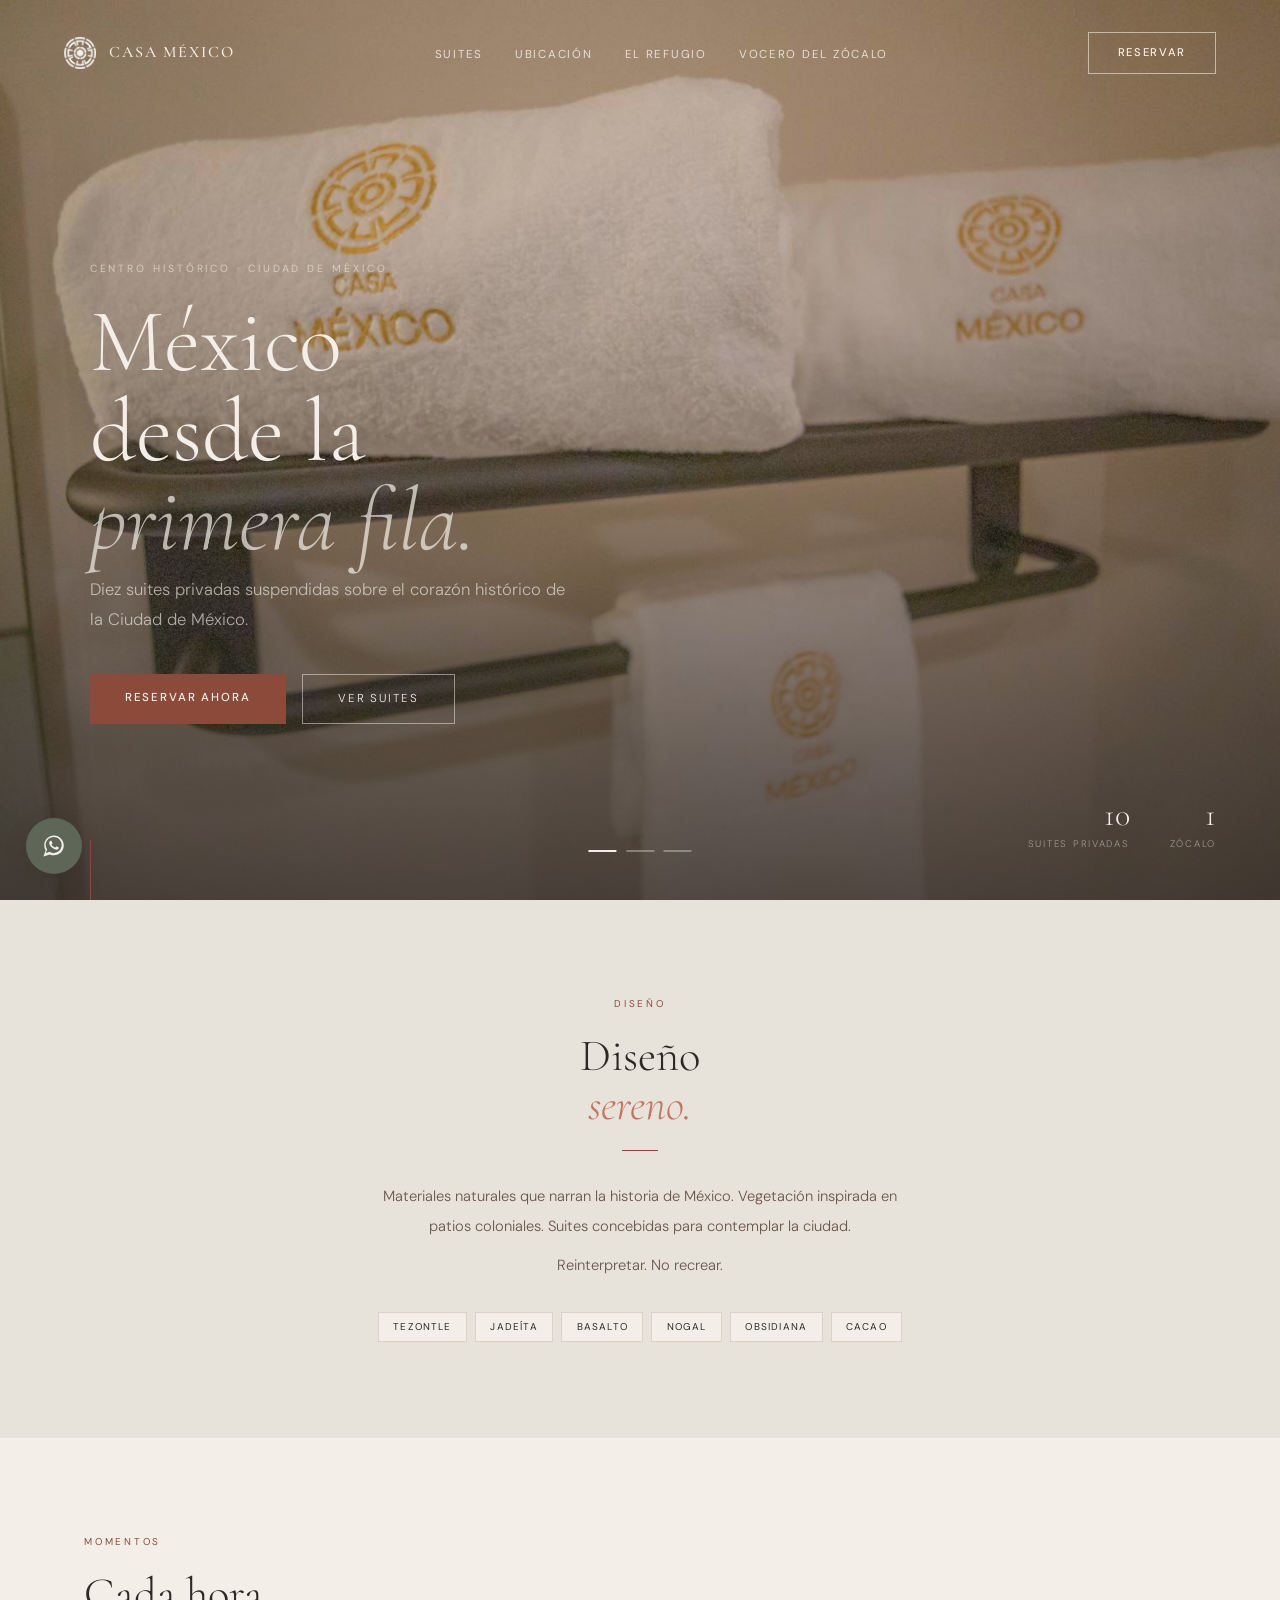
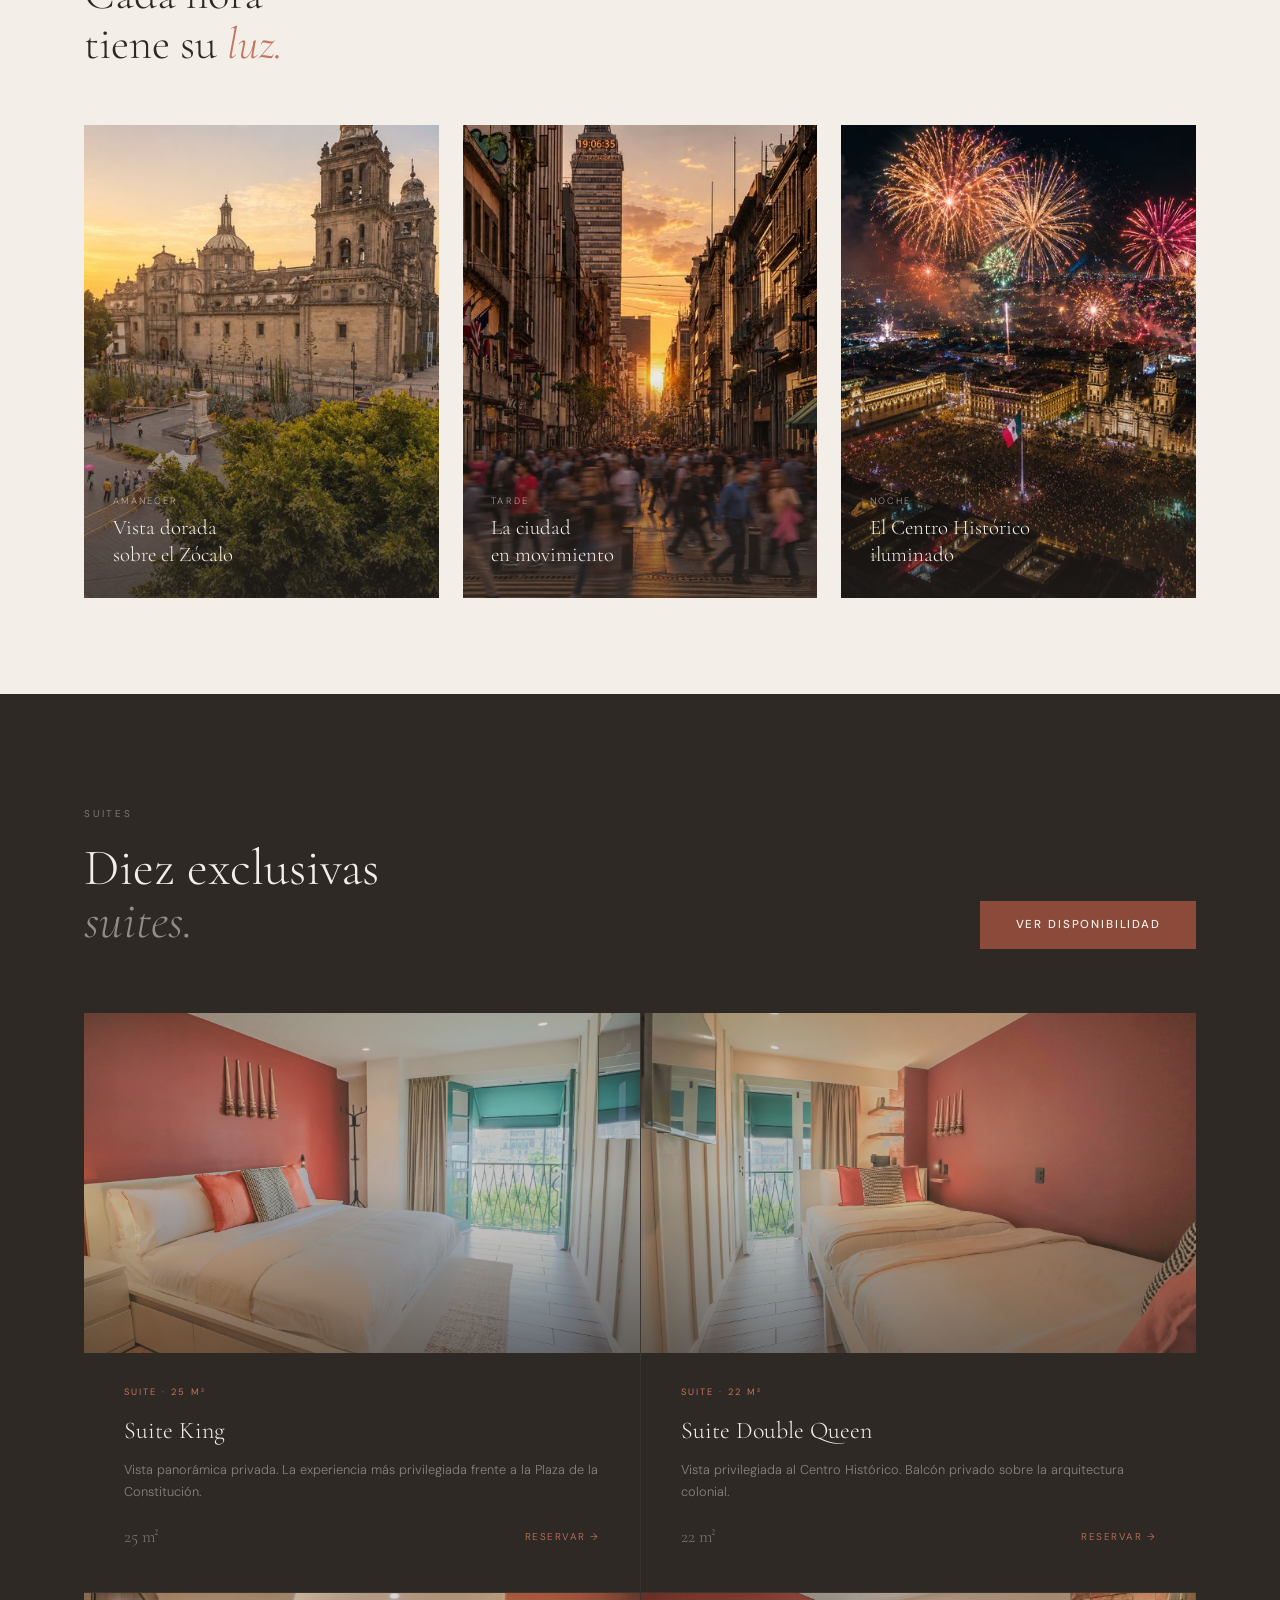
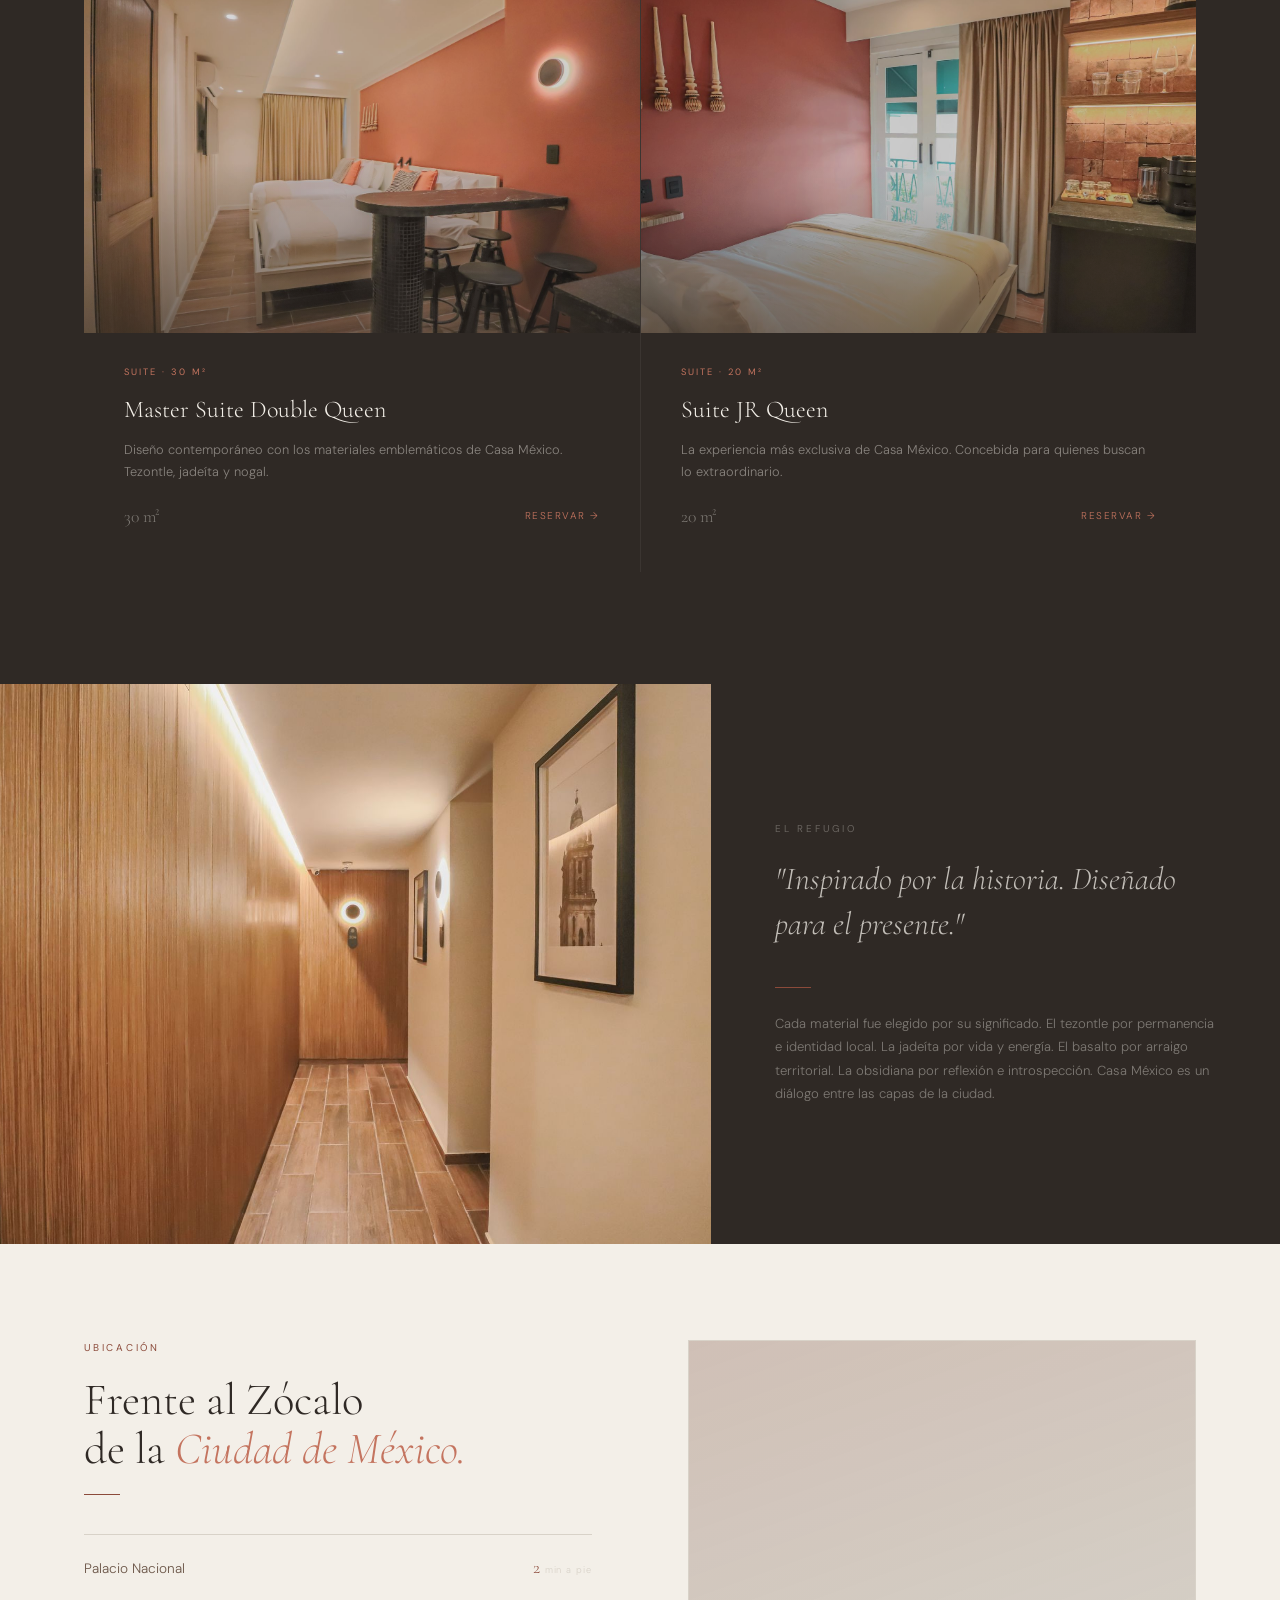
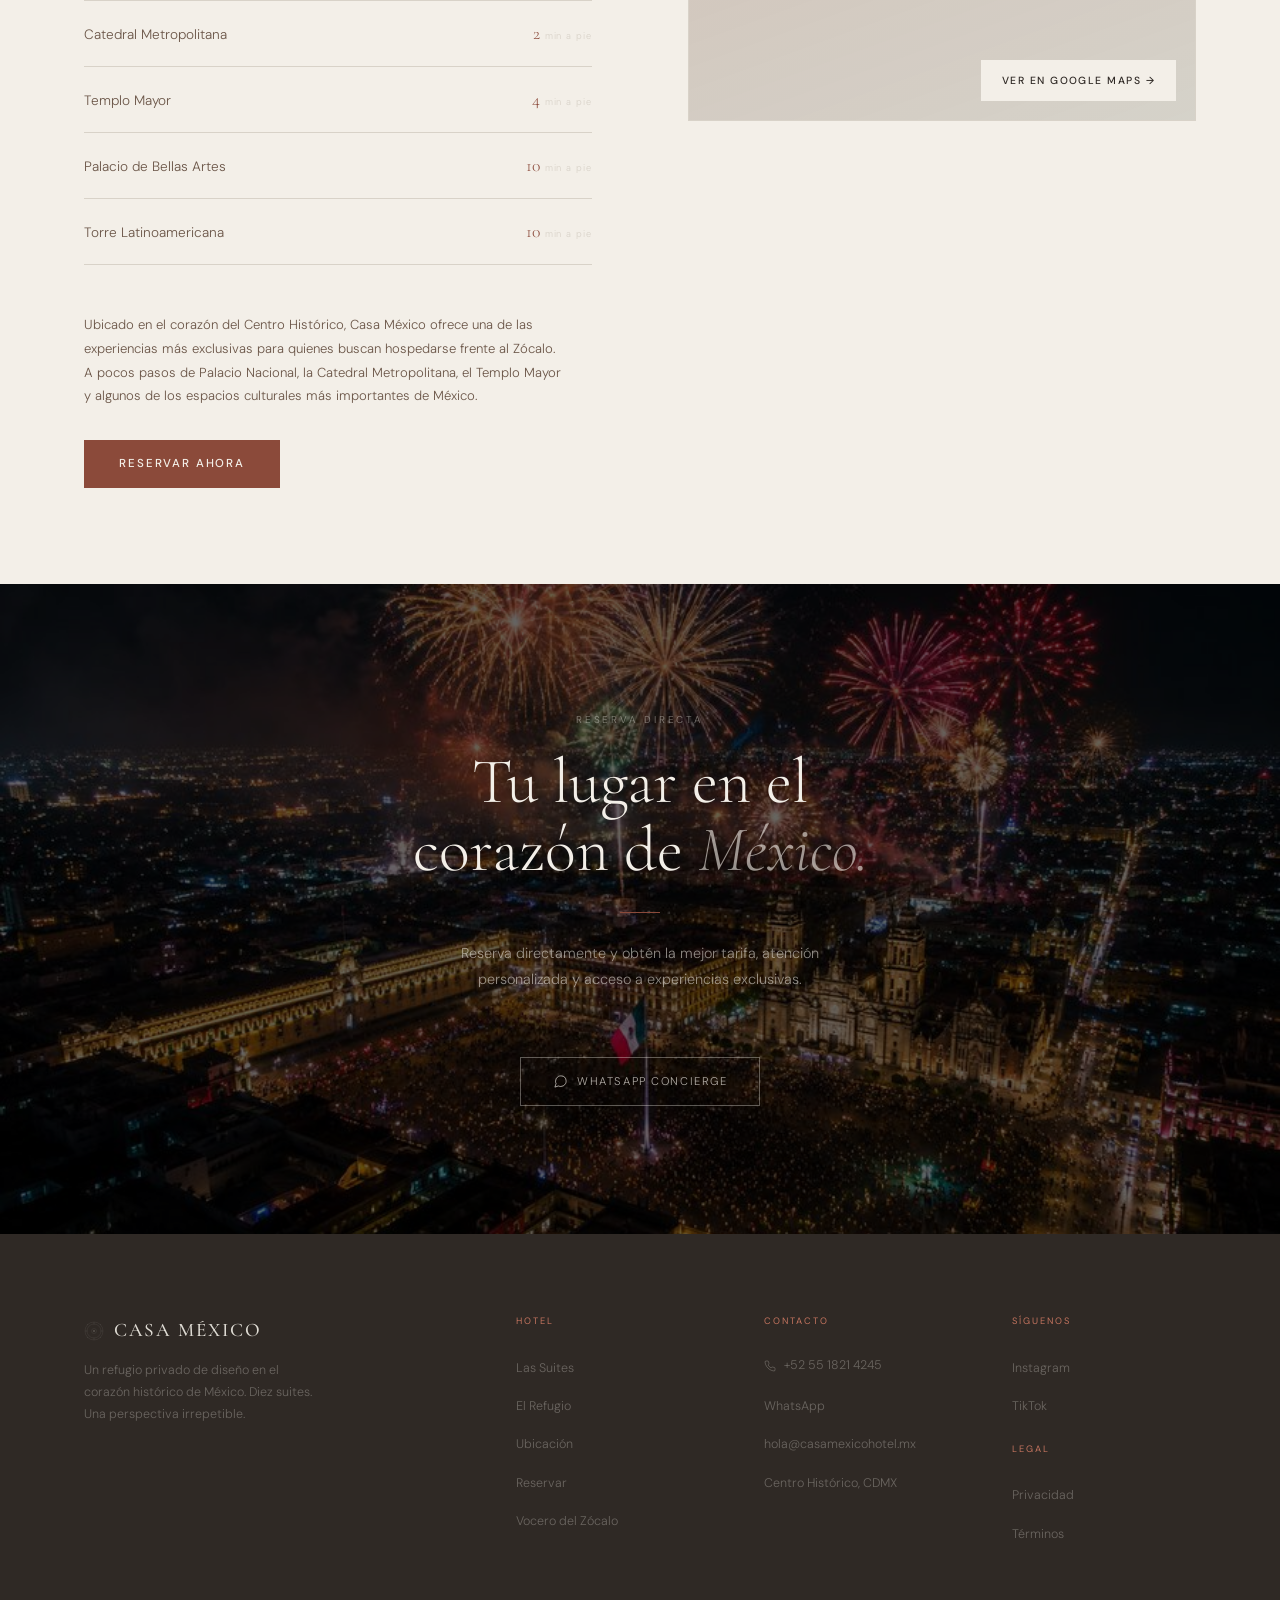
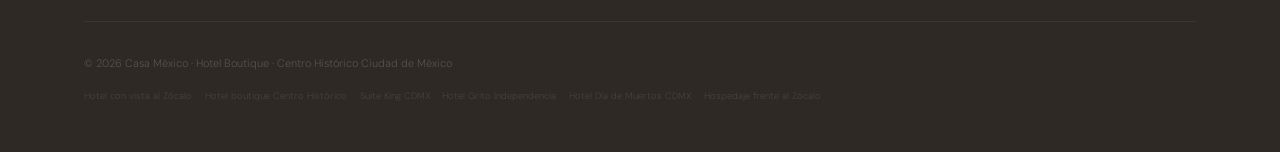
<file: index.html>
<!DOCTYPE html>
<html lang="es">
<head>
<!-- Google Tag Manager -->
<script>(function(w,d,s,l,i){w[l]=w[l]||[];w[l].push({'gtm.start':
new Date().getTime(),event:'gtm.js'});var f=d.getElementsByTagName(s)[0],
j=d.createElement(s),dl=l!='dataLayer'?'&l='+l:'';j.async=true;j.src=
'https://www.googletagmanager.com/gtm.js?id='+i+dl;f.parentNode.insertBefore(j,f);
})(window,document,'script','dataLayer','GTM-WZGLNSL8');gtag('config', 'AW-18410092679');</script>
<!-- End Google Tag Manager -->
<meta charset="UTF-8">
<link rel="icon" type="image/x-icon" href="images/favicon.ico">
<meta name="viewport" content="width=device-width, initial-scale=1.0">
<title>Casa México — Hotel Boutique Frente al Zócalo, Centro Histórico CDMX</title>
<meta name="description" content="Diez suites privadas sobre el Zócalo de la Ciudad de México. Hotel boutique de diseño en el corazón del Centro Histórico. Reserva directa.">
<link rel="preconnect" href="https://fonts.googleapis.com">
<link rel="preconnect" href="https://fonts.gstatic.com" crossorigin>
<link href="https://fonts.googleapis.com/css2?family=Cormorant+Garamond:ital,wght@0,300;0,400;0,500;1,300;1,400&family=DM+Sans:opsz,wght@9..40,300;9..40,400;9..40,500&display=swap" rel="stylesheet">
<link rel="stylesheet" href="css/style.css">

<!-- SEO: canonical + robots -->
<link rel="canonical" href="https://www.lacasamexico.com/">
<meta name="robots" content="index, follow">
<meta name="theme-color" content="#2F2925">

<!-- Open Graph / social sharing -->
<meta property="og:type" content="website">
<meta property="og:site_name" content="Casa México Suites">
<meta property="og:title" content="Casa México — Hotel Boutique Frente al Zócalo, Centro Histórico CDMX">
<meta property="og:description" content="Diez suites privadas sobre el Zócalo de la Ciudad de México. Hotel boutique de diseño en el corazón del Centro Histórico. Reserva directa.">
<meta property="og:image" content="https://www.lacasamexico.com/images/hero/hero-02-zocalo.jpg">
<meta property="og:url" content="https://www.lacasamexico.com/">
<meta property="og:locale" content="es_MX">

<!-- Twitter card -->
<meta name="twitter:card" content="summary_large_image">
<meta name="twitter:title" content="Casa México — Hotel Boutique Frente al Zócalo, Centro Histórico CDMX">
<meta name="twitter:description" content="Diez suites privadas sobre el Zócalo de la Ciudad de México. Hotel boutique de diseño en el corazón del Centro Histórico.">
<meta name="twitter:image" content="https://www.lacasamexico.com/images/hero/hero-02-zocalo.jpg">

<!-- Structured data (Schema.org) for rich results and GEO (AI answer engines) -->
<script type="application/ld+json">
{
  "@context": "https://schema.org",
  "@type": "Hotel",
  "name": "Casa México Suites",
  "description": "Hotel boutique speakeasy de diez suites privadas frente al Zócalo, en el Centro Histórico de la Ciudad de México. Diseño con materiales prehispánicos: tezontle, jadeíta y obsidiana.",
  "image": [
    "https://www.lacasamexico.com/images/hero/hero-02-zocalo.jpg",
    "https://www.lacasamexico.com/images/momentos/momento-01-amanecer.jpg",
    "https://www.lacasamexico.com/images/suites/suite-king.jpg"
  ],
  "url": "https://www.lacasamexico.com/",
  "telephone": "+52-55-1821-4245",
  "email": "hola@casamexicohotel.mx",
  "priceRange": "$$$",
  "numberOfRooms": 10,
  "checkinTime": "15:00",
  "checkoutTime": "12:00",
  "starRating": {
    "@type": "Rating",
    "ratingValue": "4"
  },
  "address": {
    "@type": "PostalAddress",
    "streetAddress": "Centro Histórico",
    "addressLocality": "Ciudad de México",
    "addressRegion": "Ciudad de México",
    "postalCode": "06000",
    "addressCountry": "MX"
  },
  "geo": {
    "@type": "GeoCoordinates",
    "latitude": 19.4326,
    "longitude": -99.1332
  },
  "hasMap": "https://maps.google.com/?q=Zocalo+Centro+Historico+Ciudad+de+Mexico",
  "amenityFeature": [
    { "@type": "LocationFeatureSpecification", "name": "Vista al Zócalo", "value": true },
    { "@type": "LocationFeatureSpecification", "name": "Acceso speakeasy exclusivo", "value": true },
    { "@type": "LocationFeatureSpecification", "name": "Diseño boutique con materiales prehispánicos", "value": true },
    { "@type": "LocationFeatureSpecification", "name": "Reservación directa sin intermediarios", "value": true },
    { "@type": "LocationFeatureSpecification", "name": "WhatsApp Concierge", "value": true },
    { "@type": "LocationFeatureSpecification", "name": "A 2 minutos del Palacio Nacional", "value": true },
    { "@type": "LocationFeatureSpecification", "name": "A 2 minutos de la Catedral Metropolitana", "value": true },
    { "@type": "LocationFeatureSpecification", "name": "A 4 minutos del Templo Mayor", "value": true }
  ],
  "sameAs": [
    "https://www.instagram.com/casamexicozocalo",
    "https://www.tiktok.com/@casamexicozocalo"
  ],
  "containsPlace": [
    {
      "@type": "HotelRoom",
      "name": "Suite King",
      "description": "Vista panorámica privada frente a la Plaza de la Constitución. La experiencia más privilegiada del hotel.",
      "floorSize": { "@type": "QuantitativeValue", "value": 25, "unitCode": "MTK" },
      "bed": { "@type": "BedDetails", "numberOfBeds": 1, "typeOfBed": "King" }
    },
    {
      "@type": "HotelRoom",
      "name": "Suite Double Queen",
      "description": "Vista privilegiada al Centro Histórico con balcón privado sobre la arquitectura colonial.",
      "floorSize": { "@type": "QuantitativeValue", "value": 22, "unitCode": "MTK" },
      "bed": { "@type": "BedDetails", "numberOfBeds": 2, "typeOfBed": "Queen" }
    },
    {
      "@type": "HotelRoom",
      "name": "Master Suite Double Queen",
      "description": "Diseño contemporáneo con los materiales emblemáticos de Casa México: tezontle, jadeíta y nogal.",
      "floorSize": { "@type": "QuantitativeValue", "value": 30, "unitCode": "MTK" },
      "bed": { "@type": "BedDetails", "numberOfBeds": 2, "typeOfBed": "Queen" }
    },
    {
      "@type": "HotelRoom",
      "name": "Suite JR Queen",
      "description": "La experiencia más exclusiva de Casa México. Concebida para quienes buscan lo extraordinario.",
      "floorSize": { "@type": "QuantitativeValue", "value": 20, "unitCode": "MTK" },
      "bed": { "@type": "BedDetails", "numberOfBeds": 1, "typeOfBed": "Queen" }
    }
  ]
}
</script>

<script type="application/ld+json">
{
  "@context": "https://schema.org",
  "@type": "FAQPage",
  "mainEntity": [
    {
      "@type": "Question",
      "name": "¿Dónde está ubicado Casa México?",
      "acceptedAnswer": {
        "@type": "Answer",
        "text": "Casa México está ubicado en el Centro Histórico de la Ciudad de México, frente al Zócalo (Plaza de la Constitución), a 2 minutos a pie del Palacio Nacional y la Catedral Metropolitana, y a 4 minutos del Templo Mayor."
      }
    },
    {
      "@type": "Question",
      "name": "¿Cuántas suites tiene Casa México?",
      "acceptedAnswer": {
        "@type": "Answer",
        "text": "Casa México cuenta con 10 suites privadas, incluyendo Suite King (25 m²), Suite Double Queen (22 m²), Master Suite Double Queen (30 m²) y Suite JR Queen (20 m²)."
      }
    },
    {
      "@type": "Question",
      "name": "¿Qué hace especial a Casa México?",
      "acceptedAnswer": {
        "@type": "Answer",
        "text": "Casa México es el único hotel speakeasy boutique frente al Zócalo de la Ciudad de México. Su acceso es discreto y exclusivo, y su diseño está inspirado en materiales prehispánicos: tezontle, jadeíta, basalto y obsidiana. Ofrece reservación directa con la mejor tarifa garantizada."
      }
    },
    {
      "@type": "Question",
      "name": "¿Cuál es el horario de check-in y check-out?",
      "acceptedAnswer": {
        "@type": "Answer",
        "text": "El check-in es a partir de las 15:00 horas y el check-out es hasta las 12:00 horas."
      }
    },
    {
      "@type": "Question",
      "name": "¿Cómo reservar en Casa México?",
      "acceptedAnswer": {
        "@type": "Answer",
        "text": "Puedes reservar directamente en lacasamexico.com para obtener la mejor tarifa, o contactarnos por WhatsApp al +52 55 4349 6735. También puedes escribirnos a hola@casamexicohotel.mx."
      }
    }
  ]
}
</script>
</head>
<body>
<!-- Google Tag Manager (noscript) -->
<noscript><iframe src="https://www.googletagmanager.com/ns.html?id=GTM-WZGLNSL8"
height="0" width="0" style="display:none;visibility:hidden"></iframe></noscript>
<!-- End Google Tag Manager (noscript) -->

<!-- NAV -->
<nav id="nav">
  <a href="#" class="nav-logo" aria-label="Casa México">
    <img src="images/logo.webp" class="nav-logo-mark" alt="Casa México logo" width="567" height="567" aria-hidden="true">
    <span class="nav-logo-text">Casa México</span>
  </a>
  <ul class="nav-links" id="navLinks">
    <li><a href="#suites">Suites</a></li>
    <li><a href="#ubicacion">Ubicación</a></li>
    <li><a href="#refugio">El Refugio</a></li>
    <li><a href="blog/index.html">Vocero del Zócalo</a></li>
  </ul>
  <a href="#reservar" class="nav-cta">Reservar</a>
  <button class="hamburger" id="hamburger" aria-label="Menú">
    <span></span><span></span><span></span>
  </button>
</nav>

<!-- HERO -->
<section class="hero" id="inicio">
  <div class="hero-marquee" id="heroMarquee">
    <img class="hero-img is-active" src="images/hero/hero-01-suite-terracota.jpg" alt="Suite Casa México — vista interior con pared terracota" loading="eager">
    <img class="hero-img" src="images/hero/hero-02-zocalo.jpg" alt="Vista panorámica del Zócalo de la Ciudad de México desde Casa México">
    <img class="hero-img" src="images/hero/hero-03-suite-entrada.jpg" alt="Suite Casa México — entrada con luminaria circular y materiales artesanales">
  </div>
  <div class="hero-overlay"></div>
  <div class="hero-content">
    <p class="hero-eyebrow">Centro Histórico · Ciudad de México</p>
    <h1 class="sr-only">Casa México — Hotel Boutique Speakeasy frente al Zócalo, Centro Histórico Ciudad de México</h1>
    <p class="hero-hl" aria-hidden="true">México<br>desde la<br><em>primera fila.</em></p>
    <p class="hero-sub">Diez suites privadas suspendidas sobre el corazón histórico de la Ciudad de México.</p>
    <div class="hero-actions">
      <a href="#reservar" class="btn-primary">Reservar ahora</a>
      <a href="#suites" class="btn-outline">Ver suites</a>
    </div>
  </div>
  <div class="hero-stats">
    <div>
      <span class="hero-stat-n">10</span>
      <span class="hero-stat-l">Suites privadas</span>
    </div>
    <div>
      <span class="hero-stat-n">1</span>
      <span class="hero-stat-l">Zócalo</span>
    </div>
  </div>
  <div class="hero-marquee-dots" id="heroDots">
    <button class="is-active" aria-label="Vista 1" data-index="0"></button>
    <button aria-label="Vista 2" data-index="1"></button>
    <button aria-label="Vista 3" data-index="2"></button>
  </div>
  <div class="scroll-line"></div>
</section>

<!-- DISEÑO (texto, sin imagen — fotos integradas en el hero) -->
<div class="diseno-section" id="diseno">
  <div class="diseno-inner">
    <p class="eyebrow reveal">Diseño</p>
    <h2 class="section-title reveal">Diseño<br><em>sereno.</em></h2>
    <div class="rule reveal"></div>
    <div class="diseno-body reveal">
      <p>Materiales naturales que narran la historia de México. Vegetación inspirada en patios coloniales. Suites concebidas para contemplar la ciudad.</p>
      <p>Reinterpretar. No recrear.</p>
    </div>
    <div class="materials-row reveal">
      <span class="material-chip">Tezontle</span>
      <span class="material-chip">Jadeíta</span>
      <span class="material-chip">Basalto</span>
      <span class="material-chip">Nogal</span>
      <span class="material-chip">Obsidiana</span>
      <span class="material-chip">Cacao</span>
    </div>
  </div>
</div>

<!-- MOMENTOS -->
<section class="momentos-section" id="momentos">
  <div class="container">
    <p class="eyebrow reveal">Momentos</p>
    <h2 class="section-title reveal">Cada hora<br>tiene su <em>luz.</em></h2>
    <div class="momentos-grid reveal">
      <div class="momento-item">
        <img src="images/momentos/momento-01-amanecer.jpg" alt="Amanecer sobre el Zócalo de la Ciudad de México visto desde Casa México Hotel Boutique">
        <div class="momento-overlay"></div>
        <div class="momento-caption">
          <span class="momento-label">Amanecer</span>
          <span class="momento-title">Vista dorada<br>sobre el Zócalo</span>
        </div>
      </div>
      <div class="momento-item">
        <img src="images/momentos/momento-02-tarde.jpg" alt="Tarde en el Centro Histórico de la Ciudad de México — vista desde Casa México">
        <div class="momento-overlay"></div>
        <div class="momento-caption">
          <span class="momento-label">Tarde</span>
          <span class="momento-title">La ciudad<br>en movimiento</span>
        </div>
      </div>
      <div class="momento-item">
        <img src="images/momentos/momento-03-noche.jpg" alt="Centro Histórico de la Ciudad de México iluminado de noche — Casa México speakeasy hotel">
        <div class="momento-overlay"></div>
        <div class="momento-caption">
          <span class="momento-label">Noche</span>
          <span class="momento-title">El Centro Histórico<br>iluminado</span>
        </div>
      </div>
    </div>
  </div>
</section>

<!-- SUITES -->
<section class="suites-section" id="suites">
  <div class="container">
    <div class="suites-header">
      <div>
        <p class="eyebrow" style="color:rgba(243,239,232,.4)">Suites</p>
      <h2 class="suites-title reveal">Diez exclusivas<br><em>suites.</em></h2>
      </div>
      <a href="#reservar" class="btn-primary">Ver disponibilidad</a>
    </div>
    <div class="suites-grid reveal">
      <a href="#reservar" class="suite-card">
        <div class="suite-img">
          <img src="images/suites/suite-king.jpg" alt="Suite King con vista al Zócalo — Casa México Hotel Boutique Centro Histórico CDMX">
          <div class="suite-img-overlay"></div>
        </div>
        <div class="suite-body">
          <span class="suite-type">Suite · 25 m²</span>
          <h3 class="suite-name">Suite King</h3>
          <p class="suite-desc">Vista panorámica privada. La experiencia más privilegiada frente a la Plaza de la Constitución.</p>
          <div class="suite-meta">
            <span class="suite-size">25 m²</span>
            <span class="suite-link">Reservar →</span>
          </div>
        </div>
      </a>
      <a href="#reservar" class="suite-card">
        <div class="suite-img">
          <img src="images/suites/suite-double-queen.jpg" alt="Suite Double Queen con balcón y vista colonial — Hotel Boutique Zócalo Ciudad de México">
          <div class="suite-img-overlay"></div>
        </div>
        <div class="suite-body">
          <span class="suite-type">Suite · 22 m²</span>
          <h3 class="suite-name">Suite Double Queen</h3>
          <p class="suite-desc">Vista privilegiada al Centro Histórico. Balcón privado sobre la arquitectura colonial.</p>
          <div class="suite-meta">
            <span class="suite-size">22 m²</span>
            <span class="suite-link">Reservar →</span>
          </div>
        </div>
      </a>
      <a href="#reservar" class="suite-card">
        <div class="suite-img">
          <img src="images/suites/master-suite-double-queen.jpg" alt="Master Suite Double Queen diseño boutique tezontle — Casa México Centro Histórico">
          <div class="suite-img-overlay"></div>
        </div>
        <div class="suite-body">
          <span class="suite-type">Suite · 30 m²</span>
          <h3 class="suite-name">Master Suite Double Queen</h3>
          <p class="suite-desc">Diseño contemporáneo con los materiales emblemáticos de Casa México. Tezontle, jadeíta y nogal.</p>
          <div class="suite-meta">
            <span class="suite-size">30 m²</span>
            <span class="suite-link">Reservar →</span>
          </div>
        </div>
      </a>
      <a href="#reservar" class="suite-card">
        <div class="suite-img">
          <img src="images/suites/suite-jr-queen.jpg" alt="Suite JR Queen exclusiva — Hotel Boutique frente al Zócalo CDMX">
          <div class="suite-img-overlay"></div>
        </div>
        <div class="suite-body">
          <span class="suite-type">Suite · 20 m²</span>
          <h3 class="suite-name">Suite JR Queen</h3>
          <p class="suite-desc">La experiencia más exclusiva de Casa México. Concebida para quienes buscan lo extraordinario.</p>
          <div class="suite-meta">
            <span class="suite-size">20 m²</span>
            <span class="suite-link">Reservar →</span>
          </div>
        </div>
      </a>
    </div>
  </div>
</section>

<!-- EL REFUGIO -->
<div class="refugio-section" id="refugio">
  <div class="refugio-grid">
    <div class="refugio-img">
      <img src="images/refugio/acceso-refugio.jpg" alt="Acceso privado al lobby de Casa México — Hotel boutique speakeasy en el Zócalo">
    </div>
    <div class="refugio-content">
      <p class="eyebrow" style="color:rgba(243,239,232,.3)" >El Refugio</p>
      <blockquote class="refugio-quote reveal">"Inspirado por la historia. Diseñado para el presente."</blockquote>
      <div class="refugio-rule"></div>
      <p class="refugio-body reveal">Cada material fue elegido por su significado. El tezontle por permanencia e identidad local. La jadeíta por vida y energía. El basalto por arraigo territorial. La obsidiana por reflexión e introspección. Casa México es un diálogo entre las capas de la ciudad.</p>
    </div>
  </div>
</div>

<!-- UBICACIÓN -->
<section class="ubicacion-section" id="ubicacion">
  <div class="container">
    <div class="ubicacion-grid">
      <div>
        <p class="eyebrow reveal">Ubicación</p>
        <h2 class="section-title reveal">Frente al Zócalo<br>de la <em>Ciudad de México.</em></h2>
        <div class="rule reveal"></div>
        <div class="walk-list reveal">
          <div class="walk-item">
            <span class="walk-place">Palacio Nacional</span>
            <span class="walk-time">2<span>min a pie</span></span>
          </div>
          <div class="walk-item">
            <span class="walk-place">Catedral Metropolitana</span>
            <span class="walk-time">2<span>min a pie</span></span>
          </div>
          <div class="walk-item">
            <span class="walk-place">Templo Mayor</span>
            <span class="walk-time">4<span>min a pie</span></span>
          </div>
          <div class="walk-item">
            <span class="walk-place">Palacio de Bellas Artes</span>
            <span class="walk-time">10<span>min a pie</span></span>
          </div>
          <div class="walk-item">
            <span class="walk-place">Torre Latinoamericana</span>
            <span class="walk-time">10<span>min a pie</span></span>
          </div>
        </div>
        <p class="ubicacion-seo reveal">Ubicado en el corazón del Centro Histórico, Casa México ofrece una de las experiencias más exclusivas para quienes buscan hospedarse frente al Zócalo. A pocos pasos de Palacio Nacional, la Catedral Metropolitana, el Templo Mayor y algunos de los espacios culturales más importantes de México.</p>
        <a href="#reservar" class="btn-primary" style="margin-top:2rem;display:inline-block">Reservar ahora</a>
      </div>
      <div>
        <div class="map-block reveal">
          <iframe class="map-frame" src="https://maps.google.com/maps?q=19.4337551,-99.134352&z=16&output=embed" loading="lazy" referrerpolicy="no-referrer-when-downgrade" title="Casa México en el mapa"></iframe>
          <div class="map-tint"></div>
          <a href="https://maps.app.goo.gl/H4fQFqKNzfEJtXn68" target="_blank" rel="noopener" class="map-link">Ver en Google Maps →</a>
        </div>
      </div>
    </div>
  </div>
</section>

<!-- CIERRE / RESERVA -->
<section class="cierre-section" id="reservar">
  <img class="cierre-img" src="images/cierre/zocalo-noche.jpg" alt="Vista nocturna del Zócalo de la Ciudad de México desde Casa México Hotel Boutique">
  <div class="cierre-content">
    <p class="eyebrow" style="color:rgba(243,239,232,.4)">Reserva directa</p>
    <h2 class="cierre-title">Tu lugar en el<br>corazón de <em>México.</em></h2>
    <div class="cierre-rule"></div>
    <p class="cierre-sub">Reserva directamente y obtén la mejor tarifa, atención personalizada y acceso a experiencias exclusivas.</p>
    <div class="cierre-ctas">
      <div class="reservar-widget">
        <script type="text/javascript" src="https://resx.octorate.com/octobook/resources/widget/js/form.js" data-sitekey="286c792a217ca7bfc281cea5f27893cb"></script>
      </div>
      <a href="https://wa.me/525543496735" class="btn-wa">
        <svg width="15" height="15" viewBox="0 0 24 24" fill="none" stroke="currentColor" stroke-width="1.5" aria-hidden="true"><path d="M21 11.5a8.38 8.38 0 01-.9 3.8 8.5 8.5 0 01-7.6 4.7 8.38 8.38 0 01-3.8-.9L3 21l1.9-5.7a8.38 8.38 0 01-.9-3.8 8.5 8.5 0 014.7-7.6 8.38 8.38 0 013.8-.9h.5a8.48 8.48 0 018 8v.5z"/></svg>
        WhatsApp Concierge
      </a>
    </div>
  </div>
</section>

<!-- FOOTER -->
<footer>
  <div class="container">
    <div class="footer-top">
      <div>
        <div class="footer-brand-name">
          <svg width="20" height="20" viewBox="0 0 80 80" fill="none" aria-hidden="true"><circle cx="40" cy="40" r="36" stroke="rgba(243,239,232,.4)" stroke-width="1.2"/><circle cx="40" cy="40" r="28" stroke="rgba(243,239,232,.4)" stroke-width="1.2"/><circle cx="40" cy="40" r="10" stroke="rgba(243,239,232,.4)" stroke-width="1.2"/><circle cx="40" cy="40" r="4" fill="rgba(243,239,232,.4)"/><line x1="40" y1="4" x2="40" y2="14" stroke="rgba(243,239,232,.4)" stroke-width="1.2"/><line x1="40" y1="66" x2="40" y2="76" stroke="rgba(243,239,232,.4)" stroke-width="1.2"/><line x1="4" y1="40" x2="14" y2="40" stroke="rgba(243,239,232,.4)" stroke-width="1.2"/><line x1="66" y1="40" x2="76" y2="40" stroke="rgba(243,239,232,.4)" stroke-width="1.2"/><circle cx="65.5" cy="14.5" r="1.5" fill="rgba(243,239,232,.4)"/><circle cx="65.5" cy="65.5" r="1.5" fill="rgba(243,239,232,.4)"/><circle cx="14.5" cy="14.5" r="1.5" fill="rgba(243,239,232,.4)"/><circle cx="14.5" cy="65.5" r="1.5" fill="rgba(243,239,232,.4)"/></svg>
          Casa México
        </div>
        <p class="footer-tagline">Un refugio privado de diseño en el corazón histórico de México. Diez suites. Una perspectiva irrepetible.</p>
      </div>
      <div>
        <h4 class="footer-col-title">Hotel</h4>
        <ul class="footer-links">
          <li><a href="#suites">Las Suites</a></li>
          <li><a href="#refugio">El Refugio</a></li>
          <li><a href="#ubicacion">Ubicación</a></li>
          <li><a href="#reservar">Reservar</a></li>
          <li><a href="blog/index.html">Vocero del Zócalo</a></li>
        </ul>
      </div>
      <div>
        <h4 class="footer-col-title">Contacto</h4>
        <ul class="footer-links">
          <li><a href="tel:+525518214245" class="footer-phone"><svg width="12" height="12" viewBox="0 0 24 24" fill="none" stroke="currentColor" stroke-width="1.5" aria-hidden="true"><path d="M22 16.92v3a2 2 0 01-2.18 2 19.79 19.79 0 01-8.63-3.07 19.5 19.5 0 01-6-6 19.79 19.79 0 01-3.07-8.67A2 2 0 014.11 2h3a2 2 0 012 1.72c.127.96.361 1.903.7 2.81a2 2 0 01-.45 2.11L8.09 9.91a16 16 0 006 6l1.27-1.27a2 2 0 012.11-.45c.907.339 1.85.573 2.81.7A2 2 0 0122 16.92z"/></svg>+52 55 1821 4245</a></li>
          <li><a href="https://wa.me/525543496735">WhatsApp</a></li>
          <li><a href="mailto:hola@casamexicohotel.mx">hola@casamexicohotel.mx</a></li>
          <li><a href="#">Centro Histórico, CDMX</a></li>
        </ul>
      </div>
      <div>
        <h4 class="footer-col-title">Síguenos</h4>
        <ul class="footer-links">
          <li><a href="https://www.instagram.com/casamexicozocalo" target="_blank" rel="noopener">Instagram</a></li>
          
          <li><a href="https://www.tiktok.com/@casamexicozocalo" target="_blank" rel="noopener">TikTok</a></li>
        </ul>
        <h4 class="footer-col-title" style="margin-top:1.5rem">Legal</h4>
        <ul class="footer-links">
          <li><a href="#">Privacidad</a></li>
          <li><a href="#">Términos</a></li>
        </ul>
      </div>
    </div>
    <div class="footer-bottom">
      <p class="footer-copy">© 2026 Casa México · Hotel Boutique · Centro Histórico Ciudad de México</p>
      <div class="footer-seo">
        <a href="#">Hotel con vista al Zócalo</a>
        <a href="#">Hotel boutique Centro Histórico</a>
        <a href="#">Suite King CDMX</a>
        <a href="#">Hotel Grito Independencia</a>
        <a href="#">Hotel Día de Muertos CDMX</a>
        <a href="#">Hospedaje frente al Zócalo</a>
      </div>
    </div>
  </div>
</footer>

<a href="https://wa.me/525543496735?text=Hola%21%20Estoy%20interesado%20en%20reservar%20en%20Casa%20M%C3%A9xico%20en%20el%20Z%C3%B3calo%20de%20la%20Ciudad%20de%20M%C3%A9xico" class="btn-wa-float" target="_blank" rel="noopener" aria-label="Escríbenos por WhatsApp">
  <svg viewBox="0 0 32 32" fill="var(--hueso)" aria-hidden="true"><path d="M16.01 3C9.38 3 4 8.38 4 15.01c0 2.3.64 4.45 1.75 6.29L3 29l7.9-2.66a11.9 11.9 0 005.1 1.14h.01c6.63 0 12-5.38 12-12.01C28 8.38 22.63 3 16.01 3zm0 21.8h-.01a9.8 9.8 0 01-4.98-1.36l-.36-.21-4.69 1.58 1.57-4.57-.23-.37a9.75 9.75 0 01-1.5-5.18c0-5.4 4.4-9.79 9.8-9.79 2.62 0 5.08 1.02 6.93 2.88a9.73 9.73 0 012.87 6.92c0 5.4-4.4 9.8-9.8 9.8zm5.36-7.34c-.29-.15-1.73-.85-2-.95-.27-.1-.47-.15-.66.15-.2.29-.76.95-.93 1.15-.17.19-.34.22-.63.07-.29-.15-1.24-.46-2.36-1.46-.87-.78-1.46-1.74-1.63-2.03-.17-.29-.02-.45.13-.6.13-.13.29-.34.44-.51.15-.17.19-.29.29-.49.1-.19.05-.36-.02-.51-.07-.15-.66-1.58-.9-2.17-.24-.57-.48-.5-.66-.51h-.56c-.19 0-.51.07-.78.36-.27.29-1.02 1-1.02 2.44s1.05 2.83 1.19 3.03c.15.19 2.05 3.13 4.97 4.39.69.3 1.23.48 1.65.61.69.22 1.32.19 1.82.11.55-.08 1.73-.71 1.98-1.39.24-.68.24-1.27.17-1.39-.07-.12-.26-.19-.55-.34z"/></svg>
</a>

<script src="js/script.js" defer></script>
</body>
</html>
</file>
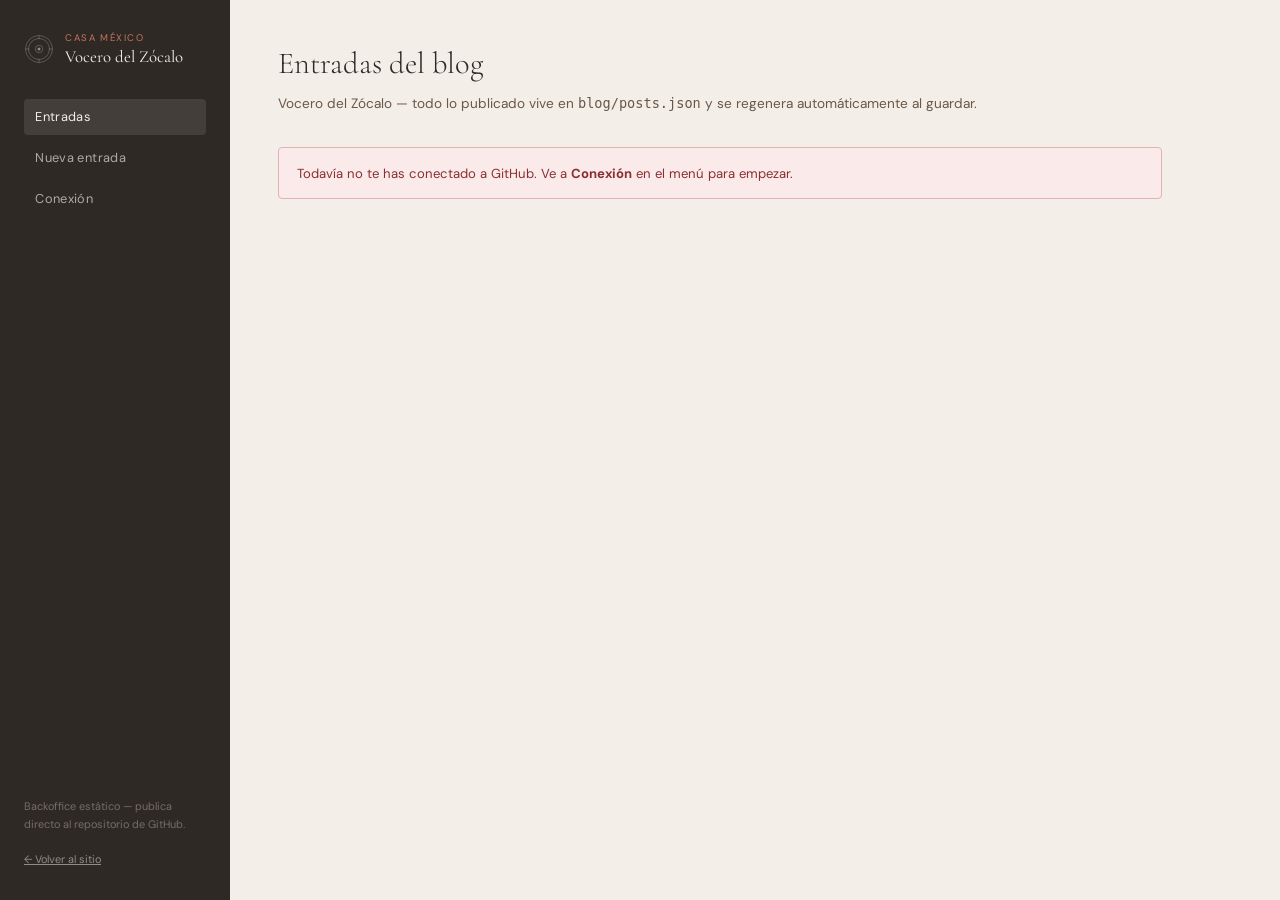
<file: admin/index.html>
<!DOCTYPE html>
<html lang="es">
<head>
<meta charset="UTF-8">
<meta name="viewport" content="width=device-width, initial-scale=1.0">
<title>Backoffice — Vocero del Zócalo</title>
<meta name="robots" content="noindex, nofollow">
<link rel="icon" type="image/x-icon" href="../images/favicon.ico">
<link rel="preconnect" href="https://fonts.googleapis.com">
<link rel="preconnect" href="https://fonts.gstatic.com" crossorigin>
<link href="https://fonts.googleapis.com/css2?family=Cormorant+Garamond:ital,wght@0,300;0,400;0,500;1,300;1,400&family=DM+Sans:opsz,wght@9..40,300;9..40,400;9..40,500&display=swap" rel="stylesheet">
<style>
*,*::before,*::after{box-sizing:border-box;margin:0;padding:0}
:root{
  --hueso:#F3EFE8; --marmol:#E7E3DB; --greige:#D8D2C8; --musgo:#5E6657;
  --nogal:#6B5648; --cafe:#2F2925; --terracota:#8B4A3A; --terracota-light:#C4745F;
  --verde:#5E7A5E; --rojo:#A94438;
  --serif:'Cormorant Garamond',Georgia,serif; --sans:'DM Sans',system-ui,sans-serif;
}
html,body{height:100%}
body{background:var(--hueso);color:var(--cafe);font-family:var(--sans);font-weight:400;font-size:14px;line-height:1.6}
a{color:inherit}
button{font-family:inherit;cursor:pointer}

/* ---------- shell ---------- */
.vz-shell{display:flex;min-height:100vh}
.vz-sidebar{width:230px;flex:none;background:var(--cafe);color:var(--hueso);padding:2rem 1.5rem;display:flex;flex-direction:column;gap:2rem}
.vz-brand{display:flex;align-items:center;gap:.7rem}
.vz-brand svg{flex:none}
.vz-brand-text{font-family:var(--serif);font-size:1.05rem;line-height:1.2}
.vz-brand-text small{display:block;font-family:var(--sans);font-size:.6rem;letter-spacing:.15em;text-transform:uppercase;color:var(--terracota-light);margin-bottom:.2rem}
.vz-nav{display:flex;flex-direction:column;gap:.3rem}
.vz-nav button{background:none;border:none;text-align:left;color:rgba(243,239,232,.65);padding:.6rem .7rem;font-size:.8rem;letter-spacing:.03em;border-radius:4px;transition:all .15s}
.vz-nav button:hover{color:var(--hueso);background:rgba(243,239,232,.06)}
.vz-nav button.is-active{color:var(--hueso);background:rgba(243,239,232,.1)}
.vz-sidebar-foot{margin-top:auto;font-size:.68rem;color:rgba(243,239,232,.35);line-height:1.6}
.vz-sidebar-foot a{color:rgba(243,239,232,.5);text-decoration:underline}
.vz-main{flex:1;padding:2.5rem 3rem;max-width:980px}
.vz-view{display:none}
.vz-view.is-active{display:block}
h1.vz-title{font-family:var(--serif);font-weight:300;font-size:1.9rem;margin-bottom:.3rem}
.vz-sub{color:var(--nogal);font-size:.85rem;margin-bottom:2rem}

/* ---------- cards / forms ---------- */
.vz-card{background:#fff;border:1px solid var(--greige);border-radius:6px;padding:1.8rem;margin-bottom:1.5rem}
.vz-row{display:grid;grid-template-columns:1fr 1fr;gap:1.2rem}
.vz-field{margin-bottom:1.2rem}
.vz-field label{display:block;font-size:.72rem;letter-spacing:.05em;text-transform:uppercase;color:var(--nogal);margin-bottom:.4rem;font-weight:500}
.vz-field .vz-hint{font-size:.72rem;color:rgba(107,86,72,.6);margin-top:.35rem}
input[type=text],input[type=date],input[type=password],textarea,select{
  width:100%;border:1px solid var(--greige);border-radius:4px;padding:.6rem .8rem;font-family:var(--sans);font-size:.88rem;color:var(--cafe);background:var(--hueso);
}
input:focus,textarea:focus,select:focus{outline:none;border-color:var(--terracota)}
textarea{resize:vertical;min-height:70px}
.vz-counter{font-size:.68rem;color:rgba(107,86,72,.55);text-align:right;margin-top:.25rem}
.vz-counter.is-over{color:var(--rojo)}

/* ---------- buttons ---------- */
.vz-btn{display:inline-flex;align-items:center;gap:.5rem;border:1px solid var(--greige);background:#fff;color:var(--cafe);padding:.6rem 1.3rem;font-size:.75rem;letter-spacing:.05em;text-transform:uppercase;border-radius:4px;transition:all .15s}
.vz-btn:hover{border-color:var(--cafe)}
.vz-btn-primary{background:var(--terracota);border-color:var(--terracota);color:#fff}
.vz-btn-primary:hover{background:var(--cafe);border-color:var(--cafe)}
.vz-btn-danger{background:#fff;border-color:var(--rojo);color:var(--rojo)}
.vz-btn-danger:hover{background:var(--rojo);color:#fff}
.vz-btn:disabled{opacity:.45;cursor:not-allowed}
.vz-btn-row{display:flex;gap:.8rem;flex-wrap:wrap;margin-top:1.5rem}

/* ---------- table ---------- */
.vz-table{width:100%;border-collapse:collapse}
.vz-table th{text-align:left;font-size:.68rem;letter-spacing:.05em;text-transform:uppercase;color:var(--nogal);padding:.6rem .8rem;border-bottom:1px solid var(--greige)}
.vz-table td{padding:.8rem;border-bottom:1px solid var(--marmol);font-size:.85rem;vertical-align:middle}
.vz-table tr:last-child td{border-bottom:none}
.vz-pill{font-size:.62rem;letter-spacing:.05em;text-transform:uppercase;padding:.25rem .6rem;border-radius:20px;background:var(--marmol);color:var(--nogal)}
.vz-pill.is-draft{background:#F3E4C8;color:#8a5a1a}
.vz-table-actions{display:flex;gap:.5rem}
.vz-table-actions button{font-size:.68rem;letter-spacing:.03em;text-transform:uppercase;background:none;border:none;color:var(--terracota);text-decoration:underline}
.vz-table-actions button.danger{color:var(--rojo)}

/* ---------- editor toolbar ---------- */
.vz-tabs{display:flex;gap:.4rem;margin-bottom:.6rem}
.vz-tabs button{background:var(--marmol);border:none;padding:.4rem 1rem;font-size:.68rem;letter-spacing:.05em;text-transform:uppercase;border-radius:4px 4px 0 0;color:var(--nogal)}
.vz-tabs button.is-active{background:var(--cafe);color:var(--hueso)}
.vz-toolbar{display:flex;gap:.3rem;flex-wrap:wrap;background:var(--marmol);padding:.5rem;border:1px solid var(--greige);border-bottom:none;border-radius:4px 4px 0 0}
.vz-toolbar button{background:#fff;border:1px solid var(--greige);border-radius:3px;width:30px;height:30px;font-size:.8rem;color:var(--cafe)}
.vz-toolbar button:hover{border-color:var(--terracota);color:var(--terracota)}
.vz-editor{border:1px solid var(--greige);border-radius:0 0 4px 4px;padding:1rem;min-height:320px;background:#fff;font-size:.92rem;line-height:1.75;overflow-y:auto}
.vz-editor:focus{outline:none;border-color:var(--terracota)}
.vz-editor h2{font-family:var(--serif);font-size:1.3rem;margin:.8rem 0 .4rem}
.vz-editor h3{font-family:var(--serif);font-size:1.1rem;margin:.7rem 0 .4rem}
.vz-editor p{margin-bottom:.8rem}
.vz-editor blockquote{border-left:3px solid var(--terracota);padding-left:1rem;font-style:italic;color:var(--nogal);margin:.8rem 0}
.vz-html-raw{display:none;width:100%;min-height:320px;font-family:ui-monospace,monospace;font-size:.78rem}
.vz-html-raw.is-active{display:block}
.vz-editor.is-hidden{display:none}

/* ---------- cover preview ---------- */
.vz-cover-preview{width:220px;aspect-ratio:4/3;background:var(--marmol);border-radius:4px;overflow:hidden;margin-bottom:.8rem;display:flex;align-items:center;justify-content:center;color:rgba(107,86,72,.4);font-size:.7rem;text-align:center}
.vz-cover-preview img{width:100%;height:100%;object-fit:cover}

/* ---------- log / status ---------- */
.vz-log{background:var(--cafe);color:var(--hueso);border-radius:6px;padding:1rem 1.2rem;font-size:.78rem;font-family:ui-monospace,monospace;max-height:220px;overflow-y:auto;margin-top:1.2rem;display:none}
.vz-log.is-visible{display:block}
.vz-log div{padding:.15rem 0;opacity:.85}
.vz-log div.ok{color:#9fcf9f}
.vz-log div.err{color:#e39b9b}

/* ---------- gate / settings ---------- */
.vz-gate{max-width:460px;margin:4rem auto;text-align:center}
.vz-gate .vz-card{text-align:left}
.vz-badge-conn{display:inline-flex;align-items:center;gap:.4rem;font-size:.72rem;color:var(--verde)}
.vz-badge-conn::before{content:"";width:7px;height:7px;border-radius:50%;background:var(--verde)}
.vz-alert{background:#FBEAEA;border:1px solid #E3B3B3;color:#8a2f2f;padding:.9rem 1.1rem;border-radius:4px;font-size:.82rem;margin-bottom:1.2rem}
.vz-alert.ok{background:#EAF3EA;border-color:#B7D4B7;color:#31552f}

@media(max-width:820px){
  .vz-shell{flex-direction:column}
  .vz-sidebar{width:100%;flex-direction:row;align-items:center;padding:1rem 1.2rem}
  .vz-nav{flex-direction:row;flex-wrap:wrap}
  .vz-sidebar-foot{display:none}
  .vz-main{padding:1.5rem}
  .vz-row{grid-template-columns:1fr}
}
</style>
</head>
<body>

<div class="vz-shell">
  <aside class="vz-sidebar">
    <div class="vz-brand">
      <svg width="30" height="30" viewBox="0 0 80 80" fill="none" aria-hidden="true"><circle cx="40" cy="40" r="36" stroke="rgba(243,239,232,.5)" stroke-width="1.2"/><circle cx="40" cy="40" r="28" stroke="rgba(243,239,232,.5)" stroke-width="1.2"/><circle cx="40" cy="40" r="10" stroke="rgba(243,239,232,.5)" stroke-width="1.2"/><circle cx="40" cy="40" r="4" fill="rgba(243,239,232,.5)"/><line x1="40" y1="4" x2="40" y2="14" stroke="rgba(243,239,232,.5)" stroke-width="1.2"/><line x1="40" y1="66" x2="40" y2="76" stroke="rgba(243,239,232,.5)" stroke-width="1.2"/><line x1="4" y1="40" x2="14" y2="40" stroke="rgba(243,239,232,.5)" stroke-width="1.2"/><line x1="66" y1="40" x2="76" y2="40" stroke="rgba(243,239,232,.5)" stroke-width="1.2"/></svg>
      <div class="vz-brand-text"><small>Casa México</small>Vocero del Zócalo</div>
    </div>
    <nav class="vz-nav" id="mainNav">
      <button data-view="dashboard" class="is-active">Entradas</button>
      <button data-view="editor">Nueva entrada</button>
      <button data-view="settings">Conexión</button>
    </nav>
    <div class="vz-sidebar-foot">
      Backoffice estático — publica directo al repositorio de GitHub.<br><br>
      <a href="../index.html">← Volver al sitio</a>
    </div>
  </aside>

  <main class="vz-main">

    <!-- ============ SETTINGS / CONEXIÓN ============ -->
    <section class="vz-view" id="view-settings">
      <h1 class="vz-title">Conexión con GitHub</h1>
      <p class="vz-sub">El backoffice publica directamente en tu repositorio: cada vez que guardas, se hace un commit real a la rama que elijas.</p>

      <div class="vz-card">
        <div id="connBadge"></div>
        <div class="vz-row">
          <div class="vz-field">
            <label>Usuario u organización</label>
            <input type="text" id="cfgOwner" placeholder="p.ej. juanpablo">
          </div>
          <div class="vz-field">
            <label>Repositorio</label>
            <input type="text" id="cfgRepo" placeholder="p.ej. casa-mexico-website">
          </div>
        </div>
        <div class="vz-field">
          <label>Rama</label>
          <input type="text" id="cfgBranch" value="main">
        </div>
        <div class="vz-field">
          <label>Token de acceso personal (GitHub)</label>
          <input type="password" id="cfgToken" placeholder="ghp_ / github_pat_ ...">
          <p class="vz-hint">Genera uno en GitHub → Settings → Developer settings → Fine-grained tokens, con permiso <strong>Contents: Read and write</strong> limitado a este repositorio. No se envía a ningún lado más que a api.github.com.</p>
        </div>
        <div class="vz-field">
          <label style="display:flex;align-items:center;gap:.5rem;text-transform:none;font-size:.82rem">
            <input type="checkbox" id="cfgRemember" style="width:auto" checked> Recordar estos datos en este navegador
          </label>
        </div>
        <div class="vz-btn-row">
          <button class="vz-btn vz-btn-primary" id="btnConnect">Conectar y probar</button>
          <button class="vz-btn" id="btnForget">Olvidar datos guardados</button>
        </div>
        <div class="vz-log" id="connLog"></div>
      </div>
    </section>

    <!-- ============ DASHBOARD ============ -->
    <section class="vz-view is-active" id="view-dashboard">
      <h1 class="vz-title">Entradas del blog</h1>
      <p class="vz-sub">Vocero del Zócalo — todo lo publicado vive en <code>blog/posts.json</code> y se regenera automáticamente al guardar.</p>
      <div id="dashGate" class="vz-alert">Todavía no te has conectado a GitHub. Ve a <strong>Conexión</strong> en el menú para empezar.</div>
      <div class="vz-card" id="dashCard" style="display:none">
        <div class="vz-btn-row" style="margin-top:0;margin-bottom:1.2rem">
          <button class="vz-btn vz-btn-primary" id="btnNewFromDash">+ Nueva entrada</button>
          <button class="vz-btn" id="btnRefreshList">Actualizar lista</button>
        </div>
        <table class="vz-table">
          <thead><tr><th>Título</th><th>Categoría</th><th>Fecha</th><th>Estado</th><th></th></tr></thead>
          <tbody id="postsTableBody"></tbody>
        </table>
        <p class="vz-sub" id="emptyPostsMsg" style="display:none;margin-top:1rem">Todavía no hay entradas — crea la primera con "Nueva entrada".</p>
      </div>
    </section>

    <!-- ============ EDITOR ============ -->
    <section class="vz-view" id="view-editor">
      <h1 class="vz-title" id="editorTitle">Nueva entrada</h1>
      <p class="vz-sub">Cada entrada, al publicarse, genera su propia página HTML, se agrega a la portada del blog y al sitemap — todo en el mismo commit.</p>
      <div id="editorGate" class="vz-alert">Conéctate a GitHub primero, en el menú lateral.</div>

      <div id="editorForm" style="display:none">
        <div class="vz-card">
          <div class="vz-field">
            <label>Título</label>
            <input type="text" id="fTitle" placeholder="Título de la entrada">
          </div>
          <div class="vz-field">
            <label>URL (slug)</label>
            <input type="text" id="fSlug" placeholder="se-genera-solo-del-titulo">
            <p class="vz-hint" id="slugPreview"></p>
          </div>
          <div class="vz-row">
            <div class="vz-field">
              <label>Categoría</label>
              <input type="text" id="fCategory" list="categoryList" placeholder="p.ej. Guías, Cultura...">
              <datalist id="categoryList"></datalist>
            </div>
            <div class="vz-field">
              <label>Fecha</label>
              <input type="date" id="fDate">
            </div>
          </div>
          <div class="vz-field">
            <label>Etiquetas (separadas por coma)</label>
            <input type="text" id="fTags" placeholder="Zócalo, Centro Histórico, guías">
          </div>
          <div class="vz-field">
            <label>Extracto (para la tarjeta del blog)</label>
            <textarea id="fExcerpt" maxlength="220"></textarea>
            <div class="vz-counter" id="excerptCounter">0 / 200</div>
          </div>
          <div class="vz-field">
            <label>Meta descripción (SEO)</label>
            <textarea id="fMeta" maxlength="170"></textarea>
            <div class="vz-counter" id="metaCounter">0 / 160</div>
          </div>
          <div class="vz-field">
            <label>Imagen de portada</label>
            <div class="vz-cover-preview" id="coverPreview">Sin imagen</div>
            <input type="file" id="fCoverFile" accept="image/*">
            <p class="vz-hint">JPG o PNG recomendado. Se sube a <code>images/blog/</code> con el nombre del slug.</p>
          </div>
          <div class="vz-field">
            <label style="display:flex;align-items:center;gap:.5rem;text-transform:none;font-size:.82rem">
              <input type="checkbox" id="fPublished" style="width:auto" checked> Publicado (visible en el blog y el sitemap)
            </label>
          </div>
        </div>

        <div class="vz-card">
          <label style="display:block;font-size:.72rem;letter-spacing:.05em;text-transform:uppercase;color:var(--nogal);margin-bottom:.6rem;font-weight:500">Cuerpo del artículo</label>
          <div class="vz-tabs">
            <button id="tabVisual" class="is-active">Visual</button>
            <button id="tabHtml">HTML</button>
          </div>
          <div class="vz-toolbar">
            <button type="button" data-cmd="bold" title="Negrita"><b>B</b></button>
            <button type="button" data-cmd="italic" title="Cursiva"><i>I</i></button>
            <button type="button" data-cmd="h2" title="Subtítulo">H2</button>
            <button type="button" data-cmd="h3" title="Subtítulo menor">H3</button>
            <button type="button" data-cmd="p" title="Párrafo">¶</button>
            <button type="button" data-cmd="quote" title="Cita">"</button>
            <button type="button" data-cmd="ul" title="Lista">•</button>
            <button type="button" data-cmd="link" title="Enlace">🔗</button>
          </div>
          <div class="vz-editor" id="bodyEditor" contenteditable="true"></div>
          <textarea class="vz-html-raw" id="bodyHtmlRaw" spellcheck="false"></textarea>
        </div>

        <div class="vz-btn-row">
          <button class="vz-btn" id="btnPreview">Vista previa</button>
          <button class="vz-btn vz-btn-primary" id="btnSave">Publicar</button>
          <button class="vz-btn vz-btn-danger" id="btnDelete" style="display:none">Eliminar entrada</button>
        </div>
        <div class="vz-log" id="editorLog"></div>
      </div>
    </section>

  </main>
</div>

<script src="../blog/build.js"></script>
<script>
(function(){
  "use strict";

  /* ================= CONFIG / STORAGE ================= */
  var CFG_KEYS = ["vz_owner","vz_repo","vz_branch","vz_token"];
  function loadCfg(){
    var store = localStorage.getItem("vz_owner") !== null ? localStorage : sessionStorage;
    return {
      owner: store.getItem("vz_owner") || "",
      repo: store.getItem("vz_repo") || "",
      branch: store.getItem("vz_branch") || "main",
      token: store.getItem("vz_token") || ""
    };
  }
  function saveCfg(cfg, remember){
    var store = remember ? localStorage : sessionStorage;
    var other = remember ? sessionStorage : localStorage;
    CFG_KEYS.forEach(function(k){ other.removeItem(k); });
    store.setItem("vz_owner", cfg.owner);
    store.setItem("vz_repo", cfg.repo);
    store.setItem("vz_branch", cfg.branch);
    store.setItem("vz_token", cfg.token);
  }
  function forgetCfg(){
    CFG_KEYS.forEach(function(k){ localStorage.removeItem(k); sessionStorage.removeItem(k); });
  }

  var state = { cfg: loadCfg(), connected: false, posts: null, editingSlug: null };

  /* ================= GITHUB API ================= */
  function apiBase(){ return "https://api.github.com/repos/" + state.cfg.owner + "/" + state.cfg.repo + "/contents/"; }

  function b64EncodeUnicode(str){
    var bytes = new TextEncoder().encode(str);
    var binary = "";
    bytes.forEach(function(b){ binary += String.fromCharCode(b); });
    return btoa(binary);
  }
  function b64DecodeUnicode(b64){
    var binary = atob(b64.replace(/\n/g,""));
    var bytes = new Uint8Array(binary.length);
    for (var i=0;i<binary.length;i++) bytes[i] = binary.charCodeAt(i);
    return new TextDecoder().decode(bytes);
  }

  function ghRequest(method, path, body){
    return fetch(apiBase() + path + (method === "GET" ? "?ref=" + encodeURIComponent(state.cfg.branch) : ""), {
      method: method,
      headers: {
        "Authorization": "token " + state.cfg.token,
        "Accept": "application/vnd.github+json"
      },
      body: body ? JSON.stringify(body) : undefined
    }).then(function(res){
      if (res.status === 404) return null;
      if (!res.ok) return res.json().then(function(j){ throw new Error((j && j.message) || ("Error " + res.status)); });
      return res.json();
    });
  }

  function ghGetFile(path){
    return ghRequest("GET", path).then(function(json){
      if (!json) return null;
      return { sha: json.sha, content: b64DecodeUnicode(json.content) };
    });
  }
  function ghPutText(path, text, message, sha){
    return ghRequest("PUT", path, {
      message: message, branch: state.cfg.branch, sha: sha || undefined,
      content: b64EncodeUnicode(text)
    });
  }
  function ghPutBase64(path, base64, message, sha){
    return ghRequest("PUT", path, {
      message: message, branch: state.cfg.branch, sha: sha || undefined,
      content: base64
    });
  }
  function ghDeleteFile(path, message, sha){
    return ghRequest("DELETE", path, { message: message, branch: state.cfg.branch, sha: sha });
  }

  /* ================= LOG HELPERS ================= */
  function log(el, msg, cls){
    el.classList.add("is-visible");
    var line = document.createElement("div");
    if (cls) line.className = cls;
    line.textContent = msg;
    el.appendChild(line);
    el.scrollTop = el.scrollHeight;
  }
  function clearLog(el){ el.innerHTML = ""; el.classList.remove("is-visible"); }

  /* ================= NAV ================= */
  var views = { dashboard: document.getElementById("view-dashboard"), editor: document.getElementById("view-editor"), settings: document.getElementById("view-settings") };
  var navButtons = document.querySelectorAll("#mainNav button");
  function showView(name){
    Object.keys(views).forEach(function(k){ views[k].classList.toggle("is-active", k === name); });
    navButtons.forEach(function(b){ b.classList.toggle("is-active", b.dataset.view === name); });
    if (name === "dashboard") refreshDashboard();
    if (name === "settings") fillSettingsForm();
  }
  navButtons.forEach(function(b){ b.addEventListener("click", function(){ showView(b.dataset.view); }); });

  /* ================= SETTINGS VIEW ================= */
  var connBadge = document.getElementById("connBadge");
  function fillSettingsForm(){
    document.getElementById("cfgOwner").value = state.cfg.owner;
    document.getElementById("cfgRepo").value = state.cfg.repo;
    document.getElementById("cfgBranch").value = state.cfg.branch || "main";
    document.getElementById("cfgToken").value = state.cfg.token;
    connBadge.innerHTML = state.connected
      ? '<p class="vz-badge-conn">Conectado a ' + state.cfg.owner + "/" + state.cfg.repo + " (" + state.cfg.branch + ")</p>"
      : "";
  }

  document.getElementById("btnConnect").addEventListener("click", function(){
    var logEl = document.getElementById("connLog");
    clearLog(logEl);
    state.cfg = {
      owner: document.getElementById("cfgOwner").value.trim(),
      repo: document.getElementById("cfgRepo").value.trim(),
      branch: document.getElementById("cfgBranch").value.trim() || "main",
      token: document.getElementById("cfgToken").value.trim()
    };
    if (!state.cfg.owner || !state.cfg.repo || !state.cfg.token){
      log(logEl, "Faltan datos: usuario, repositorio y token son obligatorios.", "err");
      return;
    }
    log(logEl, "Probando conexión con " + state.cfg.owner + "/" + state.cfg.repo + "...");
    ghGetFile("blog/posts.json").then(function(file){
      state.connected = true;
      saveCfg(state.cfg, document.getElementById("cfgRemember").checked);
      if (!file){
        log(logEl, "Conectado. No encontré blog/posts.json todavía — se creará al publicar tu primera entrada.", "ok");
      } else {
        var arr = JSON.parse(file.content);
        log(logEl, "Conectado correctamente. " + arr.length + " entrada(s) encontradas.", "ok");
      }
      fillSettingsForm();
    }).catch(function(err){
      state.connected = false;
      log(logEl, "No se pudo conectar: " + err.message, "err");
    });
  });

  document.getElementById("btnForget").addEventListener("click", function(){
    forgetCfg();
    state.cfg = { owner:"", repo:"", branch:"main", token:"" };
    state.connected = false;
    fillSettingsForm();
    var logEl = document.getElementById("connLog");
    clearLog(logEl);
    log(logEl, "Datos olvidados en este navegador.", "ok");
  });

  /* ================= DASHBOARD ================= */
  function requireConnection(gateEl, contentEl){
    if (!state.cfg.owner || !state.cfg.repo || !state.cfg.token){
      gateEl.style.display = "block";
      if (contentEl) contentEl.style.display = "none";
      return false;
    }
    gateEl.style.display = "none";
    if (contentEl) contentEl.style.display = "block";
    return true;
  }

  function loadManifest(){
    return ghGetFile("blog/posts.json").then(function(file){
      if (!file) return { posts: [], sha: null };
      return { posts: JSON.parse(file.content), sha: file.sha };
    });
  }

  function refreshDashboard(){
    var gate = document.getElementById("dashGate");
    var card = document.getElementById("dashCard");
    if (!requireConnection(gate, card)) return;
    loadManifest().then(function(res){
      state.posts = res.posts;
      renderTable(res.posts);
      // keep category datalist fresh for the editor too
      var cats = Array.from(new Set(res.posts.map(function(p){ return p.category; }).filter(Boolean)));
      var dl = document.getElementById("categoryList");
      dl.innerHTML = cats.map(function(c){ return '<option value="' + c.replace(/"/g,"") + '">'; }).join("");
    }).catch(function(err){
      card.style.display = "none";
      gate.style.display = "block";
      gate.textContent = "Error al leer blog/posts.json: " + err.message;
    });
  }

  function renderTable(posts){
    var tbody = document.getElementById("postsTableBody");
    var empty = document.getElementById("emptyPostsMsg");
    tbody.innerHTML = "";
    var sorted = posts.slice().sort(function(a,b){ return a.date < b.date ? 1 : -1; });
    empty.style.display = sorted.length ? "none" : "block";
    sorted.forEach(function(p){
      var tr = document.createElement("tr");
      tr.innerHTML =
        "<td>" + escapeHtml(p.title) + "</td>" +
        "<td>" + escapeHtml(p.category || "—") + "</td>" +
        "<td>" + escapeHtml(p.date) + "</td>" +
        "<td><span class=\"vz-pill" + (p.published === false ? " is-draft" : "") + "\">" + (p.published === false ? "Oculto" : "Publicado") + "</span></td>" +
        "<td class=\"vz-table-actions\"><button data-edit=\"" + p.slug + "\">Editar</button><button data-view-live=\"" + p.slug + "\">Ver</button></td>";
      tbody.appendChild(tr);
    });
    tbody.querySelectorAll("[data-edit]").forEach(function(btn){
      btn.addEventListener("click", function(){ openEditor(btn.getAttribute("data-edit")); });
    });
    tbody.querySelectorAll("[data-view-live]").forEach(function(btn){
      btn.addEventListener("click", function(){
        window.open(VZ.SITE_URL + "/blog/posts/" + btn.getAttribute("data-view-live") + ".html", "_blank");
      });
    });
  }

  function escapeHtml(s){
    return String(s).replace(/&/g,"&amp;").replace(/</g,"&lt;").replace(/>/g,"&gt;");
  }

  document.getElementById("btnRefreshList").addEventListener("click", refreshDashboard);
  document.getElementById("btnNewFromDash").addEventListener("click", function(){ openEditor(null); showView("editor"); });

  /* ================= EDITOR ================= */
  var slugManuallyEdited = false;
  var fTitle = document.getElementById("fTitle"), fSlug = document.getElementById("fSlug");
  var bodyEditor = document.getElementById("bodyEditor"), bodyRaw = document.getElementById("bodyHtmlRaw");
  var tabVisual = document.getElementById("tabVisual"), tabHtml = document.getElementById("tabHtml");
  var currentCoverBase64 = null, currentCoverExt = null, currentCoverPath = null;

  fTitle.addEventListener("input", function(){
    if (!slugManuallyEdited){
      fSlug.value = VZ.slugify(fTitle.value);
    }
    updateSlugPreview();
  });
  fSlug.addEventListener("input", function(){ slugManuallyEdited = true; updateSlugPreview(); });
  function updateSlugPreview(){
    document.getElementById("slugPreview").textContent = fSlug.value
      ? VZ.SITE_URL + "/blog/posts/" + fSlug.value + ".html" : "";
  }

  function counterWatcher(textareaId, counterId, max){
    var ta = document.getElementById(textareaId), c = document.getElementById(counterId);
    ta.addEventListener("input", function(){
      c.textContent = ta.value.length + " / " + max;
      c.classList.toggle("is-over", ta.value.length > max);
    });
  }
  counterWatcher("fExcerpt","excerptCounter",200);
  counterWatcher("fMeta","metaCounter",160);

  tabVisual.addEventListener("click", function(){
    bodyRaw.classList.remove("is-active"); bodyEditor.classList.remove("is-hidden");
    tabVisual.classList.add("is-active"); tabHtml.classList.remove("is-active");
    bodyEditor.innerHTML = bodyRaw.value;
  });
  tabHtml.addEventListener("click", function(){
    bodyRaw.value = bodyEditor.innerHTML.trim();
    bodyRaw.classList.add("is-active"); bodyEditor.classList.add("is-hidden");
    tabHtml.classList.add("is-active"); tabVisual.classList.remove("is-active");
  });

  document.querySelectorAll(".vz-toolbar [data-cmd]").forEach(function(btn){
    btn.addEventListener("click", function(){
      bodyEditor.focus();
      var cmd = btn.getAttribute("data-cmd");
      if (cmd === "h2") document.execCommand("formatBlock", false, "H2");
      else if (cmd === "h3") document.execCommand("formatBlock", false, "H3");
      else if (cmd === "p") document.execCommand("formatBlock", false, "P");
      else if (cmd === "quote") document.execCommand("formatBlock", false, "BLOCKQUOTE");
      else if (cmd === "ul") document.execCommand("insertUnorderedList");
      else if (cmd === "link"){
        var url = prompt("URL del enlace:", "https://");
        if (url) document.execCommand("createLink", false, url);
      } else {
        document.execCommand(cmd);
      }
    });
  });

  document.getElementById("fCoverFile").addEventListener("change", function(e){
    var file = e.target.files[0];
    if (!file) return;
    currentCoverExt = (file.name.split(".").pop() || "jpg").toLowerCase();
    var reader = new FileReader();
    reader.onload = function(){
      currentCoverBase64 = reader.result.split(",")[1];
      document.getElementById("coverPreview").innerHTML = '<img src="' + reader.result + '" alt="">';
    };
    reader.readAsDataURL(file);
  });

  function resetEditorForm(){
    state.editingSlug = null;
    slugManuallyEdited = false;
    currentCoverBase64 = null; currentCoverExt = null; currentCoverPath = null;
    fTitle.value = ""; fSlug.value = ""; fSlug.disabled = false;
    document.getElementById("fCategory").value = "";
    document.getElementById("fDate").value = new Date().toISOString().slice(0,10);
    document.getElementById("fTags").value = "";
    document.getElementById("fExcerpt").value = "";
    document.getElementById("fMeta").value = "";
    document.getElementById("fPublished").checked = true;
    document.getElementById("coverPreview").innerHTML = "Sin imagen";
    document.getElementById("fCoverFile").value = "";
    bodyEditor.innerHTML = "";
    bodyRaw.value = "";
    tabVisual.click();
    document.getElementById("editorTitle").textContent = "Nueva entrada";
    document.getElementById("btnDelete").style.display = "none";
    document.getElementById("btnSave").textContent = "Publicar";
    clearLog(document.getElementById("editorLog"));
  }

  function openEditor(slug){
    var gate = document.getElementById("editorGate");
    var form = document.getElementById("editorForm");
    if (!requireConnection(gate, form)) { showView("editor"); return; }
    resetEditorForm();
    if (!slug) return;
    var post = (state.posts || []).find(function(p){ return p.slug === slug; });
    if (!post) return;
    state.editingSlug = slug;
    fTitle.value = post.title;
    fSlug.value = post.slug; fSlug.disabled = true; slugManuallyEdited = true;
    document.getElementById("fCategory").value = post.category || "";
    document.getElementById("fDate").value = post.date;
    document.getElementById("fTags").value = (post.tags || []).join(", ");
    document.getElementById("fExcerpt").value = post.excerpt || "";
    document.getElementById("fMeta").value = post.metaDescription || "";
    document.getElementById("fPublished").checked = post.published !== false;
    currentCoverPath = post.coverImage;
    document.getElementById("coverPreview").innerHTML = '<img src="../' + post.coverImage + '" alt="">';
    bodyEditor.innerHTML = post.bodyHtml || "";
    bodyRaw.value = post.bodyHtml || "";
    document.getElementById("editorTitle").textContent = "Editando: " + post.title;
    document.getElementById("btnDelete").style.display = "inline-flex";
    document.getElementById("btnSave").textContent = "Guardar cambios";
    updateSlugPreview();
  }

  function collectFormAsPost(){
    var bodyHtml = tabHtml.classList.contains("is-active") ? bodyRaw.value.trim() : bodyEditor.innerHTML.trim();
    return {
      slug: fSlug.value.trim(),
      title: fTitle.value.trim(),
      category: document.getElementById("fCategory").value.trim(),
      date: document.getElementById("fDate").value,
      tags: document.getElementById("fTags").value.split(",").map(function(t){ return t.trim(); }).filter(Boolean),
      excerpt: document.getElementById("fExcerpt").value.trim(),
      metaDescription: document.getElementById("fMeta").value.trim(),
      published: document.getElementById("fPublished").checked,
      coverImage: currentCoverPath || "images/hero/hero-02-zocalo.jpg",
      bodyHtml: bodyHtml
    };
  }

  function validatePost(p){
    var errors = [];
    if (!p.title) errors.push("Falta el título.");
    if (!p.slug) errors.push("Falta el slug.");
    if (!p.category) errors.push("Falta la categoría.");
    if (!p.date) errors.push("Falta la fecha.");
    if (!p.excerpt) errors.push("Falta el extracto.");
    if (!p.metaDescription) errors.push("Falta la meta descripción.");
    if (!p.bodyHtml || p.bodyHtml.length < 20) errors.push("El cuerpo del artículo está vacío o es muy corto.");
    return errors;
  }

  document.getElementById("btnPreview").addEventListener("click", function(){
    var post = collectFormAsPost();
    if (!post.title || !post.bodyHtml){ alert("Escribe al menos un título y contenido antes de previsualizar."); return; }
    var html = VZ.buildPostHTML(post);
    html = html.replace("<head>", '<head>\n<base href="' + VZ.SITE_URL + '/blog/posts/">');
    var blob = new Blob([html], { type: "text/html" });
    window.open(URL.createObjectURL(blob), "_blank");
  });

  document.getElementById("btnSave").addEventListener("click", function(){
    var logEl = document.getElementById("editorLog");
    clearLog(logEl);
    var post = collectFormAsPost();
    var errors = validatePost(post);
    if (errors.length){ log(logEl, errors.join(" "), "err"); return; }

    var btn = document.getElementById("btnSave");
    btn.disabled = true;
    var isNew = !state.editingSlug;
    var commitTag = isNew ? "Publica" : "Actualiza";

    log(logEl, "Leyendo blog/posts.json...");
    loadManifest().then(function(res){
      var posts = res.posts;
      if (isNew && posts.some(function(p){ return p.slug === post.slug; })){
        throw new Error("Ya existe una entrada con ese slug. Cambia el título o el slug.");
      }
      var idx = posts.findIndex(function(p){ return p.slug === post.slug; });

      var uploadStep = Promise.resolve();
      if (currentCoverBase64){
        var coverPath = "images/blog/" + post.slug + "." + currentCoverExt;
        log(logEl, "Subiendo imagen de portada...");
        uploadStep = ghGetFile(coverPath).then(function(existing){
          return ghPutBase64(coverPath, currentCoverBase64, "Vocero del Zócalo: imagen de portada — " + post.title, existing ? existing.sha : undefined);
        }).then(function(){
          post.coverImage = coverPath;
          log(logEl, "Imagen subida a " + coverPath + ".", "ok");
        });
      }

      return uploadStep.then(function(){
        if (idx >= 0) posts[idx] = post; else posts.push(post);

        log(logEl, "Guardando blog/posts.json...");
        return ghPutText("blog/posts.json", JSON.stringify(posts, null, 2),
          "Vocero del Zócalo: " + commitTag.toLowerCase() + " '" + post.title + "'", res.sha)
        .then(function(){
          log(logEl, "posts.json actualizado.", "ok");
          log(logEl, "Generando página del artículo...");
          return ghGetFile("blog/posts/" + post.slug + ".html");
        }).then(function(existingPost){
          return ghPutText("blog/posts/" + post.slug + ".html", VZ.buildPostHTML(post),
            "Vocero del Zócalo: " + commitTag.toLowerCase() + " '" + post.title + "'",
            existingPost ? existingPost.sha : undefined);
        }).then(function(){
          log(logEl, "Página del artículo publicada.", "ok");
          log(logEl, "Actualizando portada del blog...");
          return ghGetFile("blog/index.html");
        }).then(function(existingIndex){
          return ghPutText("blog/index.html", VZ.buildIndexHTML(posts),
            "Vocero del Zócalo: actualiza portada del blog",
            existingIndex ? existingIndex.sha : undefined);
        }).then(function(){
          log(logEl, "Portada del blog actualizada.", "ok");
          log(logEl, "Actualizando sitemap.xml...");
          return ghGetFile("sitemap.xml");
        }).then(function(existingSitemap){
          return ghPutText("sitemap.xml", VZ.buildSitemapXML(posts),
            "Vocero del Zócalo: actualiza sitemap",
            existingSitemap ? existingSitemap.sha : undefined);
        }).then(function(){
          log(logEl, "Sitemap actualizado.", "ok");
          log(logEl, "¡Listo! Debería verse en unos segundos en: " + VZ.SITE_URL + "/blog/posts/" + post.slug + ".html", "ok");
          state.posts = posts;
          state.editingSlug = post.slug;
          fSlug.disabled = true;
          document.getElementById("editorTitle").textContent = "Editando: " + post.title;
          document.getElementById("btnDelete").style.display = "inline-flex";
          document.getElementById("btnSave").textContent = "Guardar cambios";
        });
      });
    }).catch(function(err){
      log(logEl, "Error: " + err.message, "err");
    }).finally(function(){
      btn.disabled = false;
    });
  });

  document.getElementById("btnDelete").addEventListener("click", function(){
    if (!state.editingSlug) return;
    if (!confirm('¿Eliminar la entrada "' + fTitle.value + '"? Esto la quita del blog, del sitemap y borra su página. No se puede deshacer.')) return;

    var logEl = document.getElementById("editorLog");
    clearLog(logEl);
    var slug = state.editingSlug;
    var btn = document.getElementById("btnDelete");
    btn.disabled = true;

    log(logEl, "Leyendo blog/posts.json...");
    loadManifest().then(function(res){
      var posts = res.posts;
      var removed = posts.find(function(p){ return p.slug === slug; });
      posts = posts.filter(function(p){ return p.slug !== slug; });

      log(logEl, "Actualizando blog/posts.json...");
      return ghPutText("blog/posts.json", JSON.stringify(posts, null, 2),
        "Vocero del Zócalo: elimina '" + (removed ? removed.title : slug) + "'", res.sha)
      .then(function(){
        log(logEl, "Borrando página del artículo...");
        return ghGetFile("blog/posts/" + slug + ".html");
      }).then(function(existingPost){
        if (!existingPost) return;
        return ghDeleteFile("blog/posts/" + slug + ".html", "Vocero del Zócalo: elimina página de '" + slug + "'", existingPost.sha);
      }).then(function(){
        log(logEl, "Actualizando portada del blog...");
        return ghGetFile("blog/index.html");
      }).then(function(existingIndex){
        return ghPutText("blog/index.html", VZ.buildIndexHTML(posts),
          "Vocero del Zócalo: actualiza portada tras eliminar entrada",
          existingIndex ? existingIndex.sha : undefined);
      }).then(function(){
        log(logEl, "Actualizando sitemap.xml...");
        return ghGetFile("sitemap.xml");
      }).then(function(existingSitemap){
        return ghPutText("sitemap.xml", VZ.buildSitemapXML(posts),
          "Vocero del Zócalo: actualiza sitemap tras eliminar entrada",
          existingSitemap ? existingSitemap.sha : undefined);
      }).then(function(){
        log(logEl, "Entrada eliminada.", "ok");
        state.posts = posts;
        setTimeout(function(){ showView("dashboard"); }, 700);
      });
    }).catch(function(err){
      log(logEl, "Error: " + err.message, "err");
    }).finally(function(){
      btn.disabled = false;
    });
  });

  /* ================= INIT ================= */
  state.connected = !!(state.cfg.owner && state.cfg.repo && state.cfg.token);
  fillSettingsForm();
  showView("dashboard");
})();
</script>
</body>
</html>
</file>
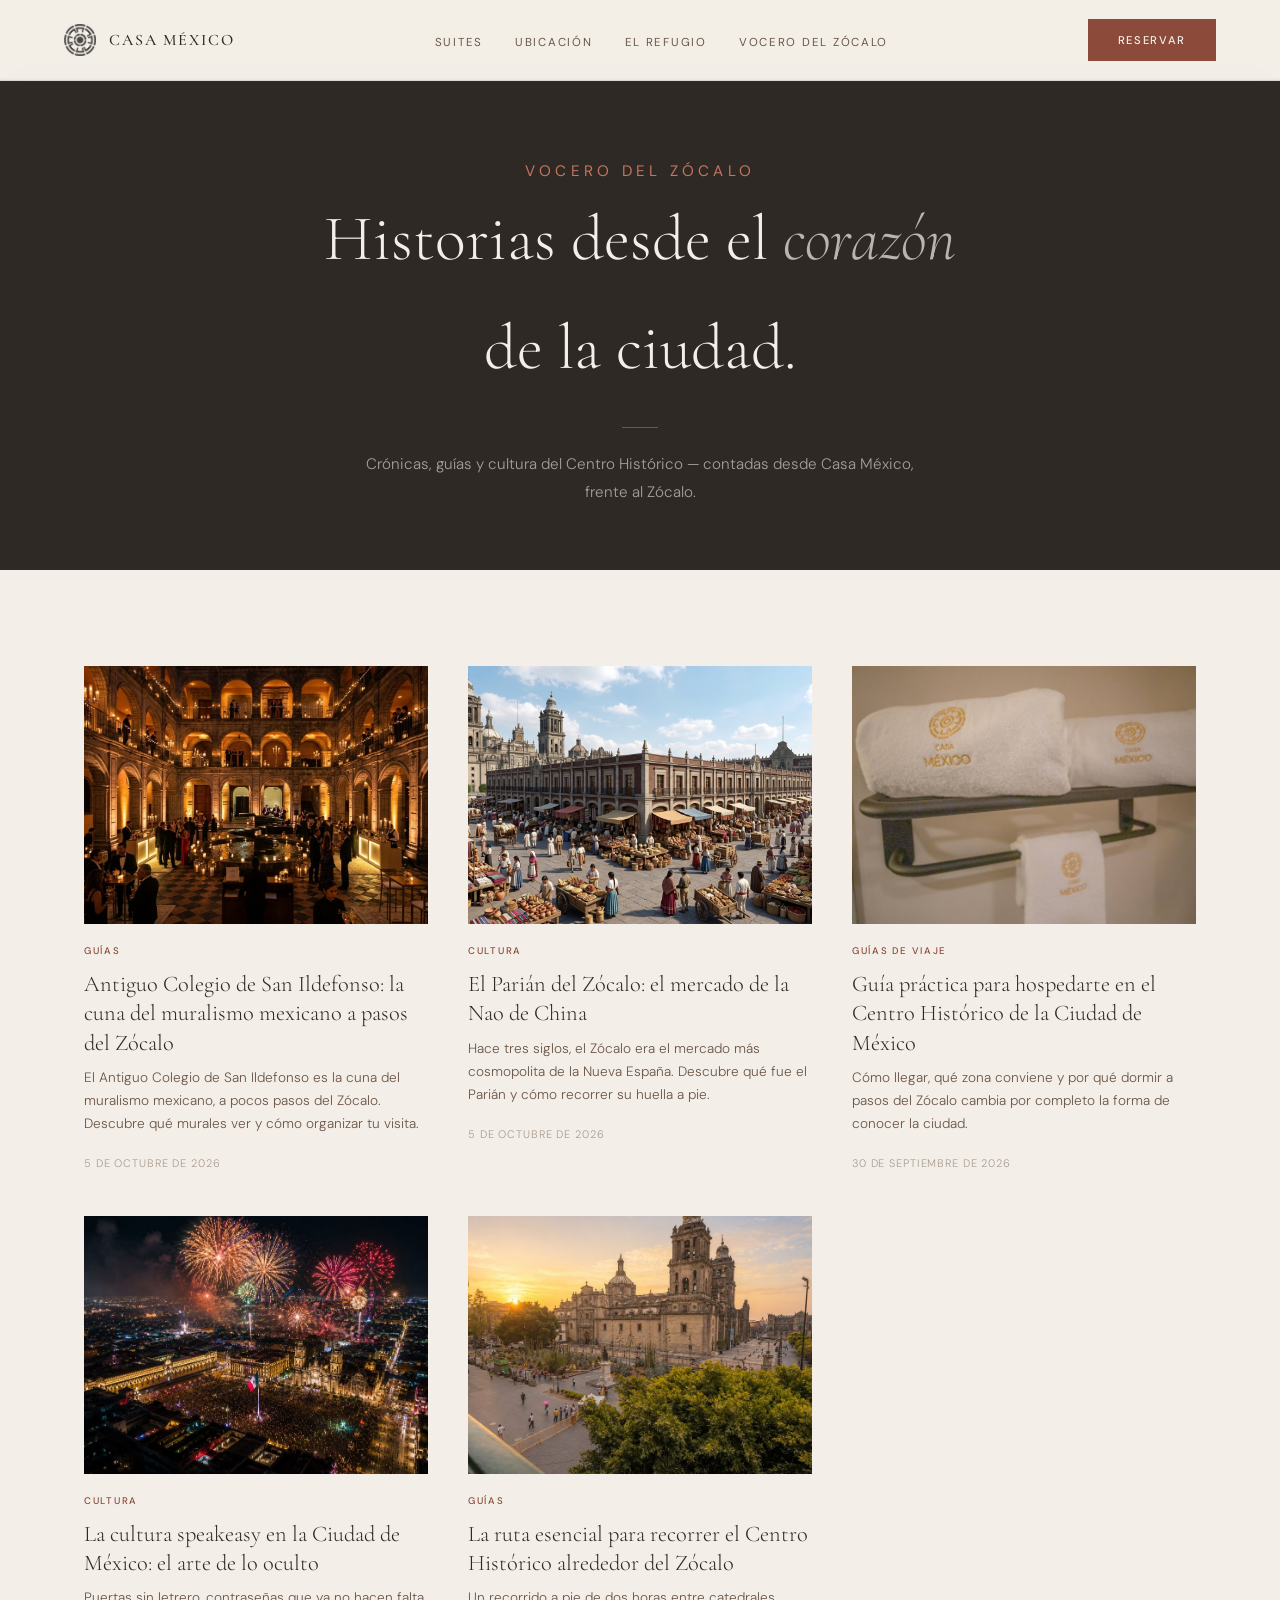
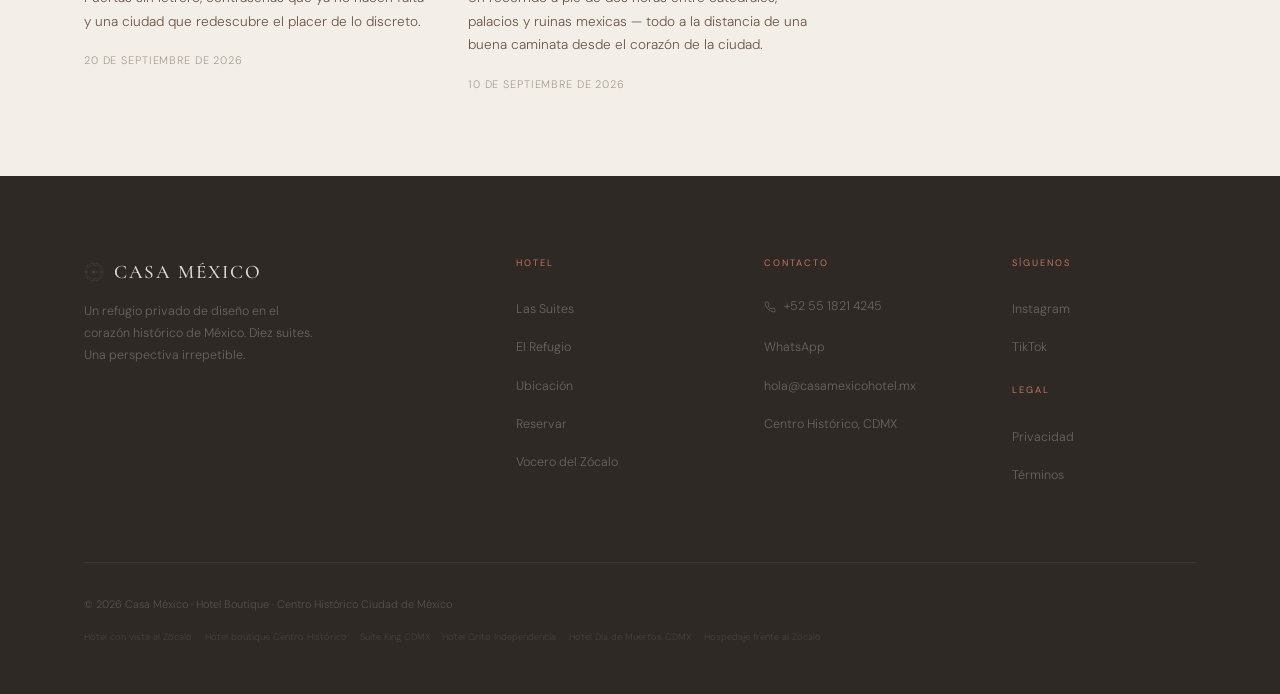
<file: blog/index.html>
<!DOCTYPE html>
<html lang="es">
<head>
<!-- Google Tag Manager -->
<script>(function(w,d,s,l,i){w[l]=w[l]||[];w[l].push({'gtm.start':
new Date().getTime(),event:'gtm.js'});var f=d.getElementsByTagName(s)[0],
j=d.createElement(s),dl=l!='dataLayer'?'&l='+l:'';j.async=true;j.src=
'https://www.googletagmanager.com/gtm.js?id='+i+dl;f.parentNode.insertBefore(j,f);
})(window,document,'script','dataLayer','GTM-WZGLNSL8');</script>
<!-- End Google Tag Manager -->
<meta charset="UTF-8">
<link rel="icon" type="image/x-icon" href="../images/favicon.ico">
<meta name="viewport" content="width=device-width, initial-scale=1.0">
<title>Vocero del Zócalo — Historias del Centro Histórico | Casa México</title>
<meta name="description" content="Crónicas, guías y cultura del Centro Histórico de la Ciudad de México, contadas desde Casa México, frente al Zócalo.">
<link rel="preconnect" href="https://fonts.googleapis.com">
<link rel="preconnect" href="https://fonts.gstatic.com" crossorigin>
<link href="https://fonts.googleapis.com/css2?family=Cormorant+Garamond:ital,wght@0,300;0,400;0,500;1,300;1,400&family=DM+Sans:opsz,wght@9..40,300;9..40,400;9..40,500&display=swap" rel="stylesheet">
<link rel="stylesheet" href="../css/style.css">
<link rel="stylesheet" href="../css/blog.css">
<link rel="canonical" href="https://www.lacasamexico.com/blog/">
<meta name="robots" content="index, follow">
<meta name="theme-color" content="#2F2925">
<meta property="og:type" content="website">
<meta property="og:site_name" content="Casa México">
<meta property="og:title" content="Vocero del Zócalo — Historias del Centro Histórico | Casa México">
<meta property="og:description" content="Crónicas, guías y cultura del Centro Histórico de la Ciudad de México, contadas desde Casa México, frente al Zócalo.">
<meta property="og:image" content="https://www.lacasamexico.com/images/blog/antiguo-colegio-de-san-ildefonso-la-cuna-del-muralismo-mexicano-a-pasos-del-zocalo.jpg">
<meta property="og:url" content="https://www.lacasamexico.com/blog/">
<meta property="og:locale" content="es_MX">
<meta name="twitter:card" content="summary_large_image">
<meta name="twitter:title" content="Vocero del Zócalo — Historias del Centro Histórico | Casa México">
<meta name="twitter:description" content="Crónicas, guías y cultura del Centro Histórico de la Ciudad de México, contadas desde Casa México, frente al Zócalo.">
<meta name="twitter:image" content="https://www.lacasamexico.com/images/blog/antiguo-colegio-de-san-ildefonso-la-cuna-del-muralismo-mexicano-a-pasos-del-zocalo.jpg">
<script type="application/ld+json">
{
  "@context": "https://schema.org",
  "@type": "Blog",
  "name": "Vocero del Zócalo",
  "description": "Crónicas, guías y cultura del Centro Histórico de la Ciudad de México, contadas desde Casa México, frente al Zócalo.",
  "url": "https://www.lacasamexico.com/blog/",
  "publisher": {
    "@type": "Organization",
    "name": "Casa México"
  }
}
</script>
</head>
<body class="blog">
<!-- Google Tag Manager (noscript) -->
<noscript><iframe src="https://www.googletagmanager.com/ns.html?id=GTM-WZGLNSL8"
height="0" width="0" style="display:none;visibility:hidden"></iframe></noscript>
<!-- End Google Tag Manager (noscript) -->

<nav id="nav" class="scrolled">
  <a href="../index.html" class="nav-logo" aria-label="Casa México">
    <img src="../images/logo.webp" class="nav-logo-mark" alt="Casa México logo" width="567" height="567" aria-hidden="true">
    <span class="nav-logo-text">Casa México</span>
  </a>
  <ul class="nav-links" id="navLinks">
    <li><a href="../index.html#suites">Suites</a></li>
    <li><a href="../index.html#ubicacion">Ubicación</a></li>
    <li><a href="../index.html#refugio">El Refugio</a></li>
    <li><a href="index.html">Vocero del Zócalo</a></li>
  </ul>
  <a href="../index.html#reservar" class="nav-cta">Reservar</a>
  <button class="hamburger" id="hamburger" aria-label="Menú">
    <span></span><span></span><span></span>
  </button>
</nav>

<header class="blog-header">
  <div class="container">
    <p class="eyebrow">Vocero del Zócalo</p>
    <h1>Historias desde el <em>corazón</em><br>de la ciudad.</h1>
    <div class="rule"></div>
    <p>Crónicas, guías y cultura del Centro Histórico — contadas desde Casa México, frente al Zócalo.</p>
  </div>
</header>

<section class="blog-section">
  <div class="container">
    <div class="blog-grid">
<a href="posts/antiguo-colegio-de-san-ildefonso-la-cuna-del-muralismo-mexicano-a-pasos-del-zocalo.html" class="blog-card">
  <div class="blog-card-img"><img src="../images/blog/antiguo-colegio-de-san-ildefonso-la-cuna-del-muralismo-mexicano-a-pasos-del-zocalo.jpg" alt="Antiguo Colegio de San Ildefonso: la cuna del muralismo mexicano a pasos del Zócalo" loading="lazy"></div>
  <span class="blog-card-category">Guías</span>
  <h2>Antiguo Colegio de San Ildefonso: la cuna del muralismo mexicano a pasos del Zócalo</h2>
  <p>El Antiguo Colegio de San Ildefonso es la cuna del muralismo mexicano, a pocos pasos del Zócalo. Descubre qué murales ver y cómo organizar tu visita.</p>
  <span class="blog-card-date">5 de octubre de 2026</span>
</a>
<a href="posts/el-parian-del-zocalo-el-mercado-de-la-nao-de-china.html" class="blog-card">
  <div class="blog-card-img"><img src="../images/blog/el-parian-del-zocalo-el-mercado-de-la-nao-de-china.jpg" alt="El Parián del Zócalo: el mercado de la Nao de China" loading="lazy"></div>
  <span class="blog-card-category">Cultura</span>
  <h2>El Parián del Zócalo: el mercado de la Nao de China</h2>
  <p>Hace tres siglos, el Zócalo era el mercado más cosmopolita de la Nueva España. Descubre qué fue el Parián y cómo recorrer su huella a pie.</p>
  <span class="blog-card-date">5 de octubre de 2026</span>
</a>
<a href="posts/guia-hospedarte-centro-historico-cdmx.html" class="blog-card">
  <div class="blog-card-img"><img src="../images/hero/hero-01-suite-terracota.jpg" alt="Guía práctica para hospedarte en el Centro Histórico de la Ciudad de México" loading="lazy"></div>
  <span class="blog-card-category">Guías de viaje</span>
  <h2>Guía práctica para hospedarte en el Centro Histórico de la Ciudad de México</h2>
  <p>Cómo llegar, qué zona conviene y por qué dormir a pasos del Zócalo cambia por completo la forma de conocer la ciudad.</p>
  <span class="blog-card-date">30 de septiembre de 2026</span>
</a>
<a href="posts/cultura-speakeasy-vida-nocturna-cdmx.html" class="blog-card">
  <div class="blog-card-img"><img src="../images/momentos/momento-03-noche.jpg" alt="La cultura speakeasy en la Ciudad de México: el arte de lo oculto" loading="lazy"></div>
  <span class="blog-card-category">Cultura</span>
  <h2>La cultura speakeasy en la Ciudad de México: el arte de lo oculto</h2>
  <p>Puertas sin letrero, contraseñas que ya no hacen falta y una ciudad que redescubre el placer de lo discreto.</p>
  <span class="blog-card-date">20 de septiembre de 2026</span>
</a>
<a href="posts/ruta-esencial-centro-historico-zocalo.html" class="blog-card">
  <div class="blog-card-img"><img src="../images/momentos/momento-01-amanecer.jpg" alt="La ruta esencial para recorrer el Centro Histórico alrededor del Zócalo" loading="lazy"></div>
  <span class="blog-card-category">Guías</span>
  <h2>La ruta esencial para recorrer el Centro Histórico alrededor del Zócalo</h2>
  <p>Un recorrido a pie de dos horas entre catedrales, palacios y ruinas mexicas — todo a la distancia de una buena caminata desde el corazón de la ciudad.</p>
  <span class="blog-card-date">10 de septiembre de 2026</span>
</a>
    </div>
  </div>
</section>

<footer>
  <div class="container">
    <div class="footer-top">
      <div>
        <div class="footer-brand-name">
          <svg width="20" height="20" viewBox="0 0 80 80" fill="none" aria-hidden="true"><circle cx="40" cy="40" r="36" stroke="rgba(243,239,232,.4)" stroke-width="1.2"/><circle cx="40" cy="40" r="28" stroke="rgba(243,239,232,.4)" stroke-width="1.2"/><circle cx="40" cy="40" r="10" stroke="rgba(243,239,232,.4)" stroke-width="1.2"/><circle cx="40" cy="40" r="4" fill="rgba(243,239,232,.4)"/><line x1="40" y1="4" x2="40" y2="14" stroke="rgba(243,239,232,.4)" stroke-width="1.2"/><line x1="40" y1="66" x2="40" y2="76" stroke="rgba(243,239,232,.4)" stroke-width="1.2"/><line x1="4" y1="40" x2="14" y2="40" stroke="rgba(243,239,232,.4)" stroke-width="1.2"/><line x1="66" y1="40" x2="76" y2="40" stroke="rgba(243,239,232,.4)" stroke-width="1.2"/><circle cx="65.5" cy="14.5" r="1.5" fill="rgba(243,239,232,.4)"/><circle cx="65.5" cy="65.5" r="1.5" fill="rgba(243,239,232,.4)"/><circle cx="14.5" cy="14.5" r="1.5" fill="rgba(243,239,232,.4)"/><circle cx="14.5" cy="65.5" r="1.5" fill="rgba(243,239,232,.4)"/></svg>
          Casa México
        </div>
        <p class="footer-tagline">Un refugio privado de diseño en el corazón histórico de México. Diez suites. Una perspectiva irrepetible.</p>
      </div>
      <div>
        <h4 class="footer-col-title">Hotel</h4>
        <ul class="footer-links">
          <li><a href="../index.html#suites">Las Suites</a></li>
          <li><a href="../index.html#refugio">El Refugio</a></li>
          <li><a href="../index.html#ubicacion">Ubicación</a></li>
          <li><a href="../index.html#reservar">Reservar</a></li>
          <li><a href="index.html">Vocero del Zócalo</a></li>
        </ul>
      </div>
      <div>
        <h4 class="footer-col-title">Contacto</h4>
        <ul class="footer-links">
          <li><a href="tel:+525518214245" class="footer-phone"><svg width="12" height="12" viewBox="0 0 24 24" fill="none" stroke="currentColor" stroke-width="1.5" aria-hidden="true"><path d="M22 16.92v3a2 2 0 01-2.18 2 19.79 19.79 0 01-8.63-3.07 19.5 19.5 0 01-6-6 19.79 19.79 0 01-3.07-8.67A2 2 0 014.11 2h3a2 2 0 012 1.72c.127.96.361 1.903.7 2.81a2 2 0 01-.45 2.11L8.09 9.91a16 16 0 006 6l1.27-1.27a2 2 0 012.11-.45c.907.339 1.85.573 2.81.7A2 2 0 0122 16.92z"/></svg>+52 55 1821 4245</a></li>
          <li><a href="https://wa.me/525543496735">WhatsApp</a></li>
          <li><a href="mailto:hola@casamexicohotel.mx">hola@casamexicohotel.mx</a></li>
          <li><a href="../index.html#ubicacion">Centro Histórico, CDMX</a></li>
        </ul>
      </div>
      <div>
        <h4 class="footer-col-title">Síguenos</h4>
        <ul class="footer-links">
          <li><a href="https://www.instagram.com/casamexicozocalo" target="_blank" rel="noopener">Instagram</a></li>
          <li><a href="https://www.tiktok.com/@casamexicozocalo" target="_blank" rel="noopener">TikTok</a></li>
        </ul>
        <h4 class="footer-col-title" style="margin-top:1.5rem">Legal</h4>
        <ul class="footer-links">
          <li><a href="#">Privacidad</a></li>
          <li><a href="#">Términos</a></li>
        </ul>
      </div>
    </div>
    <div class="footer-bottom">
      <p class="footer-copy">© 2026 Casa México · Hotel Boutique · Centro Histórico Ciudad de México</p>
      <div class="footer-seo">
        <a href="#">Hotel con vista al Zócalo</a>
        <a href="#">Hotel boutique Centro Histórico</a>
        <a href="#">Suite King CDMX</a>
        <a href="#">Hotel Grito Independencia</a>
        <a href="#">Hotel Día de Muertos CDMX</a>
        <a href="#">Hospedaje frente al Zócalo</a>
      </div>
    </div>
  </div>
</footer>

<script src="../js/script.js" defer></script>
</body>
</html>
</file>
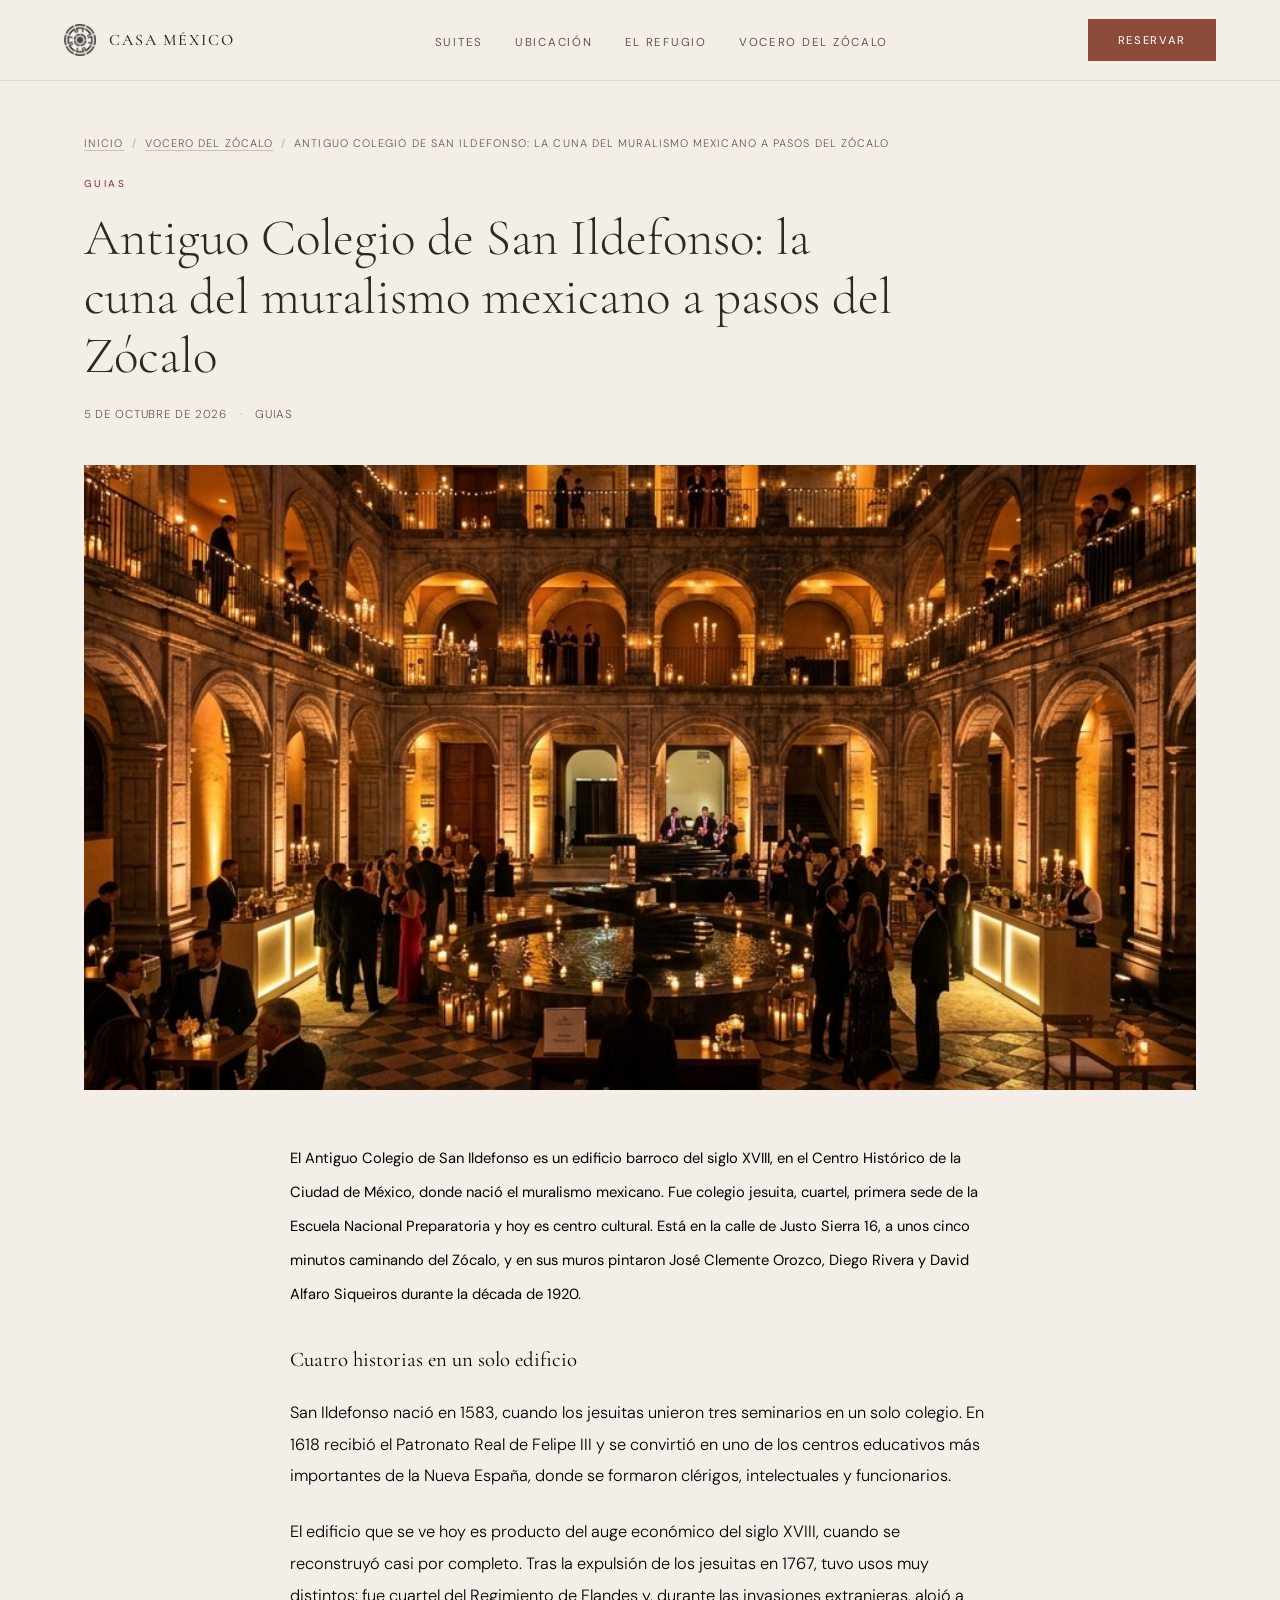
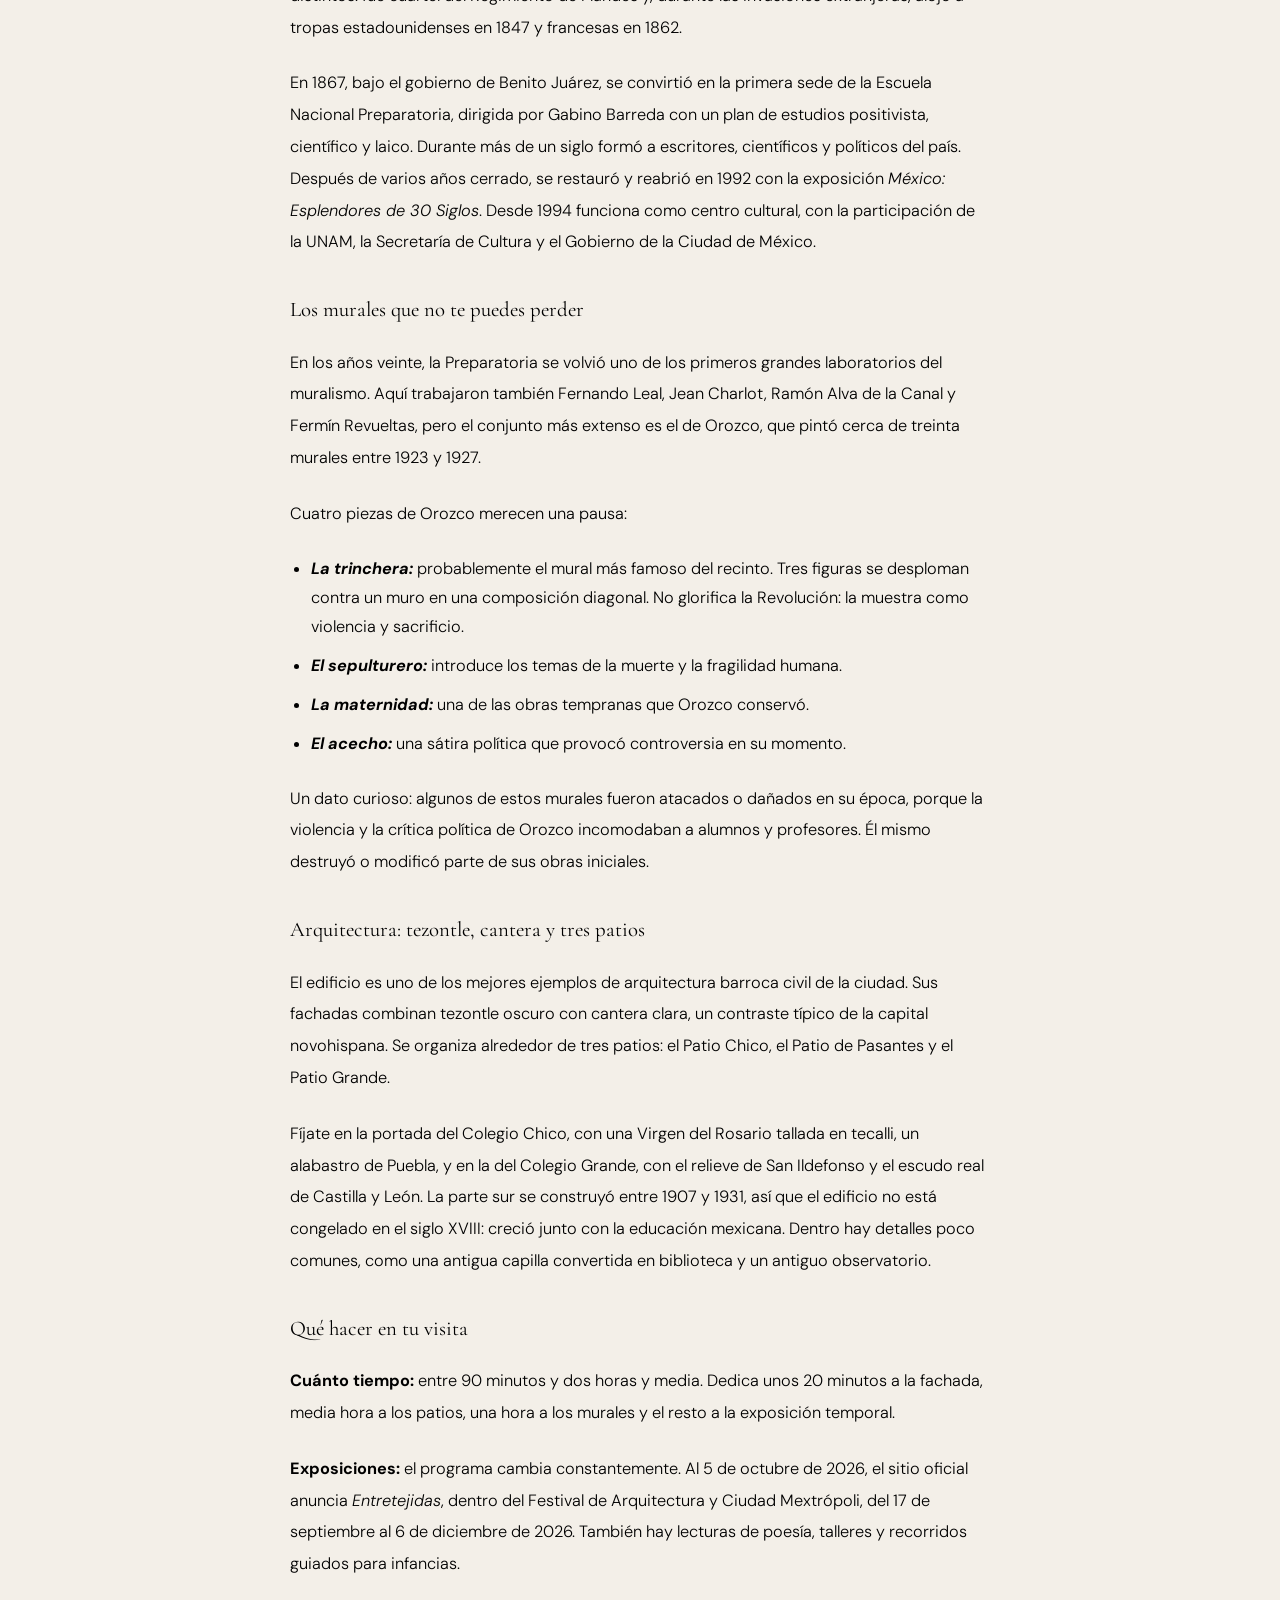
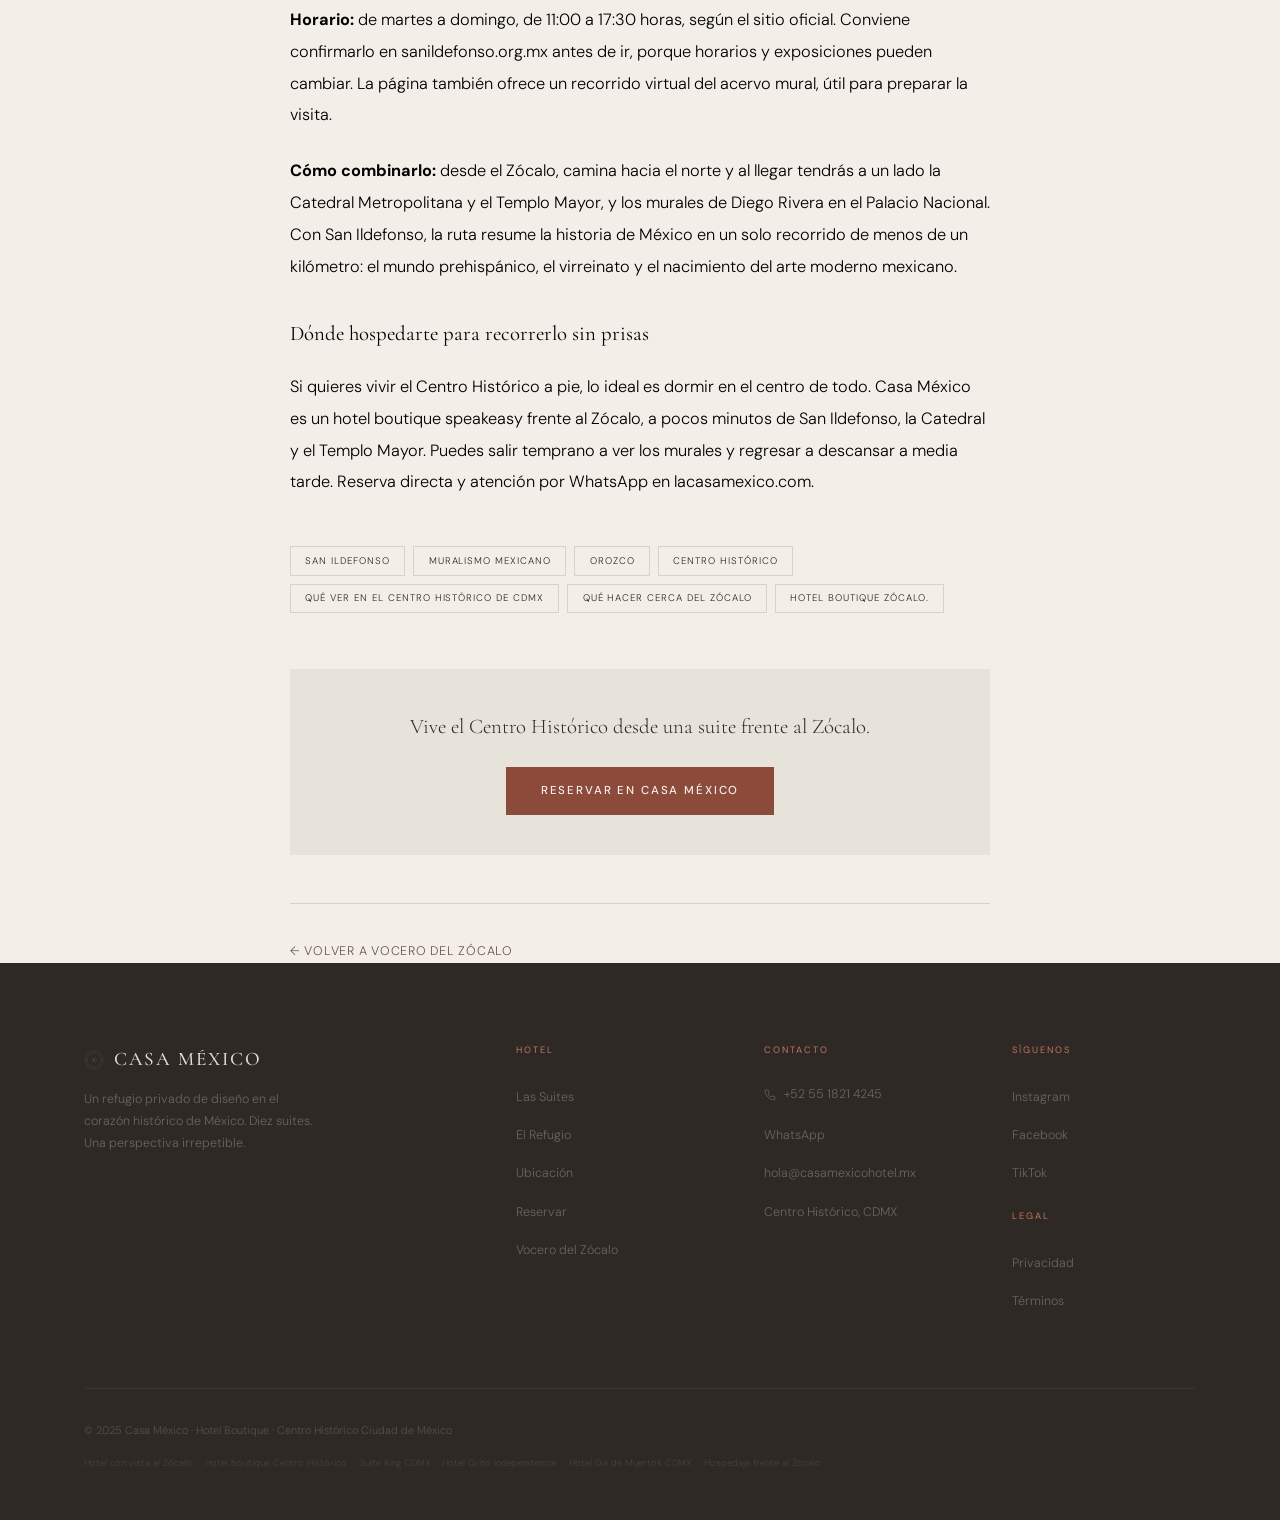
<file: blog/posts/antiguo-colegio-de-san-ildefonso-la-cuna-del-muralismo-mexicano-a-pasos-del-zocalo.html>
<!DOCTYPE html>
<html lang="es">
<head>
<!-- Google Tag Manager -->
<script>(function(w,d,s,l,i){w[l]=w[l]||[];w[l].push({'gtm.start':
new Date().getTime(),event:'gtm.js'});var f=d.getElementsByTagName(s)[0],
j=d.createElement(s),dl=l!='dataLayer'?'&l='+l:'';j.async=true;j.src=
'https://www.googletagmanager.com/gtm.js?id='+i+dl;f.parentNode.insertBefore(j,f);
})(window,document,'script','dataLayer','GTM-WZGLNSL8');gtag('config', 'AW-18410092679');</script>
<!-- End Google Tag Manager -->
<meta charset="UTF-8">
<link rel="icon" type="image/x-icon" href="../../images/favicon.ico">
<meta name="viewport" content="width=device-width, initial-scale=1.0">
<title>Antiguo Colegio de San Ildefonso: la cuna del muralismo mexicano a pasos del Zócalo — Vocero del Zócalo | Casa México</title>
<meta name="description" content="Visita el Antiguo Colegio de San Ildefonso, cuna del muralismo en el Centro Histórico CDMX: murales de Orozco, horarios y cómo llegar desde el Zócalo.">
<link rel="preconnect" href="https://fonts.googleapis.com">
<link rel="preconnect" href="https://fonts.gstatic.com" crossorigin>
<link href="https://fonts.googleapis.com/css2?family=Cormorant+Garamond:ital,wght@0,300;0,400;0,500;1,300;1,400&family=DM+Sans:opsz,wght@9..40,300;9..40,400;9..40,500&display=swap" rel="stylesheet">
<link rel="stylesheet" href="../../css/style.css">
<link rel="stylesheet" href="../../css/blog.css">
<link rel="canonical" href="https://www.lacasamexico.com/blog/posts/antiguo-colegio-de-san-ildefonso-la-cuna-del-muralismo-mexicano-a-pasos-del-zocalo.html">
<meta name="robots" content="index, follow">
<meta name="theme-color" content="#2F2925">
<meta property="og:type" content="article">
<meta property="og:site_name" content="Casa México">
<meta property="og:title" content="Antiguo Colegio de San Ildefonso: la cuna del muralismo mexicano a pasos del Zócalo">
<meta property="og:description" content="Visita el Antiguo Colegio de San Ildefonso, cuna del muralismo en el Centro Histórico CDMX: murales de Orozco, horarios y cómo llegar desde el Zócalo.">
<meta property="og:image" content="https://www.lacasamexico.com/images/blog/antiguo-colegio-de-san-ildefonso-la-cuna-del-muralismo-mexicano-a-pasos-del-zocalo.jpg">
<meta property="og:url" content="https://www.lacasamexico.com/blog/posts/antiguo-colegio-de-san-ildefonso-la-cuna-del-muralismo-mexicano-a-pasos-del-zocalo.html">
<meta property="og:locale" content="es_MX">
<meta name="twitter:card" content="summary_large_image">
<meta name="twitter:title" content="Antiguo Colegio de San Ildefonso: la cuna del muralismo mexicano a pasos del Zócalo">
<meta name="twitter:description" content="Visita el Antiguo Colegio de San Ildefonso, cuna del muralismo en el Centro Histórico CDMX: murales de Orozco, horarios y cómo llegar desde el Zócalo.">
<meta name="twitter:image" content="https://www.lacasamexico.com/images/blog/antiguo-colegio-de-san-ildefonso-la-cuna-del-muralismo-mexicano-a-pasos-del-zocalo.jpg">
<script type="application/ld+json">
{
  "@context": "https://schema.org",
  "@type": "BlogPosting",
  "headline": "Antiguo Colegio de San Ildefonso: la cuna del muralismo mexicano a pasos del Zócalo",
  "description": "Visita el Antiguo Colegio de San Ildefonso, cuna del muralismo en el Centro Histórico CDMX: murales de Orozco, horarios y cómo llegar desde el Zócalo.",
  "image": "https://www.lacasamexico.com/images/blog/antiguo-colegio-de-san-ildefonso-la-cuna-del-muralismo-mexicano-a-pasos-del-zocalo.jpg",
  "datePublished": "2026-10-05",
  "dateModified": "2026-10-05",
  "author": {
    "@type": "Organization",
    "name": "Casa México",
    "url": "https://www.lacasamexico.com/"
  },
  "publisher": {
    "@type": "Organization",
    "name": "Casa México",
    "url": "https://www.lacasamexico.com/",
    "logo": {
      "@type": "ImageObject",
      "url": "https://www.lacasamexico.com/images/logo.webp"
    },
    "sameAs": [
      "https://www.instagram.com/casamexicosuites",
      "https://www.facebook.com/casamexicosuites"
    ]
  },
  "mainEntityOfPage": {
    "@type": "WebPage",
    "@id": "https://www.lacasamexico.com/blog/posts/antiguo-colegio-de-san-ildefonso-la-cuna-del-muralismo-mexicano-a-pasos-del-zocalo.html"
  }
}
</script>
</head>
<body class="blog">
<!-- Google Tag Manager (noscript) -->
<noscript><iframe src="https://www.googletagmanager.com/ns.html?id=GTM-WZGLNSL8"
height="0" width="0" style="display:none;visibility:hidden"></iframe></noscript>
<!-- End Google Tag Manager (noscript) -->

<nav id="nav" class="scrolled">
  <a href="../../index.html" class="nav-logo" aria-label="Casa México">
    <img src="../../images/logo.webp" class="nav-logo-mark" alt="Casa México logo" width="567" height="567" aria-hidden="true">
    <span class="nav-logo-text">Casa México</span>
  </a>
  <ul class="nav-links" id="navLinks">
    <li><a href="../../index.html#suites">Suites</a></li>
    <li><a href="../../index.html#ubicacion">Ubicación</a></li>
    <li><a href="../../index.html#refugio">El Refugio</a></li>
    <li><a href="../index.html">Vocero del Zócalo</a></li>
  </ul>
  <a href="../../index.html#reservar" class="nav-cta">Reservar</a>
  <button class="hamburger" id="hamburger" aria-label="Menú">
    <span></span><span></span><span></span>
  </button>
</nav>

<section class="article-header">
  <div class="container">
    <p class="breadcrumb"><a href="../../index.html">Inicio</a><span>/</span><a href="../index.html">Vocero del Zócalo</a><span>/</span>Antiguo Colegio de San Ildefonso: la cuna del muralismo mexicano a pasos del Zócalo</p>
    <span class="article-category">Guias</span>
    <h1 class="article-title">Antiguo Colegio de San Ildefonso: la cuna del muralismo mexicano a pasos del Zócalo</h1>
    <div class="article-meta"><span>5 de octubre de 2026</span><span>Guias</span></div>
  </div>
</section>

<div class="container">
  <div class="article-cover"><img src="../../images/blog/antiguo-colegio-de-san-ildefonso-la-cuna-del-muralismo-mexicano-a-pasos-del-zocalo.jpg" alt="Antiguo Colegio de San Ildefonso: la cuna del muralismo mexicano a pasos del Zócalo"></div>
  <div class="article-body">
<h2 dir="ltr" style="caret-color: rgb(0, 0, 0); color: rgb(0, 0, 0);"><span style="font-size: 0.92rem; font-family: var(--sans); font-weight: 400;">El Antiguo Colegio de San Ildefonso es un edificio barroco del siglo XVIII, en el Centro Histórico de la Ciudad de México, donde nació el muralismo mexicano. Fue colegio jesuita, cuartel, primera sede de la Escuela Nacional Preparatoria y hoy es centro cultural. Está en la calle de Justo Sierra 16, a unos cinco minutos caminando del Zócalo, y en sus muros pintaron José Clemente Orozco, Diego Rivera y David Alfaro Siqueiros durante la década de 1920.</span><br></h2><h3 dir="ltr" style="caret-color: rgb(0, 0, 0); color: rgb(0, 0, 0);">Cuatro historias en un solo edificio</h3><p dir="ltr" style="caret-color: rgb(0, 0, 0); color: rgb(0, 0, 0);">San Ildefonso nació en 1583, cuando los jesuitas unieron tres seminarios en un solo colegio. En 1618 recibió el Patronato Real de Felipe III y se convirtió en uno de los centros educativos más importantes de la Nueva España, donde se formaron clérigos, intelectuales y funcionarios.</p><p dir="ltr" style="caret-color: rgb(0, 0, 0); color: rgb(0, 0, 0);">El edificio que se ve hoy es producto del auge económico del siglo XVIII, cuando se reconstruyó casi por completo. Tras la expulsión de los jesuitas en 1767, tuvo usos muy distintos: fue cuartel del Regimiento de Flandes y, durante las invasiones extranjeras, alojó a tropas estadounidenses en 1847 y francesas en 1862.</p><p dir="ltr" style="caret-color: rgb(0, 0, 0); color: rgb(0, 0, 0);">En 1867, bajo el gobierno de Benito Juárez, se convirtió en la primera sede de la Escuela Nacional Preparatoria, dirigida por Gabino Barreda con un plan de estudios positivista, científico y laico. Durante más de un siglo formó a escritores, científicos y políticos del país. Después de varios años cerrado, se restauró y reabrió en 1992 con la exposición&nbsp;<em>México: Esplendores de 30 Siglos</em>. Desde 1994 funciona como centro cultural, con la participación de la UNAM, la Secretaría de Cultura y el Gobierno de la Ciudad de México.</p><h3 dir="ltr" style="caret-color: rgb(0, 0, 0); color: rgb(0, 0, 0);">Los murales que no te puedes perder</h3><p dir="ltr" style="caret-color: rgb(0, 0, 0); color: rgb(0, 0, 0);">En los años veinte, la Preparatoria se volvió uno de los primeros grandes laboratorios del muralismo. Aquí trabajaron también Fernando Leal, Jean Charlot, Ramón Alva de la Canal y Fermín Revueltas, pero el conjunto más extenso es el de Orozco, que pintó cerca de treinta murales entre 1923 y 1927.</p><p dir="ltr" style="caret-color: rgb(0, 0, 0); color: rgb(0, 0, 0);">Cuatro piezas de Orozco merecen una pausa:</p><ul dir="ltr" style="caret-color: rgb(0, 0, 0); color: rgb(0, 0, 0);"><li><em><strong>La trinchera:</strong></em>&nbsp;probablemente el mural más famoso del recinto. Tres figuras se desploman contra un muro en una composición diagonal. No glorifica la Revolución: la muestra como violencia y sacrificio.</li><li><em><strong>El sepulturero:</strong></em>&nbsp;introduce los temas de la muerte y la fragilidad humana.</li><li><em><strong>La maternidad:</strong></em>&nbsp;una de las obras tempranas que Orozco conservó.</li><li><em><strong>El acecho:</strong></em>&nbsp;una sátira política que provocó controversia en su momento.</li></ul><p dir="ltr" style="caret-color: rgb(0, 0, 0); color: rgb(0, 0, 0);">Un dato curioso: algunos de estos murales fueron atacados o dañados en su época, porque la violencia y la crítica política de Orozco incomodaban a alumnos y profesores. Él mismo destruyó o modificó parte de sus obras iniciales.</p><h3 dir="ltr" style="caret-color: rgb(0, 0, 0); color: rgb(0, 0, 0);">Arquitectura: tezontle, cantera y tres patios</h3><p dir="ltr" style="caret-color: rgb(0, 0, 0); color: rgb(0, 0, 0);">El edificio es uno de los mejores ejemplos de arquitectura barroca civil de la ciudad. Sus fachadas combinan tezontle oscuro con cantera clara, un contraste típico de la capital novohispana. Se organiza alrededor de tres patios: el Patio Chico, el Patio de Pasantes y el Patio Grande.</p><p dir="ltr" style="caret-color: rgb(0, 0, 0); color: rgb(0, 0, 0);">Fíjate en la portada del Colegio Chico, con una Virgen del Rosario tallada en tecalli, un alabastro de Puebla, y en la del Colegio Grande, con el relieve de San Ildefonso y el escudo real de Castilla y León. La parte sur se construyó entre 1907 y 1931, así que el edificio no está congelado en el siglo XVIII: creció junto con la educación mexicana. Dentro hay detalles poco comunes, como una antigua capilla convertida en biblioteca y un antiguo observatorio.</p><h3 dir="ltr" style="caret-color: rgb(0, 0, 0); color: rgb(0, 0, 0);">Qué hacer en tu visita</h3><p dir="ltr" style="caret-color: rgb(0, 0, 0); color: rgb(0, 0, 0);"><strong>Cuánto tiempo:</strong>&nbsp;entre 90 minutos y dos horas y media. Dedica unos 20 minutos a la fachada, media hora a los patios, una hora a los murales y el resto a la exposición temporal.</p><p dir="ltr" style="caret-color: rgb(0, 0, 0); color: rgb(0, 0, 0);"><strong>Exposiciones:</strong>&nbsp;el programa cambia constantemente. Al 5 de octubre de 2026, el sitio oficial anuncia&nbsp;<em>Entretejidas</em>, dentro del Festival de Arquitectura y Ciudad Mextrópoli, del 17 de septiembre al 6 de diciembre de 2026. También hay lecturas de poesía, talleres y recorridos guiados para infancias.</p><p dir="ltr" style="caret-color: rgb(0, 0, 0); color: rgb(0, 0, 0);"><strong>Horario:</strong>&nbsp;de martes a domingo, de 11:00 a 17:30 horas, según el sitio oficial. Conviene confirmarlo en sanildefonso.org.mx antes de ir, porque horarios y exposiciones pueden cambiar. La página también ofrece un recorrido virtual del acervo mural, útil para preparar la visita.</p><p dir="ltr" style="caret-color: rgb(0, 0, 0); color: rgb(0, 0, 0);"><strong>Cómo combinarlo:</strong>&nbsp;desde el Zócalo, camina hacia el norte y al llegar tendrás a un lado la Catedral Metropolitana y el Templo Mayor, y los murales de Diego Rivera en el Palacio Nacional. Con San Ildefonso, la ruta resume la historia de México en un solo recorrido de menos de un kilómetro: el mundo prehispánico, el virreinato y el nacimiento del arte moderno mexicano.</p><h3 dir="ltr" style="caret-color: rgb(0, 0, 0); color: rgb(0, 0, 0);">Dónde hospedarte para recorrerlo sin prisas</h3><p dir="ltr" style="caret-color: rgb(0, 0, 0); color: rgb(0, 0, 0);">Si quieres vivir el Centro Histórico a pie, lo ideal es dormir en el centro de todo. Casa México es un hotel boutique speakeasy frente al Zócalo, a pocos minutos de San Ildefonso, la Catedral y el Templo Mayor. Puedes salir temprano a ver los murales y regresar a descansar a media tarde. Reserva directa y atención por WhatsApp en lacasamexico.com.</p>
  </div>
  <div class="article-tags">
          <span class="article-tag">San Ildefonso</span>
          <span class="article-tag">Muralismo mexicano</span>
          <span class="article-tag">Orozco</span>
          <span class="article-tag">Centro Histórico</span>
          <span class="article-tag">Qué ver en el Centro Histórico de CDMX</span>
          <span class="article-tag">Qué hacer cerca del Zócalo</span>
          <span class="article-tag">Hotel boutique Zócalo.</span>
  </div>
  <div class="article-cta">
    <p>Vive el Centro Histórico desde una suite frente al Zócalo.</p>
    <a href="../../index.html#reservar" class="btn-primary">Reservar en Casa México</a>
  </div>
  <div class="back-to-blog"><a href="../index.html">&larr; Volver a Vocero del Zócalo</a></div>
</div>

<footer>
  <div class="container">
    <div class="footer-top">
      <div>
        <div class="footer-brand-name">
          <svg width="20" height="20" viewBox="0 0 80 80" fill="none" aria-hidden="true"><circle cx="40" cy="40" r="36" stroke="rgba(243,239,232,.4)" stroke-width="1.2"/><circle cx="40" cy="40" r="28" stroke="rgba(243,239,232,.4)" stroke-width="1.2"/><circle cx="40" cy="40" r="10" stroke="rgba(243,239,232,.4)" stroke-width="1.2"/><circle cx="40" cy="40" r="4" fill="rgba(243,239,232,.4)"/><line x1="40" y1="4" x2="40" y2="14" stroke="rgba(243,239,232,.4)" stroke-width="1.2"/><line x1="40" y1="66" x2="40" y2="76" stroke="rgba(243,239,232,.4)" stroke-width="1.2"/><line x1="4" y1="40" x2="14" y2="40" stroke="rgba(243,239,232,.4)" stroke-width="1.2"/><line x1="66" y1="40" x2="76" y2="40" stroke="rgba(243,239,232,.4)" stroke-width="1.2"/><circle cx="65.5" cy="14.5" r="1.5" fill="rgba(243,239,232,.4)"/><circle cx="65.5" cy="65.5" r="1.5" fill="rgba(243,239,232,.4)"/><circle cx="14.5" cy="14.5" r="1.5" fill="rgba(243,239,232,.4)"/><circle cx="14.5" cy="65.5" r="1.5" fill="rgba(243,239,232,.4)"/></svg>
          Casa México
        </div>
        <p class="footer-tagline">Un refugio privado de diseño en el corazón histórico de México. Diez suites. Una perspectiva irrepetible.</p>
      </div>
      <div>
        <h4 class="footer-col-title">Hotel</h4>
        <ul class="footer-links">
          <li><a href="../../index.html#suites">Las Suites</a></li>
          <li><a href="../../index.html#refugio">El Refugio</a></li>
          <li><a href="../../index.html#ubicacion">Ubicación</a></li>
          <li><a href="../../index.html#reservar">Reservar</a></li>
          <li><a href="../index.html">Vocero del Zócalo</a></li>
        </ul>
      </div>
      <div>
        <h4 class="footer-col-title">Contacto</h4>
        <ul class="footer-links">
          <li><a href="tel:+525518214245" class="footer-phone"><svg width="12" height="12" viewBox="0 0 24 24" fill="none" stroke="currentColor" stroke-width="1.5" aria-hidden="true"><path d="M22 16.92v3a2 2 0 01-2.18 2 19.79 19.79 0 01-8.63-3.07 19.5 19.5 0 01-6-6 19.79 19.79 0 01-3.07-8.67A2 2 0 014.11 2h3a2 2 0 012 1.72c.127.96.361 1.903.7 2.81a2 2 0 01-.45 2.11L8.09 9.91a16 16 0 006 6l1.27-1.27a2 2 0 012.11-.45c.907.339 1.85.573 2.81.7A2 2 0 0122 16.92z"/></svg>+52 55 1821 4245</a></li>
          <li><a href="https://wa.me/525543496735">WhatsApp</a></li>
          <li><a href="mailto:hola@casamexicohotel.mx">hola@casamexicohotel.mx</a></li>
          <li><a href="../../index.html#ubicacion">Centro Histórico, CDMX</a></li>
        </ul>
      </div>
      <div>
        <h4 class="footer-col-title">Síguenos</h4>
        <ul class="footer-links">
          <li><a href="#">Instagram</a></li>
          <li><a href="#">Facebook</a></li>
          <li><a href="#">TikTok</a></li>
        </ul>
        <h4 class="footer-col-title" style="margin-top:1.5rem">Legal</h4>
        <ul class="footer-links">
          <li><a href="#">Privacidad</a></li>
          <li><a href="#">Términos</a></li>
        </ul>
      </div>
    </div>
    <div class="footer-bottom">
      <p class="footer-copy">© 2025 Casa México · Hotel Boutique · Centro Histórico Ciudad de México</p>
      <div class="footer-seo">
        <a href="#">Hotel con vista al Zócalo</a>
        <a href="#">Hotel boutique Centro Histórico</a>
        <a href="#">Suite King CDMX</a>
        <a href="#">Hotel Grito Independencia</a>
        <a href="#">Hotel Día de Muertos CDMX</a>
        <a href="#">Hospedaje frente al Zócalo</a>
      </div>
    </div>
  </div>
</footer>

<script src="../../js/script.js" defer></script>
</body>
</html>
</file>
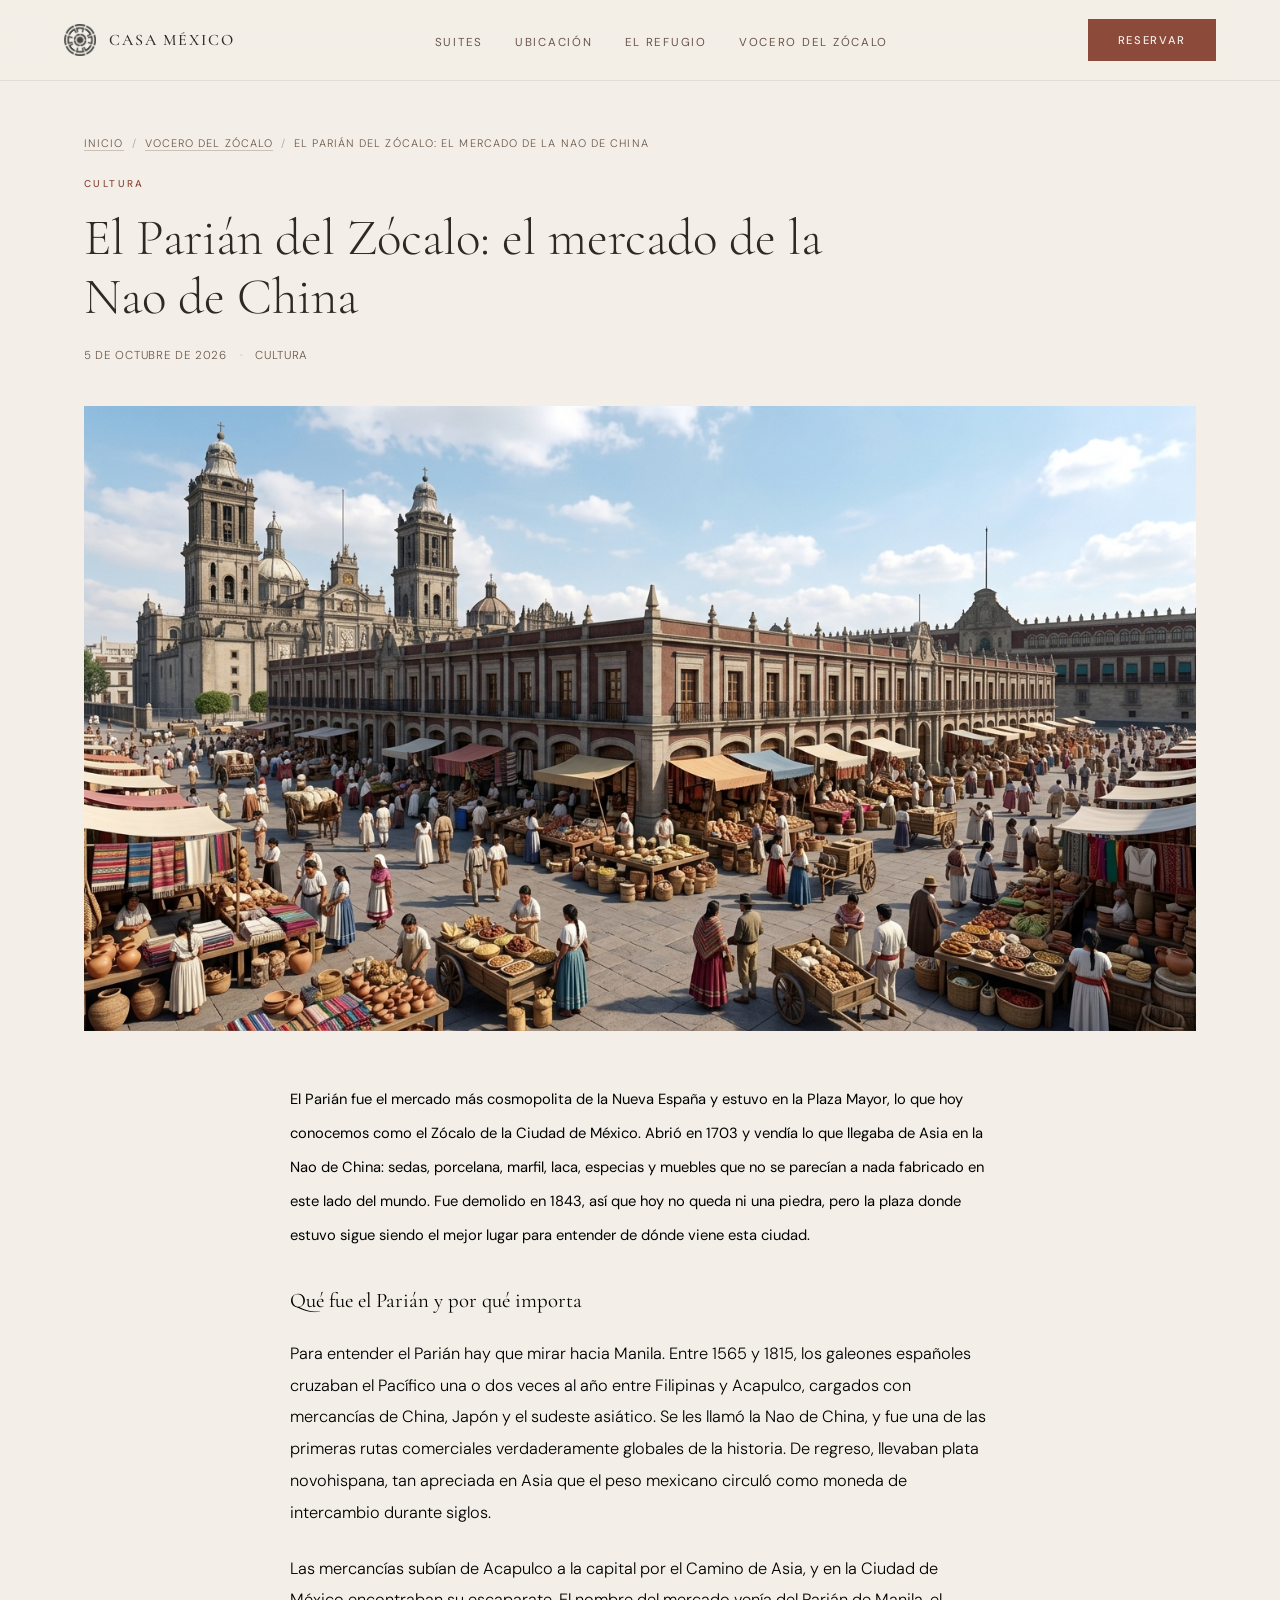
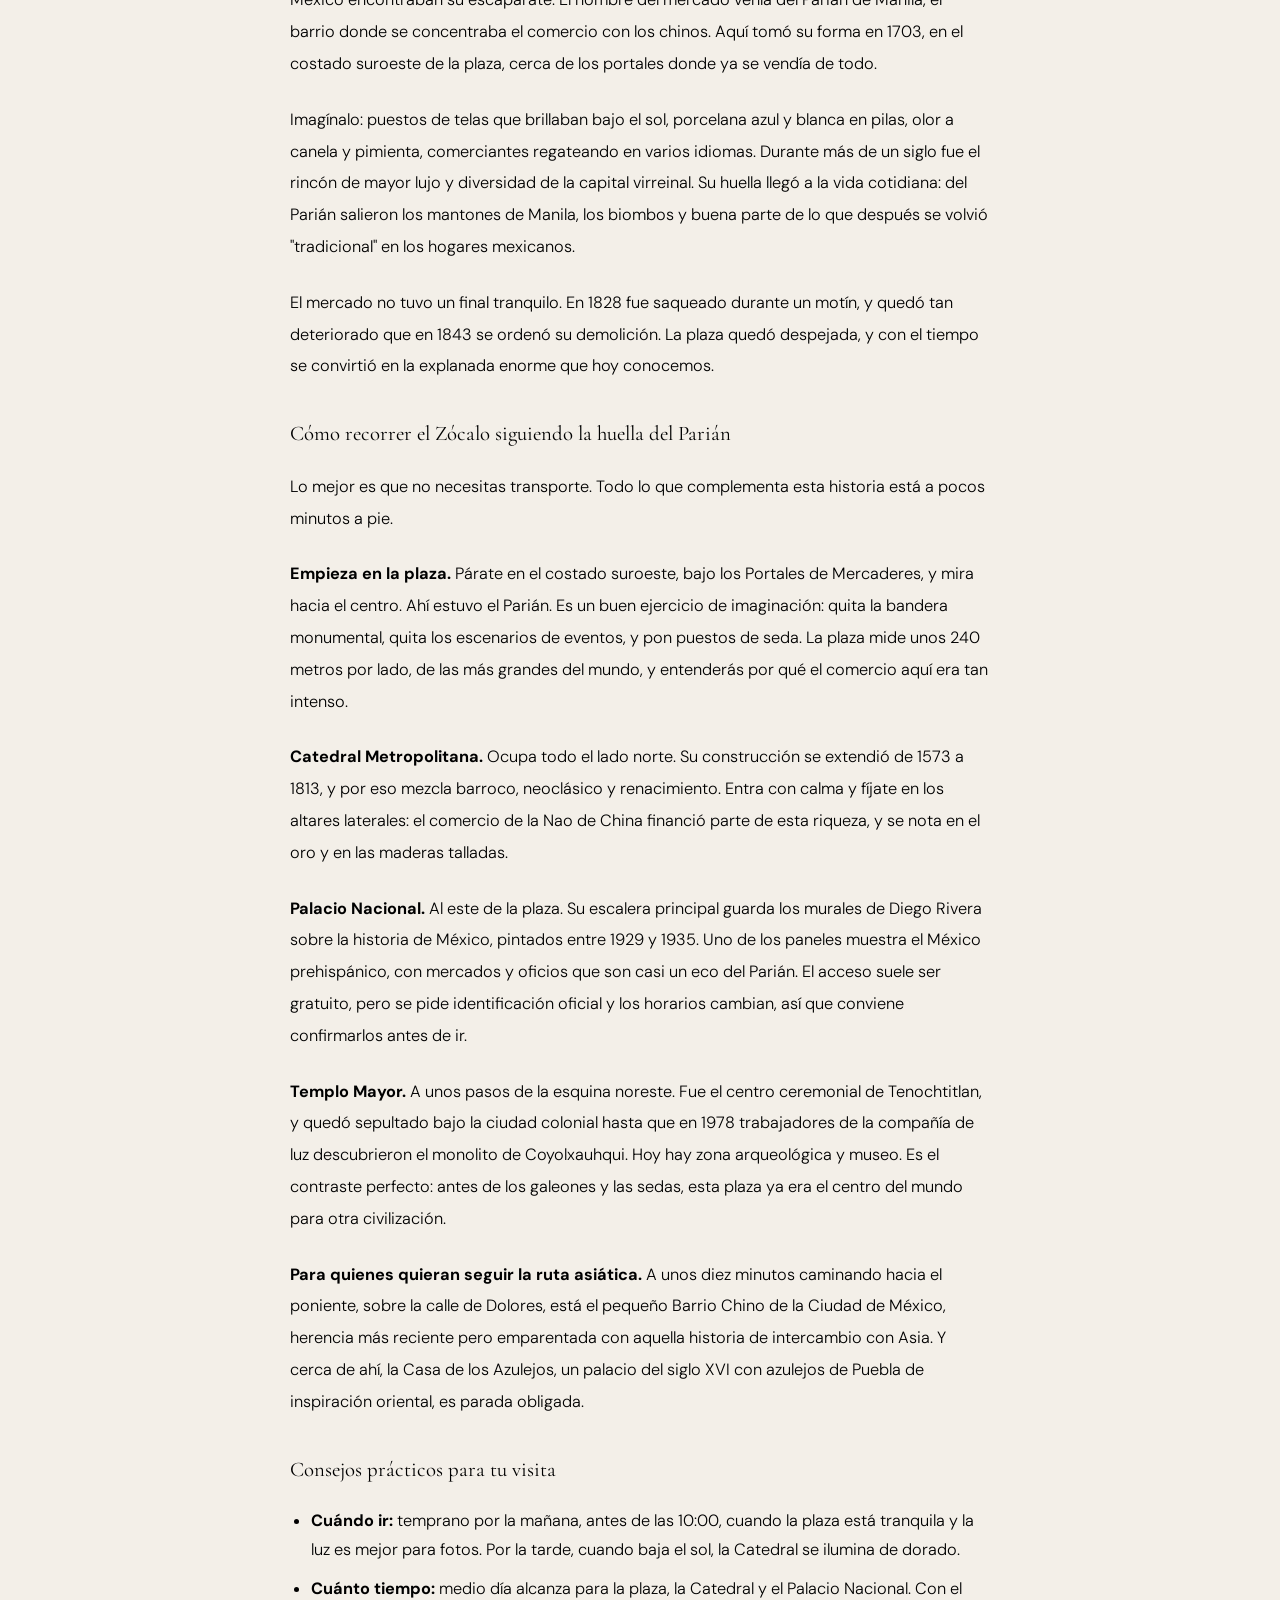
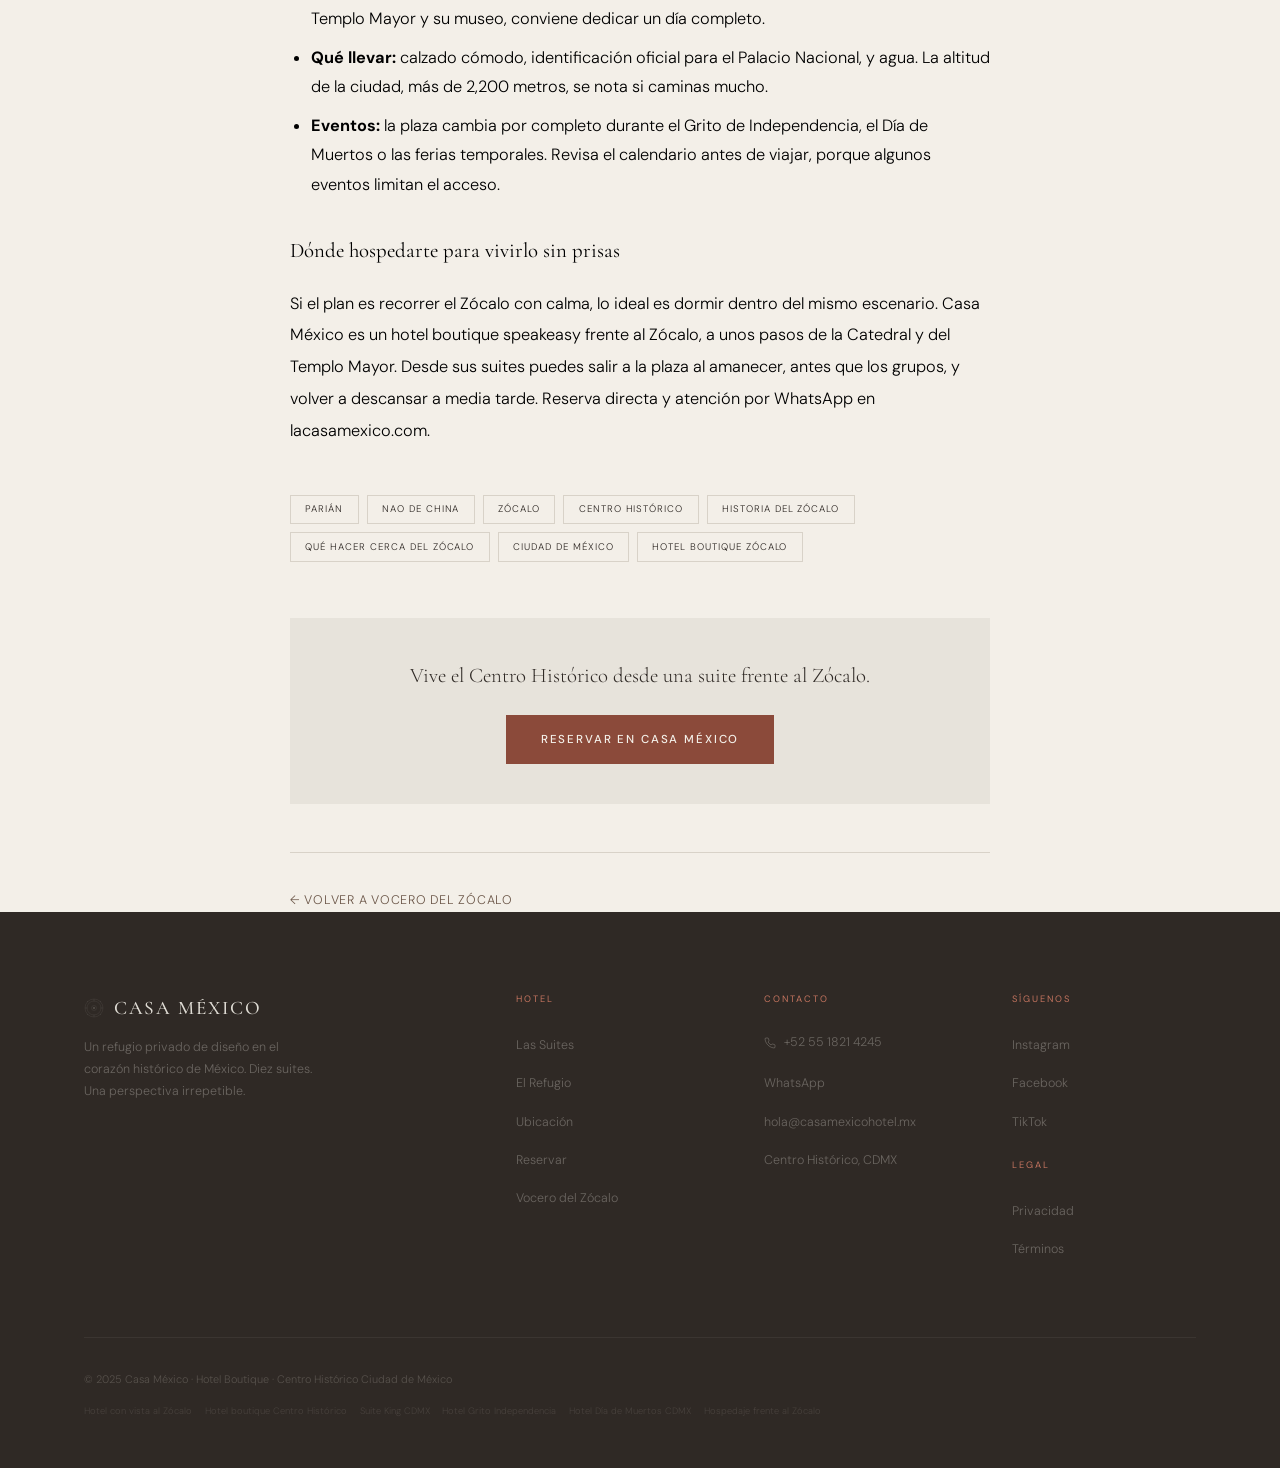
<file: blog/posts/el-parian-del-zocalo-el-mercado-de-la-nao-de-china.html>
<!DOCTYPE html>
<html lang="es">
<head>
<!-- Google Tag Manager -->
<script>(function(w,d,s,l,i){w[l]=w[l]||[];w[l].push({'gtm.start':
new Date().getTime(),event:'gtm.js'});var f=d.getElementsByTagName(s)[0],
j=d.createElement(s),dl=l!='dataLayer'?'&l='+l:'';j.async=true;j.src=
'https://www.googletagmanager.com/gtm.js?id='+i+dl;f.parentNode.insertBefore(j,f);
})(window,document,'script','dataLayer','GTM-WZGLNSL8');gtag('config', 'AW-18410092679');</script>
<!-- End Google Tag Manager -->
<meta charset="UTF-8">
<link rel="icon" type="image/x-icon" href="../../images/favicon.ico">
<meta name="viewport" content="width=device-width, initial-scale=1.0">
<title>El Parián del Zócalo: el mercado de la Nao de China — Vocero del Zócalo | Casa México</title>
<meta name="description" content="El Parián fue el mercado de la Nao de China en el Zócalo CDMX. Conoce su historia y qué ver a pie: Catedral, Palacio Nacional y Templo Mayor.">
<link rel="preconnect" href="https://fonts.googleapis.com">
<link rel="preconnect" href="https://fonts.gstatic.com" crossorigin>
<link href="https://fonts.googleapis.com/css2?family=Cormorant+Garamond:ital,wght@0,300;0,400;0,500;1,300;1,400&family=DM+Sans:opsz,wght@9..40,300;9..40,400;9..40,500&display=swap" rel="stylesheet">
<link rel="stylesheet" href="../../css/style.css">
<link rel="stylesheet" href="../../css/blog.css">
<link rel="canonical" href="https://www.lacasamexico.com/blog/posts/el-parian-del-zocalo-el-mercado-de-la-nao-de-china.html">
<meta name="robots" content="index, follow">
<meta name="theme-color" content="#2F2925">
<meta property="og:type" content="article">
<meta property="og:site_name" content="Casa México">
<meta property="og:title" content="El Parián del Zócalo: el mercado de la Nao de China">
<meta property="og:description" content="El Parián fue el mercado de la Nao de China en el Zócalo CDMX. Conoce su historia y qué ver a pie: Catedral, Palacio Nacional y Templo Mayor.">
<meta property="og:image" content="https://www.lacasamexico.com/images/blog/el-parian-del-zocalo-el-mercado-de-la-nao-de-china.jpg">
<meta property="og:url" content="https://www.lacasamexico.com/blog/posts/el-parian-del-zocalo-el-mercado-de-la-nao-de-china.html">
<meta property="og:locale" content="es_MX">
<meta name="twitter:card" content="summary_large_image">
<meta name="twitter:title" content="El Parián del Zócalo: el mercado de la Nao de China">
<meta name="twitter:description" content="El Parián fue el mercado de la Nao de China en el Zócalo CDMX. Conoce su historia y qué ver a pie: Catedral, Palacio Nacional y Templo Mayor.">
<meta name="twitter:image" content="https://www.lacasamexico.com/images/blog/el-parian-del-zocalo-el-mercado-de-la-nao-de-china.jpg">
<script type="application/ld+json">
{
  "@context": "https://schema.org",
  "@type": "BlogPosting",
  "headline": "El Parián del Zócalo: el mercado de la Nao de China",
  "description": "El Parián fue el mercado de la Nao de China en el Zócalo CDMX. Conoce su historia y qué ver a pie: Catedral, Palacio Nacional y Templo Mayor.",
  "image": "https://www.lacasamexico.com/images/blog/el-parian-del-zocalo-el-mercado-de-la-nao-de-china.jpg",
  "datePublished": "2026-10-05",
  "dateModified": "2026-10-05",
  "author": {
    "@type": "Organization",
    "name": "Casa México",
    "url": "https://www.lacasamexico.com/"
  },
  "publisher": {
    "@type": "Organization",
    "name": "Casa México",
    "url": "https://www.lacasamexico.com/",
    "logo": {
      "@type": "ImageObject",
      "url": "https://www.lacasamexico.com/images/logo.webp"
    },
    "sameAs": [
      "https://www.instagram.com/casamexicosuites",
      "https://www.facebook.com/casamexicosuites"
    ]
  },
  "mainEntityOfPage": {
    "@type": "WebPage",
    "@id": "https://www.lacasamexico.com/blog/posts/el-parian-del-zocalo-el-mercado-de-la-nao-de-china.html"
  }
}
</script>
</head>
<body class="blog">
<!-- Google Tag Manager (noscript) -->
<noscript><iframe src="https://www.googletagmanager.com/ns.html?id=GTM-WZGLNSL8"
height="0" width="0" style="display:none;visibility:hidden"></iframe></noscript>
<!-- End Google Tag Manager (noscript) -->

<nav id="nav" class="scrolled">
  <a href="../../index.html" class="nav-logo" aria-label="Casa México">
    <img src="../../images/logo.webp" class="nav-logo-mark" alt="Casa México logo" width="567" height="567" aria-hidden="true">
    <span class="nav-logo-text">Casa México</span>
  </a>
  <ul class="nav-links" id="navLinks">
    <li><a href="../../index.html#suites">Suites</a></li>
    <li><a href="../../index.html#ubicacion">Ubicación</a></li>
    <li><a href="../../index.html#refugio">El Refugio</a></li>
    <li><a href="../index.html">Vocero del Zócalo</a></li>
  </ul>
  <a href="../../index.html#reservar" class="nav-cta">Reservar</a>
  <button class="hamburger" id="hamburger" aria-label="Menú">
    <span></span><span></span><span></span>
  </button>
</nav>

<section class="article-header">
  <div class="container">
    <p class="breadcrumb"><a href="../../index.html">Inicio</a><span>/</span><a href="../index.html">Vocero del Zócalo</a><span>/</span>El Parián del Zócalo: el mercado de la Nao de China</p>
    <span class="article-category">Cultura</span>
    <h1 class="article-title">El Parián del Zócalo: el mercado de la Nao de China</h1>
    <div class="article-meta"><span>5 de octubre de 2026</span><span>Cultura</span></div>
  </div>
</section>

<div class="container">
  <div class="article-cover"><img src="../../images/blog/el-parian-del-zocalo-el-mercado-de-la-nao-de-china.jpg" alt="El Parián del Zócalo: el mercado de la Nao de China"></div>
  <div class="article-body">
<h2 dir="ltr" style="caret-color: rgb(0, 0, 0); color: rgb(0, 0, 0);"><span style="font-size: 0.92rem; font-family: var(--sans); font-weight: 400;">El Parián fue el mercado más cosmopolita de la Nueva España y estuvo en la Plaza Mayor, lo que hoy conocemos como el Zócalo de la Ciudad de México. Abrió en 1703 y vendía lo que llegaba de Asia en la Nao de China: sedas, porcelana, marfil, laca, especias y muebles que no se parecían a nada fabricado en este lado del mundo. Fue demolido en 1843, así que hoy no queda ni una piedra, pero la plaza donde estuvo sigue siendo el mejor lugar para entender de dónde viene esta ciudad.</span><br></h2><h3 dir="ltr" style="caret-color: rgb(0, 0, 0); color: rgb(0, 0, 0);">Qué fue el Parián y por qué importa</h3><p dir="ltr" style="caret-color: rgb(0, 0, 0); color: rgb(0, 0, 0);">Para entender el Parián hay que mirar hacia Manila. Entre 1565 y 1815, los galeones españoles cruzaban el Pacífico una o dos veces al año entre Filipinas y Acapulco, cargados con mercancías de China, Japón y el sudeste asiático. Se les llamó la Nao de China, y fue una de las primeras rutas comerciales verdaderamente globales de la historia. De regreso, llevaban plata novohispana, tan apreciada en Asia que el peso mexicano circuló como moneda de intercambio durante siglos.</p><p dir="ltr" style="caret-color: rgb(0, 0, 0); color: rgb(0, 0, 0);">Las mercancías subían de Acapulco a la capital por el Camino de Asia, y en la Ciudad de México encontraban su escaparate. El nombre del mercado venía del Parián de Manila, el barrio donde se concentraba el comercio con los chinos. Aquí tomó su forma en 1703, en el costado suroeste de la plaza, cerca de los portales donde ya se vendía de todo.</p><p dir="ltr" style="caret-color: rgb(0, 0, 0); color: rgb(0, 0, 0);">Imagínalo: puestos de telas que brillaban bajo el sol, porcelana azul y blanca en pilas, olor a canela y pimienta, comerciantes regateando en varios idiomas. Durante más de un siglo fue el rincón de mayor lujo y diversidad de la capital virreinal. Su huella llegó a la vida cotidiana: del Parián salieron los mantones de Manila, los biombos y buena parte de lo que después se volvió "tradicional" en los hogares mexicanos.</p><p dir="ltr" style="caret-color: rgb(0, 0, 0); color: rgb(0, 0, 0);">El mercado no tuvo un final tranquilo. En 1828 fue saqueado durante un motín, y quedó tan deteriorado que en 1843 se ordenó su demolición. La plaza quedó despejada, y con el tiempo se convirtió en la explanada enorme que hoy conocemos.</p><h3 dir="ltr" style="caret-color: rgb(0, 0, 0); color: rgb(0, 0, 0);">Cómo recorrer el Zócalo siguiendo la huella del Parián</h3><p dir="ltr" style="caret-color: rgb(0, 0, 0); color: rgb(0, 0, 0);">Lo mejor es que no necesitas transporte. Todo lo que complementa esta historia está a pocos minutos a pie.</p><p dir="ltr" style="caret-color: rgb(0, 0, 0); color: rgb(0, 0, 0);"><strong>Empieza en la plaza.</strong>&nbsp;Párate en el costado suroeste, bajo los Portales de Mercaderes, y mira hacia el centro. Ahí estuvo el Parián. Es un buen ejercicio de imaginación: quita la bandera monumental, quita los escenarios de eventos, y pon puestos de seda. La plaza mide unos 240 metros por lado, de las más grandes del mundo, y entenderás por qué el comercio aquí era tan intenso.</p><p dir="ltr" style="caret-color: rgb(0, 0, 0); color: rgb(0, 0, 0);"><strong>Catedral Metropolitana.</strong>&nbsp;Ocupa todo el lado norte. Su construcción se extendió de 1573 a 1813, y por eso mezcla barroco, neoclásico y renacimiento. Entra con calma y fíjate en los altares laterales: el comercio de la Nao de China financió parte de esta riqueza, y se nota en el oro y en las maderas talladas.</p><p dir="ltr" style="caret-color: rgb(0, 0, 0); color: rgb(0, 0, 0);"><strong>Palacio Nacional.</strong>&nbsp;Al este de la plaza. Su escalera principal guarda los murales de Diego Rivera sobre la historia de México, pintados entre 1929 y 1935. Uno de los paneles muestra el México prehispánico, con mercados y oficios que son casi un eco del Parián. El acceso suele ser gratuito, pero se pide identificación oficial y los horarios cambian, así que conviene confirmarlos antes de ir.</p><p dir="ltr" style="caret-color: rgb(0, 0, 0); color: rgb(0, 0, 0);"><strong>Templo Mayor.</strong>&nbsp;A unos pasos de la esquina noreste. Fue el centro ceremonial de Tenochtitlan, y quedó sepultado bajo la ciudad colonial hasta que en 1978 trabajadores de la compañía de luz descubrieron el monolito de Coyolxauhqui. Hoy hay zona arqueológica y museo. Es el contraste perfecto: antes de los galeones y las sedas, esta plaza ya era el centro del mundo para otra civilización.</p><p dir="ltr" style="caret-color: rgb(0, 0, 0); color: rgb(0, 0, 0);"><strong>Para quienes quieran seguir la ruta asiática.</strong>&nbsp;A unos diez minutos caminando hacia el poniente, sobre la calle de Dolores, está el pequeño Barrio Chino de la Ciudad de México, herencia más reciente pero emparentada con aquella historia de intercambio con Asia. Y cerca de ahí, la Casa de los Azulejos, un palacio del siglo XVI con azulejos de Puebla de inspiración oriental, es parada obligada.</p><h3 dir="ltr" style="caret-color: rgb(0, 0, 0); color: rgb(0, 0, 0);">Consejos prácticos para tu visita</h3><ul dir="ltr" style="caret-color: rgb(0, 0, 0); color: rgb(0, 0, 0);"><li><strong>Cuándo ir:</strong>&nbsp;temprano por la mañana, antes de las 10:00, cuando la plaza está tranquila y la luz es mejor para fotos. Por la tarde, cuando baja el sol, la Catedral se ilumina de dorado.</li><li><strong>Cuánto tiempo:</strong>&nbsp;medio día alcanza para la plaza, la Catedral y el Palacio Nacional. Con el Templo Mayor y su museo, conviene dedicar un día completo.</li><li><strong>Qué llevar:</strong>&nbsp;calzado cómodo, identificación oficial para el Palacio Nacional, y agua. La altitud de la ciudad, más de 2,200 metros, se nota si caminas mucho.</li><li><strong>Eventos:</strong>&nbsp;la plaza cambia por completo durante el Grito de Independencia, el Día de Muertos o las ferias temporales. Revisa el calendario antes de viajar, porque algunos eventos limitan el acceso.</li></ul><h3 dir="ltr" style="caret-color: rgb(0, 0, 0); color: rgb(0, 0, 0);">Dónde hospedarte para vivirlo sin prisas</h3><p dir="ltr" style="caret-color: rgb(0, 0, 0); color: rgb(0, 0, 0);">Si el plan es recorrer el Zócalo con calma, lo ideal es dormir dentro del mismo escenario. Casa México es un hotel boutique speakeasy frente al Zócalo, a unos pasos de la Catedral y del Templo Mayor. Desde sus suites puedes salir a la plaza al amanecer, antes que los grupos, y volver a descansar a media tarde. Reserva directa y atención por WhatsApp en lacasamexico.com.</p>
  </div>
  <div class="article-tags">
          <span class="article-tag">Parián</span>
          <span class="article-tag">Nao de China</span>
          <span class="article-tag">Zócalo</span>
          <span class="article-tag">Centro Histórico</span>
          <span class="article-tag">Historia del Zócalo</span>
          <span class="article-tag">Qué hacer cerca del Zócalo</span>
          <span class="article-tag">Ciudad de México</span>
          <span class="article-tag">Hotel boutique Zócalo</span>
  </div>
  <div class="article-cta">
    <p>Vive el Centro Histórico desde una suite frente al Zócalo.</p>
    <a href="../../index.html#reservar" class="btn-primary">Reservar en Casa México</a>
  </div>
  <div class="back-to-blog"><a href="../index.html">&larr; Volver a Vocero del Zócalo</a></div>
</div>

<footer>
  <div class="container">
    <div class="footer-top">
      <div>
        <div class="footer-brand-name">
          <svg width="20" height="20" viewBox="0 0 80 80" fill="none" aria-hidden="true"><circle cx="40" cy="40" r="36" stroke="rgba(243,239,232,.4)" stroke-width="1.2"/><circle cx="40" cy="40" r="28" stroke="rgba(243,239,232,.4)" stroke-width="1.2"/><circle cx="40" cy="40" r="10" stroke="rgba(243,239,232,.4)" stroke-width="1.2"/><circle cx="40" cy="40" r="4" fill="rgba(243,239,232,.4)"/><line x1="40" y1="4" x2="40" y2="14" stroke="rgba(243,239,232,.4)" stroke-width="1.2"/><line x1="40" y1="66" x2="40" y2="76" stroke="rgba(243,239,232,.4)" stroke-width="1.2"/><line x1="4" y1="40" x2="14" y2="40" stroke="rgba(243,239,232,.4)" stroke-width="1.2"/><line x1="66" y1="40" x2="76" y2="40" stroke="rgba(243,239,232,.4)" stroke-width="1.2"/><circle cx="65.5" cy="14.5" r="1.5" fill="rgba(243,239,232,.4)"/><circle cx="65.5" cy="65.5" r="1.5" fill="rgba(243,239,232,.4)"/><circle cx="14.5" cy="14.5" r="1.5" fill="rgba(243,239,232,.4)"/><circle cx="14.5" cy="65.5" r="1.5" fill="rgba(243,239,232,.4)"/></svg>
          Casa México
        </div>
        <p class="footer-tagline">Un refugio privado de diseño en el corazón histórico de México. Diez suites. Una perspectiva irrepetible.</p>
      </div>
      <div>
        <h4 class="footer-col-title">Hotel</h4>
        <ul class="footer-links">
          <li><a href="../../index.html#suites">Las Suites</a></li>
          <li><a href="../../index.html#refugio">El Refugio</a></li>
          <li><a href="../../index.html#ubicacion">Ubicación</a></li>
          <li><a href="../../index.html#reservar">Reservar</a></li>
          <li><a href="../index.html">Vocero del Zócalo</a></li>
        </ul>
      </div>
      <div>
        <h4 class="footer-col-title">Contacto</h4>
        <ul class="footer-links">
          <li><a href="tel:+525518214245" class="footer-phone"><svg width="12" height="12" viewBox="0 0 24 24" fill="none" stroke="currentColor" stroke-width="1.5" aria-hidden="true"><path d="M22 16.92v3a2 2 0 01-2.18 2 19.79 19.79 0 01-8.63-3.07 19.5 19.5 0 01-6-6 19.79 19.79 0 01-3.07-8.67A2 2 0 014.11 2h3a2 2 0 012 1.72c.127.96.361 1.903.7 2.81a2 2 0 01-.45 2.11L8.09 9.91a16 16 0 006 6l1.27-1.27a2 2 0 012.11-.45c.907.339 1.85.573 2.81.7A2 2 0 0122 16.92z"/></svg>+52 55 1821 4245</a></li>
          <li><a href="https://wa.me/525543496735">WhatsApp</a></li>
          <li><a href="mailto:hola@casamexicohotel.mx">hola@casamexicohotel.mx</a></li>
          <li><a href="../../index.html#ubicacion">Centro Histórico, CDMX</a></li>
        </ul>
      </div>
      <div>
        <h4 class="footer-col-title">Síguenos</h4>
        <ul class="footer-links">
          <li><a href="#">Instagram</a></li>
          <li><a href="#">Facebook</a></li>
          <li><a href="#">TikTok</a></li>
        </ul>
        <h4 class="footer-col-title" style="margin-top:1.5rem">Legal</h4>
        <ul class="footer-links">
          <li><a href="#">Privacidad</a></li>
          <li><a href="#">Términos</a></li>
        </ul>
      </div>
    </div>
    <div class="footer-bottom">
      <p class="footer-copy">© 2025 Casa México · Hotel Boutique · Centro Histórico Ciudad de México</p>
      <div class="footer-seo">
        <a href="#">Hotel con vista al Zócalo</a>
        <a href="#">Hotel boutique Centro Histórico</a>
        <a href="#">Suite King CDMX</a>
        <a href="#">Hotel Grito Independencia</a>
        <a href="#">Hotel Día de Muertos CDMX</a>
        <a href="#">Hospedaje frente al Zócalo</a>
      </div>
    </div>
  </div>
</footer>

<script src="../../js/script.js" defer></script>
</body>
</html>
</file>
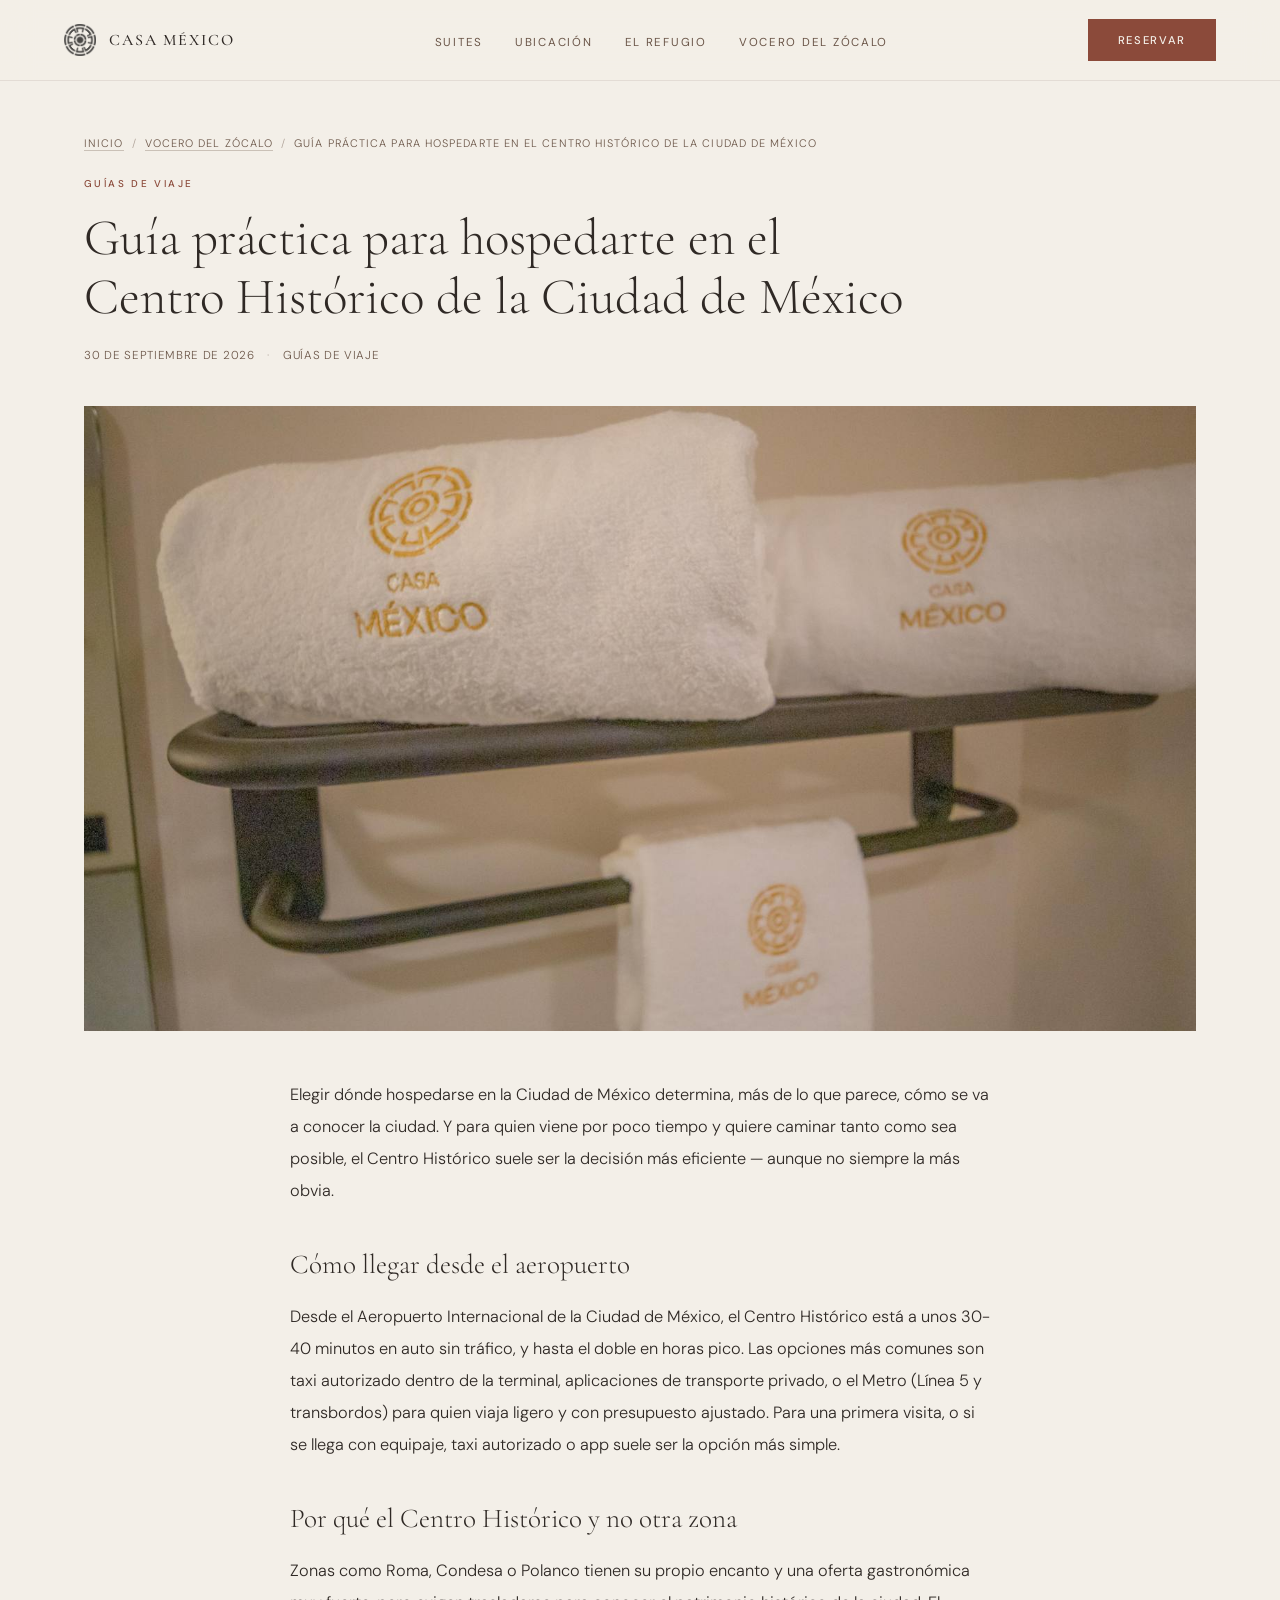
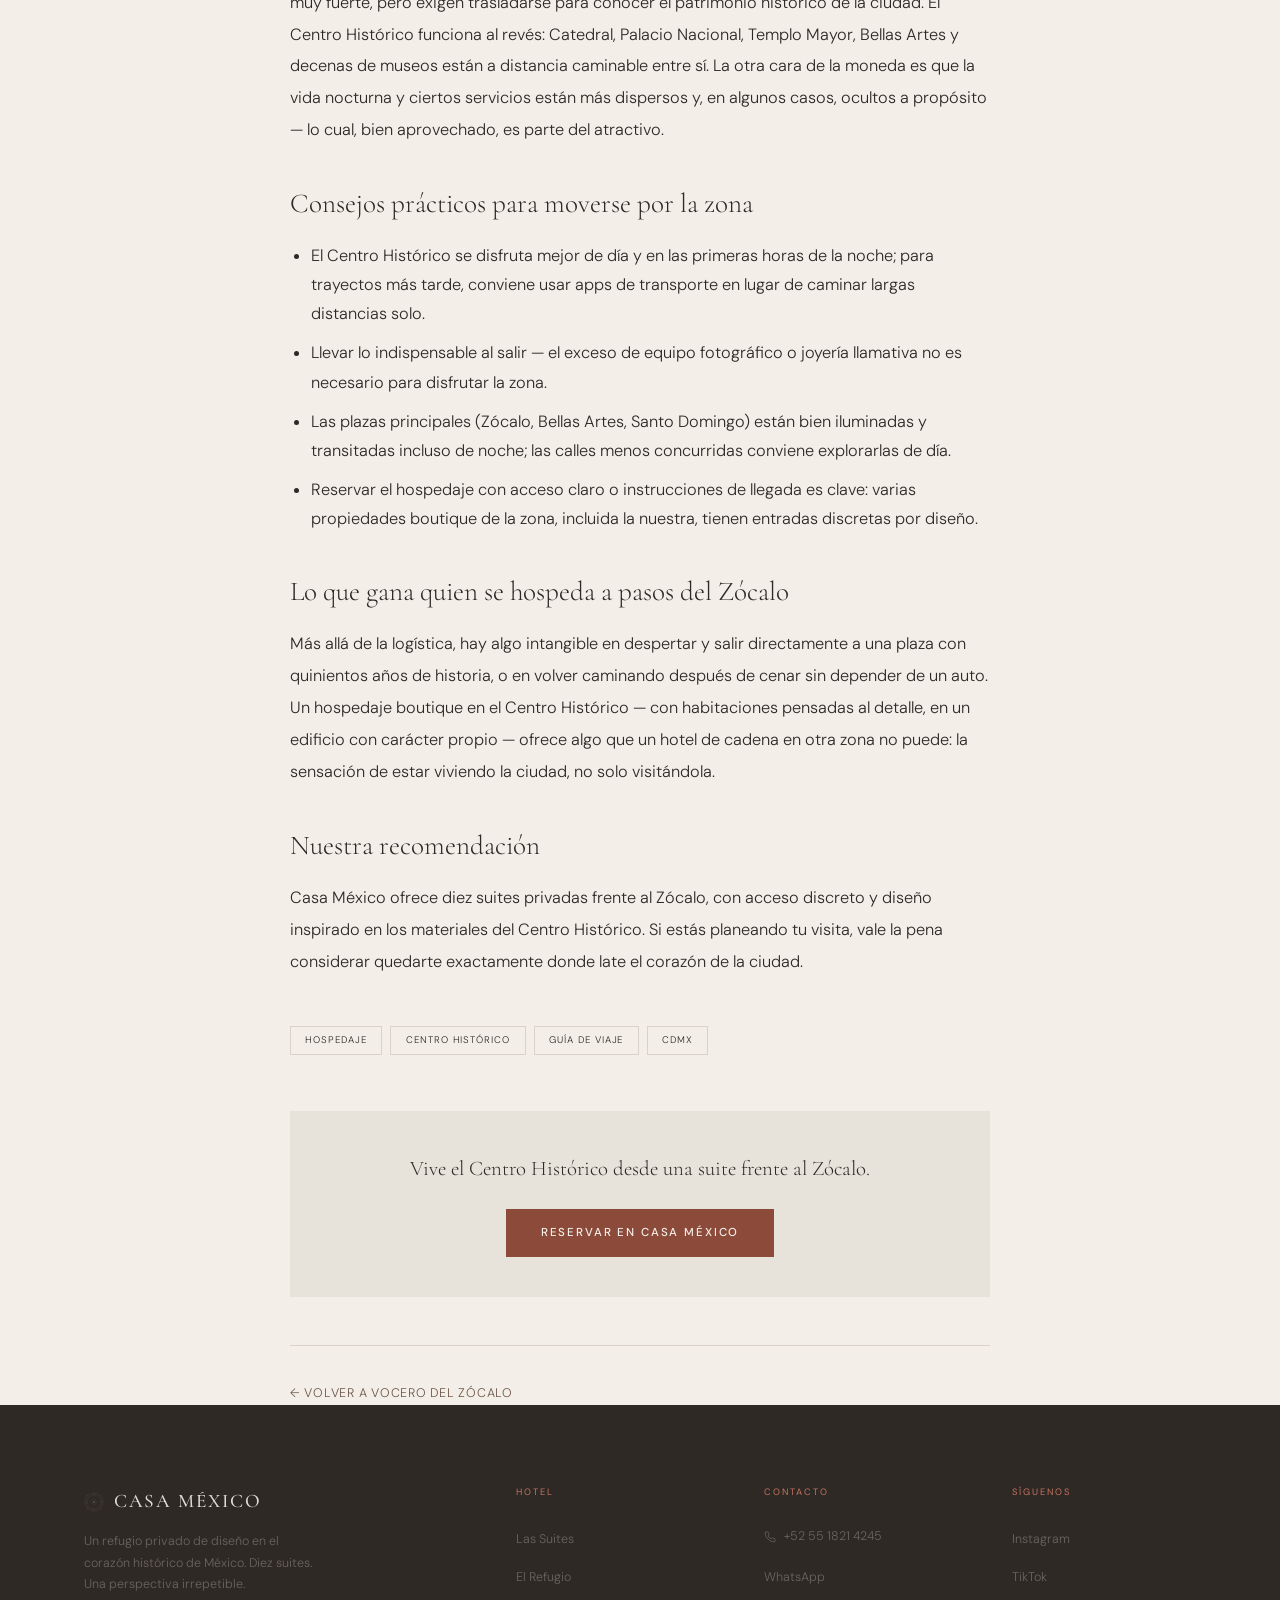
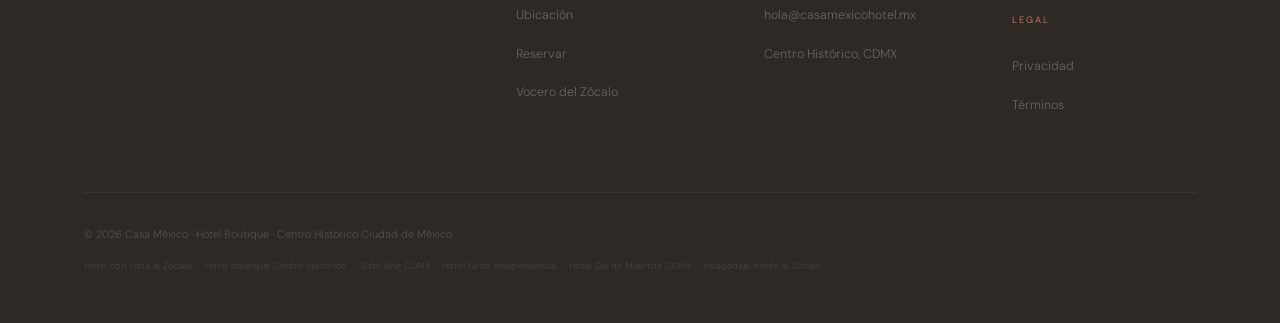
<file: blog/posts/guia-hospedarte-centro-historico-cdmx.html>
<!DOCTYPE html>
<html lang="es">
<head>
<!-- Google Tag Manager -->
<script>(function(w,d,s,l,i){w[l]=w[l]||[];w[l].push({'gtm.start':
new Date().getTime(),event:'gtm.js'});var f=d.getElementsByTagName(s)[0],
j=d.createElement(s),dl=l!='dataLayer'?'&l='+l:'';j.async=true;j.src=
'https://www.googletagmanager.com/gtm.js?id='+i+dl;f.parentNode.insertBefore(j,f);
})(window,document,'script','dataLayer','GTM-WZGLNSL8');gtag('config', 'AW-18410092679');</script>
<!-- End Google Tag Manager -->
<meta charset="UTF-8">
<link rel="icon" type="image/x-icon" href="../../images/favicon.ico">
<meta name="viewport" content="width=device-width, initial-scale=1.0">
<title>Guía práctica para hospedarte en el Centro Histórico de la Ciudad de México — Vocero del Zócalo | Casa México</title>
<meta name="description" content="Cómo llegar, qué zona elegir y por qué hospedarte cerca del Zócalo. Guía práctica de Vocero del Zócalo para tu próxima visita a la Ciudad de México.">
<link rel="preconnect" href="https://fonts.googleapis.com">
<link rel="preconnect" href="https://fonts.gstatic.com" crossorigin>
<link href="https://fonts.googleapis.com/css2?family=Cormorant+Garamond:ital,wght@0,300;0,400;0,500;1,300;1,400&family=DM+Sans:opsz,wght@9..40,300;9..40,400;9..40,500&display=swap" rel="stylesheet">
<link rel="stylesheet" href="../../css/style.css">
<link rel="stylesheet" href="../../css/blog.css">
<link rel="canonical" href="https://www.lacasamexico.com/blog/posts/guia-hospedarte-centro-historico-cdmx.html">
<meta name="robots" content="index, follow">
<meta name="theme-color" content="#2F2925">
<meta property="og:type" content="article">
<meta property="og:site_name" content="Casa México">
<meta property="og:title" content="Guía práctica para hospedarte en el Centro Histórico de la Ciudad de México">
<meta property="og:description" content="Cómo llegar, qué zona elegir y por qué hospedarte cerca del Zócalo. Guía práctica de Vocero del Zócalo para tu próxima visita a la Ciudad de México.">
<meta property="og:image" content="https://www.lacasamexico.com/images/hero/hero-01-suite-terracota.jpg">
<meta property="og:url" content="https://www.lacasamexico.com/blog/posts/guia-hospedarte-centro-historico-cdmx.html">
<meta property="og:locale" content="es_MX">
<meta name="twitter:card" content="summary_large_image">
<meta name="twitter:title" content="Guía práctica para hospedarte en el Centro Histórico de la Ciudad de México">
<meta name="twitter:description" content="Cómo llegar, qué zona elegir y por qué hospedarte cerca del Zócalo. Guía práctica de Vocero del Zócalo para tu próxima visita a la Ciudad de México.">
<meta name="twitter:image" content="https://www.lacasamexico.com/images/hero/hero-01-suite-terracota.jpg">
<script type="application/ld+json">
{
  "@context": "https://schema.org",
  "@type": "BlogPosting",
  "headline": "Guía práctica para hospedarte en el Centro Histórico de la Ciudad de México",
  "description": "Cómo llegar, qué zona elegir y por qué hospedarte cerca del Zócalo. Guía práctica de Vocero del Zócalo para tu próxima visita a la Ciudad de México.",
  "image": "https://www.lacasamexico.com/images/hero/hero-01-suite-terracota.jpg",
  "datePublished": "2026-09-30",
  "dateModified": "2026-09-30",
  "author": {
    "@type": "Organization",
    "name": "Casa México",
    "url": "https://www.lacasamexico.com/"
  },
  "publisher": {
    "@type": "Organization",
    "name": "Casa México",
    "url": "https://www.lacasamexico.com/",
    "logo": {
      "@type": "ImageObject",
      "url": "https://www.lacasamexico.com/images/logo.webp"
    },
    "sameAs": [
      "https://www.instagram.com/casamexicozocalo",
      "https://www.tiktok.com/@casamexicozocalo"
    ]
  },
  "mainEntityOfPage": {
    "@type": "WebPage",
    "@id": "https://www.lacasamexico.com/blog/posts/guia-hospedarte-centro-historico-cdmx.html"
  }
}
</script>
</head>
<body class="blog">
<!-- Google Tag Manager (noscript) -->
<noscript><iframe src="https://www.googletagmanager.com/ns.html?id=GTM-WZGLNSL8"
height="0" width="0" style="display:none;visibility:hidden"></iframe></noscript>
<!-- End Google Tag Manager (noscript) -->

<nav id="nav" class="scrolled">
  <a href="../../index.html" class="nav-logo" aria-label="Casa México">
    <img src="../../images/logo.webp" class="nav-logo-mark" alt="Casa México logo" width="567" height="567" aria-hidden="true">
    <span class="nav-logo-text">Casa México</span>
  </a>
  <ul class="nav-links" id="navLinks">
    <li><a href="../../index.html#suites">Suites</a></li>
    <li><a href="../../index.html#ubicacion">Ubicación</a></li>
    <li><a href="../../index.html#refugio">El Refugio</a></li>
    <li><a href="../index.html">Vocero del Zócalo</a></li>
  </ul>
  <a href="../../index.html#reservar" class="nav-cta">Reservar</a>
  <button class="hamburger" id="hamburger" aria-label="Menú">
    <span></span><span></span><span></span>
  </button>
</nav>

<section class="article-header">
  <div class="container">
    <p class="breadcrumb"><a href="../../index.html">Inicio</a><span>/</span><a href="../index.html">Vocero del Zócalo</a><span>/</span>Guía práctica para hospedarte en el Centro Histórico de la Ciudad de México</p>
    <span class="article-category">Guías de viaje</span>
    <h1 class="article-title">Guía práctica para hospedarte en el Centro Histórico de la Ciudad de México</h1>
    <div class="article-meta"><span>30 de septiembre de 2026</span><span>Guías de viaje</span></div>
  </div>
</section>

<div class="container">
  <div class="article-cover"><img src="../../images/hero/hero-01-suite-terracota.jpg" alt="Guía práctica para hospedarte en el Centro Histórico de la Ciudad de México"></div>
  <div class="article-body">
<p>Elegir dónde hospedarse en la Ciudad de México determina, más de lo que parece, cómo se va a conocer la ciudad. Y para quien viene por poco tiempo y quiere caminar tanto como sea posible, el Centro Histórico suele ser la decisión más eficiente — aunque no siempre la más obvia.</p><h2>Cómo llegar desde el aeropuerto</h2><p>Desde el Aeropuerto Internacional de la Ciudad de México, el Centro Histórico está a unos 30-40 minutos en auto sin tráfico, y hasta el doble en horas pico. Las opciones más comunes son taxi autorizado dentro de la terminal, aplicaciones de transporte privado, o el Metro (Línea 5 y transbordos) para quien viaja ligero y con presupuesto ajustado. Para una primera visita, o si se llega con equipaje, taxi autorizado o app suele ser la opción más simple.</p><h2>Por qué el Centro Histórico y no otra zona</h2><p>Zonas como Roma, Condesa o Polanco tienen su propio encanto y una oferta gastronómica muy fuerte, pero exigen trasladarse para conocer el patrimonio histórico de la ciudad. El Centro Histórico funciona al revés: Catedral, Palacio Nacional, Templo Mayor, Bellas Artes y decenas de museos están a distancia caminable entre sí. La otra cara de la moneda es que la vida nocturna y ciertos servicios están más dispersos y, en algunos casos, ocultos a propósito — lo cual, bien aprovechado, es parte del atractivo.</p><h2>Consejos prácticos para moverse por la zona</h2><ul><li>El Centro Histórico se disfruta mejor de día y en las primeras horas de la noche; para trayectos más tarde, conviene usar apps de transporte en lugar de caminar largas distancias solo.</li><li>Llevar lo indispensable al salir — el exceso de equipo fotográfico o joyería llamativa no es necesario para disfrutar la zona.</li><li>Las plazas principales (Zócalo, Bellas Artes, Santo Domingo) están bien iluminadas y transitadas incluso de noche; las calles menos concurridas conviene explorarlas de día.</li><li>Reservar el hospedaje con acceso claro o instrucciones de llegada es clave: varias propiedades boutique de la zona, incluida la nuestra, tienen entradas discretas por diseño.</li></ul><h2>Lo que gana quien se hospeda a pasos del Zócalo</h2><p>Más allá de la logística, hay algo intangible en despertar y salir directamente a una plaza con quinientos años de historia, o en volver caminando después de cenar sin depender de un auto. Un hospedaje boutique en el Centro Histórico — con habitaciones pensadas al detalle, en un edificio con carácter propio — ofrece algo que un hotel de cadena en otra zona no puede: la sensación de estar viviendo la ciudad, no solo visitándola.</p><h2>Nuestra recomendación</h2><p>Casa México ofrece diez suites privadas frente al Zócalo, con acceso discreto y diseño inspirado en los materiales del Centro Histórico. Si estás planeando tu visita, vale la pena considerar quedarte exactamente donde late el corazón de la ciudad.</p>
  </div>
  <div class="article-tags">
          <span class="article-tag">hospedaje</span>
          <span class="article-tag">Centro Histórico</span>
          <span class="article-tag">guía de viaje</span>
          <span class="article-tag">CDMX</span>
  </div>
  <div class="article-cta">
    <p>Vive el Centro Histórico desde una suite frente al Zócalo.</p>
    <a href="../../index.html#reservar" class="btn-primary">Reservar en Casa México</a>
  </div>
  <div class="back-to-blog"><a href="../index.html">&larr; Volver a Vocero del Zócalo</a></div>
</div>

<footer>
  <div class="container">
    <div class="footer-top">
      <div>
        <div class="footer-brand-name">
          <svg width="20" height="20" viewBox="0 0 80 80" fill="none" aria-hidden="true"><circle cx="40" cy="40" r="36" stroke="rgba(243,239,232,.4)" stroke-width="1.2"/><circle cx="40" cy="40" r="28" stroke="rgba(243,239,232,.4)" stroke-width="1.2"/><circle cx="40" cy="40" r="10" stroke="rgba(243,239,232,.4)" stroke-width="1.2"/><circle cx="40" cy="40" r="4" fill="rgba(243,239,232,.4)"/><line x1="40" y1="4" x2="40" y2="14" stroke="rgba(243,239,232,.4)" stroke-width="1.2"/><line x1="40" y1="66" x2="40" y2="76" stroke="rgba(243,239,232,.4)" stroke-width="1.2"/><line x1="4" y1="40" x2="14" y2="40" stroke="rgba(243,239,232,.4)" stroke-width="1.2"/><line x1="66" y1="40" x2="76" y2="40" stroke="rgba(243,239,232,.4)" stroke-width="1.2"/><circle cx="65.5" cy="14.5" r="1.5" fill="rgba(243,239,232,.4)"/><circle cx="65.5" cy="65.5" r="1.5" fill="rgba(243,239,232,.4)"/><circle cx="14.5" cy="14.5" r="1.5" fill="rgba(243,239,232,.4)"/><circle cx="14.5" cy="65.5" r="1.5" fill="rgba(243,239,232,.4)"/></svg>
          Casa México
        </div>
        <p class="footer-tagline">Un refugio privado de diseño en el corazón histórico de México. Diez suites. Una perspectiva irrepetible.</p>
      </div>
      <div>
        <h4 class="footer-col-title">Hotel</h4>
        <ul class="footer-links">
          <li><a href="../../index.html#suites">Las Suites</a></li>
          <li><a href="../../index.html#refugio">El Refugio</a></li>
          <li><a href="../../index.html#ubicacion">Ubicación</a></li>
          <li><a href="../../index.html#reservar">Reservar</a></li>
          <li><a href="../index.html">Vocero del Zócalo</a></li>
        </ul>
      </div>
      <div>
        <h4 class="footer-col-title">Contacto</h4>
        <ul class="footer-links">
          <li><a href="tel:+525518214245" class="footer-phone"><svg width="12" height="12" viewBox="0 0 24 24" fill="none" stroke="currentColor" stroke-width="1.5" aria-hidden="true"><path d="M22 16.92v3a2 2 0 01-2.18 2 19.79 19.79 0 01-8.63-3.07 19.5 19.5 0 01-6-6 19.79 19.79 0 01-3.07-8.67A2 2 0 014.11 2h3a2 2 0 012 1.72c.127.96.361 1.903.7 2.81a2 2 0 01-.45 2.11L8.09 9.91a16 16 0 006 6l1.27-1.27a2 2 0 012.11-.45c.907.339 1.85.573 2.81.7A2 2 0 0122 16.92z"/></svg>+52 55 1821 4245</a></li>
          <li><a href="https://wa.me/525543496735">WhatsApp</a></li>
          <li><a href="mailto:hola@casamexicohotel.mx">hola@casamexicohotel.mx</a></li>
          <li><a href="../../index.html#ubicacion">Centro Histórico, CDMX</a></li>
        </ul>
      </div>
      <div>
        <h4 class="footer-col-title">Síguenos</h4>
        <ul class="footer-links">
          <li><a href="https://www.instagram.com/casamexicozocalo" target="_blank" rel="noopener">Instagram</a></li>
          <li><a href="https://www.tiktok.com/@casamexicozocalo" target="_blank" rel="noopener">TikTok</a></li>
        </ul>
        <h4 class="footer-col-title" style="margin-top:1.5rem">Legal</h4>
        <ul class="footer-links">
          <li><a href="#">Privacidad</a></li>
          <li><a href="#">Términos</a></li>
        </ul>
      </div>
    </div>
    <div class="footer-bottom">
      <p class="footer-copy">© 2026 Casa México · Hotel Boutique · Centro Histórico Ciudad de México</p>
      <div class="footer-seo">
        <a href="#">Hotel con vista al Zócalo</a>
        <a href="#">Hotel boutique Centro Histórico</a>
        <a href="#">Suite King CDMX</a>
        <a href="#">Hotel Grito Independencia</a>
        <a href="#">Hotel Día de Muertos CDMX</a>
        <a href="#">Hospedaje frente al Zócalo</a>
      </div>
    </div>
  </div>
</footer>

<script src="../../js/script.js" defer></script>
</body>
</html>
</file>
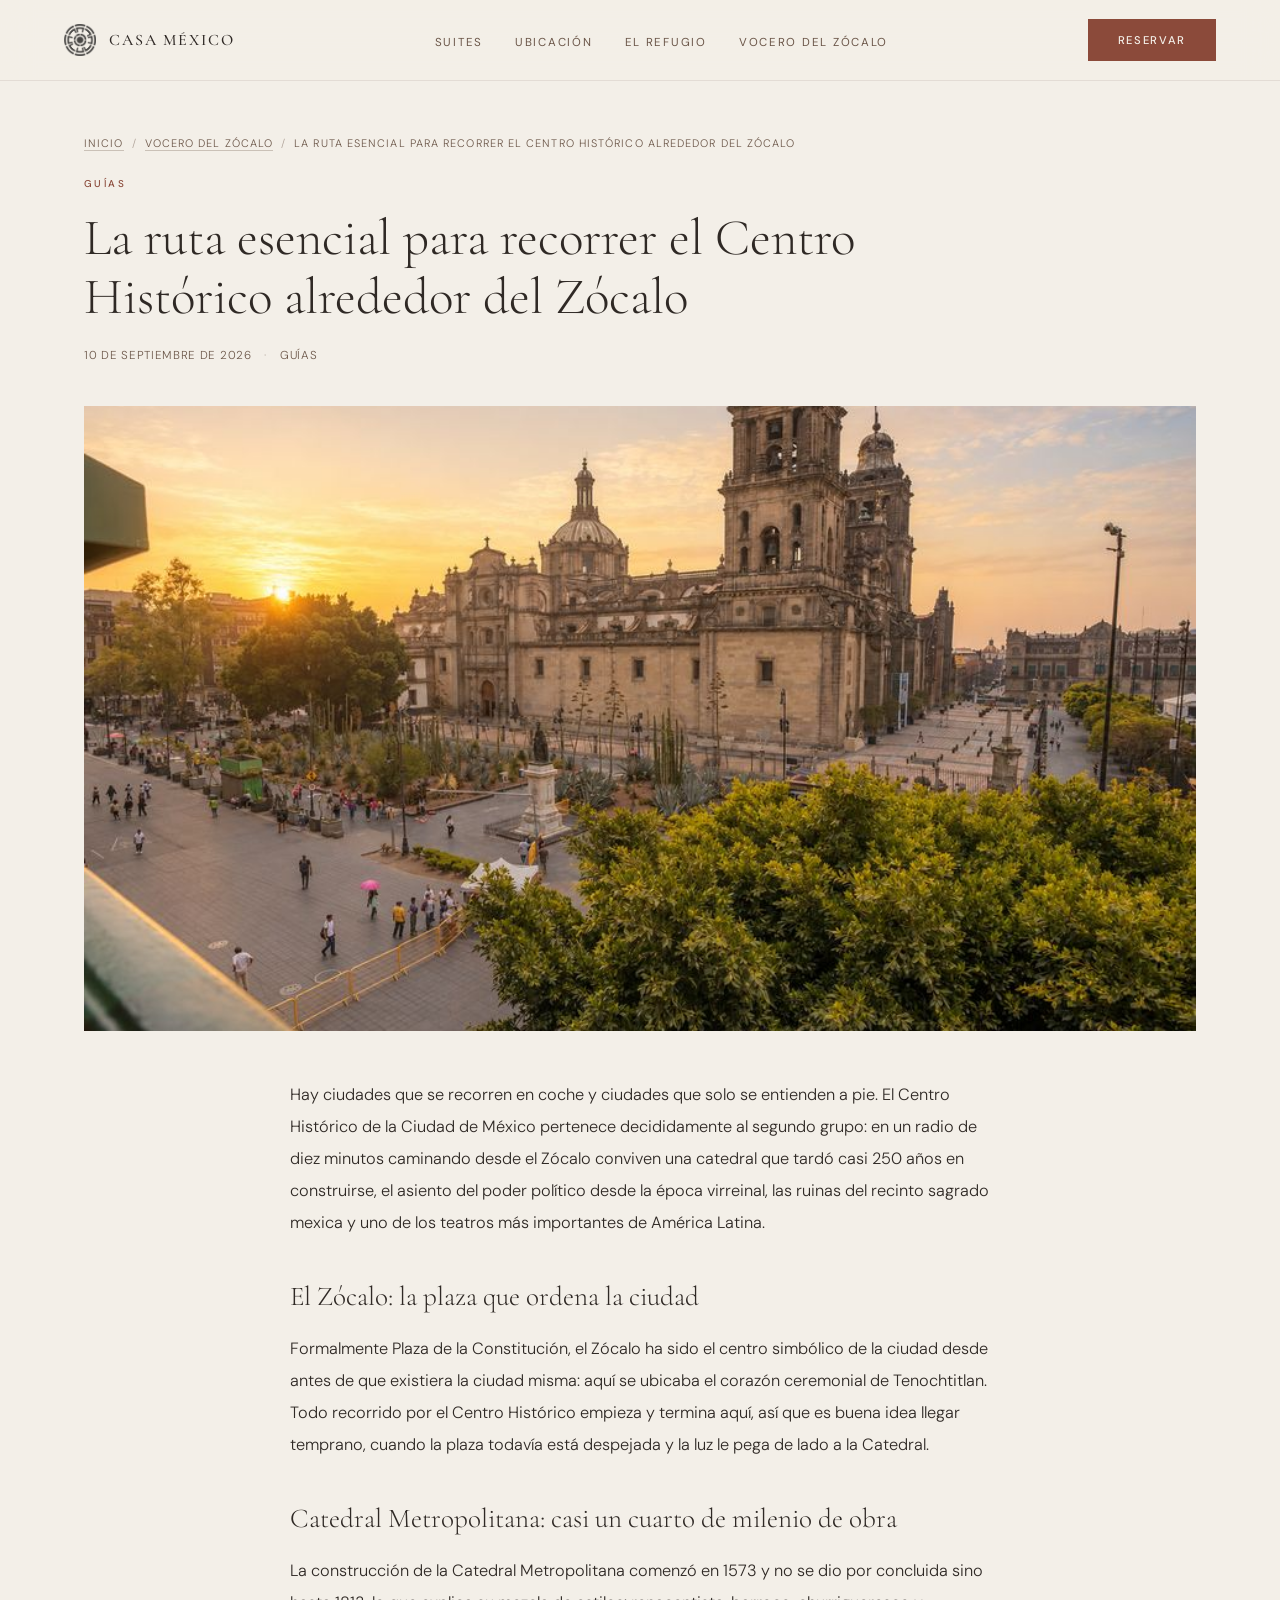
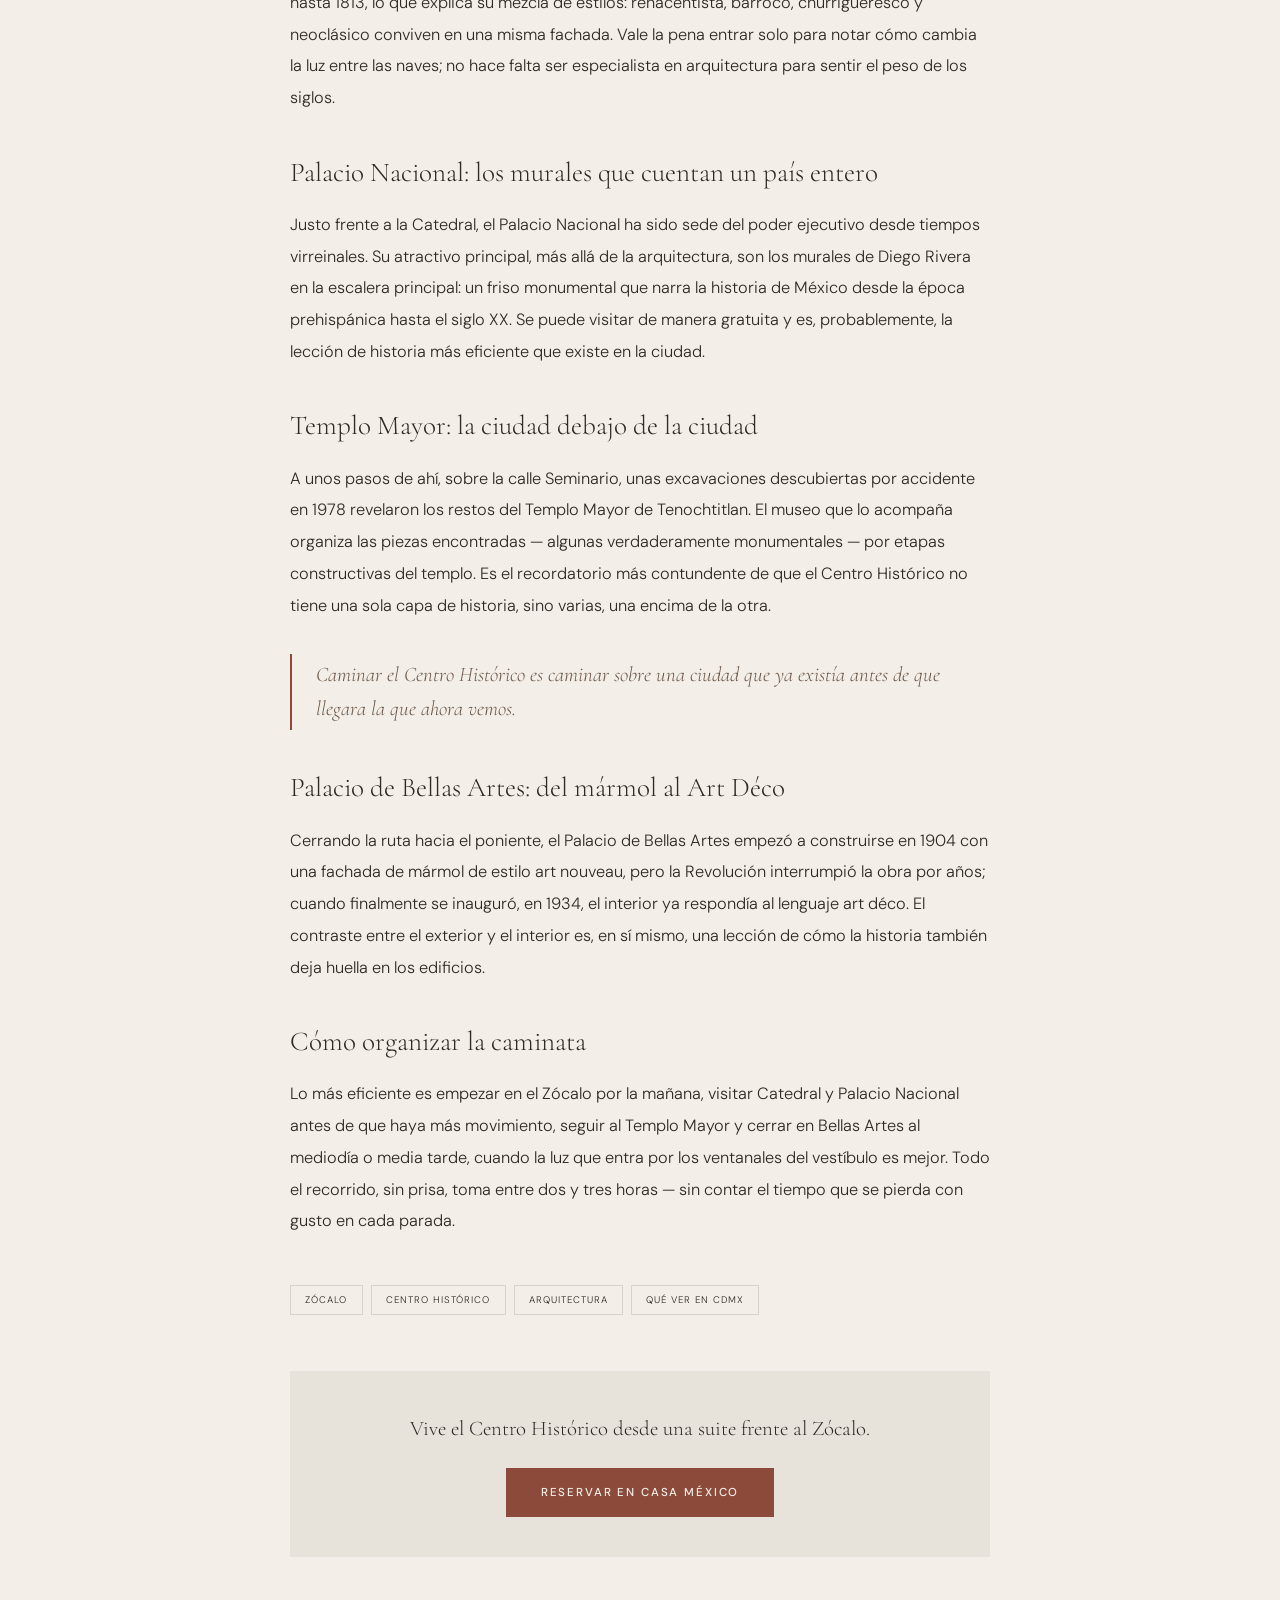
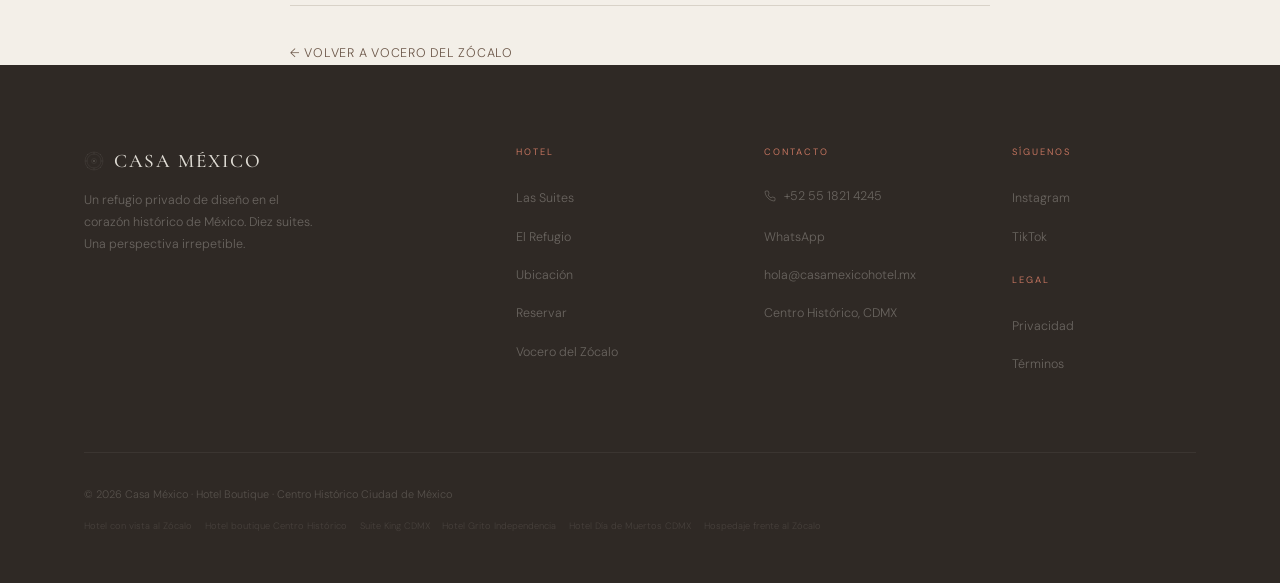
<file: blog/posts/ruta-esencial-centro-historico-zocalo.html>
<!DOCTYPE html>
<html lang="es">
<head>
<!-- Google Tag Manager -->
<script>(function(w,d,s,l,i){w[l]=w[l]||[];w[l].push({'gtm.start':
new Date().getTime(),event:'gtm.js'});var f=d.getElementsByTagName(s)[0],
j=d.createElement(s),dl=l!='dataLayer'?'&l='+l:'';j.async=true;j.src=
'https://www.googletagmanager.com/gtm.js?id='+i+dl;f.parentNode.insertBefore(j,f);
})(window,document,'script','dataLayer','GTM-WZGLNSL8');gtag('config', 'AW-18410092679');</script>
<!-- End Google Tag Manager -->
<meta charset="UTF-8">
<link rel="icon" type="image/x-icon" href="../../images/favicon.ico">
<meta name="viewport" content="width=device-width, initial-scale=1.0">
<title>La ruta esencial para recorrer el Centro Histórico alrededor del Zócalo — Vocero del Zócalo | Casa México</title>
<meta name="description" content="Un recorrido a pie por el Zócalo de la Ciudad de México: Catedral Metropolitana, Palacio Nacional, Templo Mayor y Bellas Artes, contado por Vocero del Zócalo.">
<link rel="preconnect" href="https://fonts.googleapis.com">
<link rel="preconnect" href="https://fonts.gstatic.com" crossorigin>
<link href="https://fonts.googleapis.com/css2?family=Cormorant+Garamond:ital,wght@0,300;0,400;0,500;1,300;1,400&family=DM+Sans:opsz,wght@9..40,300;9..40,400;9..40,500&display=swap" rel="stylesheet">
<link rel="stylesheet" href="../../css/style.css">
<link rel="stylesheet" href="../../css/blog.css">
<link rel="canonical" href="https://www.lacasamexico.com/blog/posts/ruta-esencial-centro-historico-zocalo.html">
<meta name="robots" content="index, follow">
<meta name="theme-color" content="#2F2925">
<meta property="og:type" content="article">
<meta property="og:site_name" content="Casa México">
<meta property="og:title" content="La ruta esencial para recorrer el Centro Histórico alrededor del Zócalo">
<meta property="og:description" content="Un recorrido a pie por el Zócalo de la Ciudad de México: Catedral Metropolitana, Palacio Nacional, Templo Mayor y Bellas Artes, contado por Vocero del Zócalo.">
<meta property="og:image" content="https://www.lacasamexico.com/images/momentos/momento-01-amanecer.jpg">
<meta property="og:url" content="https://www.lacasamexico.com/blog/posts/ruta-esencial-centro-historico-zocalo.html">
<meta property="og:locale" content="es_MX">
<meta name="twitter:card" content="summary_large_image">
<meta name="twitter:title" content="La ruta esencial para recorrer el Centro Histórico alrededor del Zócalo">
<meta name="twitter:description" content="Un recorrido a pie por el Zócalo de la Ciudad de México: Catedral Metropolitana, Palacio Nacional, Templo Mayor y Bellas Artes, contado por Vocero del Zócalo.">
<meta name="twitter:image" content="https://www.lacasamexico.com/images/momentos/momento-01-amanecer.jpg">
<script type="application/ld+json">
{
  "@context": "https://schema.org",
  "@type": "BlogPosting",
  "headline": "La ruta esencial para recorrer el Centro Histórico alrededor del Zócalo",
  "description": "Un recorrido a pie por el Zócalo de la Ciudad de México: Catedral Metropolitana, Palacio Nacional, Templo Mayor y Bellas Artes, contado por Vocero del Zócalo.",
  "image": "https://www.lacasamexico.com/images/momentos/momento-01-amanecer.jpg",
  "datePublished": "2026-09-10",
  "dateModified": "2026-09-10",
  "author": {
    "@type": "Organization",
    "name": "Casa México",
    "url": "https://www.lacasamexico.com/"
  },
  "publisher": {
    "@type": "Organization",
    "name": "Casa México",
    "url": "https://www.lacasamexico.com/",
    "logo": {
      "@type": "ImageObject",
      "url": "https://www.lacasamexico.com/images/logo.webp"
    },
    "sameAs": [
      "https://www.instagram.com/casamexicozocalo",
      "https://www.tiktok.com/@casamexicozocalo"
    ]
  },
  "mainEntityOfPage": {
    "@type": "WebPage",
    "@id": "https://www.lacasamexico.com/blog/posts/ruta-esencial-centro-historico-zocalo.html"
  }
}
</script>
</head>
<body class="blog">
<!-- Google Tag Manager (noscript) -->
<noscript><iframe src="https://www.googletagmanager.com/ns.html?id=GTM-WZGLNSL8"
height="0" width="0" style="display:none;visibility:hidden"></iframe></noscript>
<!-- End Google Tag Manager (noscript) -->

<nav id="nav" class="scrolled">
  <a href="../../index.html" class="nav-logo" aria-label="Casa México">
    <img src="../../images/logo.webp" class="nav-logo-mark" alt="Casa México logo" width="567" height="567" aria-hidden="true">
    <span class="nav-logo-text">Casa México</span>
  </a>
  <ul class="nav-links" id="navLinks">
    <li><a href="../../index.html#suites">Suites</a></li>
    <li><a href="../../index.html#ubicacion">Ubicación</a></li>
    <li><a href="../../index.html#refugio">El Refugio</a></li>
    <li><a href="../index.html">Vocero del Zócalo</a></li>
  </ul>
  <a href="../../index.html#reservar" class="nav-cta">Reservar</a>
  <button class="hamburger" id="hamburger" aria-label="Menú">
    <span></span><span></span><span></span>
  </button>
</nav>

<section class="article-header">
  <div class="container">
    <p class="breadcrumb"><a href="../../index.html">Inicio</a><span>/</span><a href="../index.html">Vocero del Zócalo</a><span>/</span>La ruta esencial para recorrer el Centro Histórico alrededor del Zócalo</p>
    <span class="article-category">Guías</span>
    <h1 class="article-title">La ruta esencial para recorrer el Centro Histórico alrededor del Zócalo</h1>
    <div class="article-meta"><span>10 de septiembre de 2026</span><span>Guías</span></div>
  </div>
</section>

<div class="container">
  <div class="article-cover"><img src="../../images/momentos/momento-01-amanecer.jpg" alt="La ruta esencial para recorrer el Centro Histórico alrededor del Zócalo"></div>
  <div class="article-body">
<p>Hay ciudades que se recorren en coche y ciudades que solo se entienden a pie. El Centro Histórico de la Ciudad de México pertenece decididamente al segundo grupo: en un radio de diez minutos caminando desde el Zócalo conviven una catedral que tardó casi 250 años en construirse, el asiento del poder político desde la época virreinal, las ruinas del recinto sagrado mexica y uno de los teatros más importantes de América Latina.</p><h2>El Zócalo: la plaza que ordena la ciudad</h2><p>Formalmente Plaza de la Constitución, el Zócalo ha sido el centro simbólico de la ciudad desde antes de que existiera la ciudad misma: aquí se ubicaba el corazón ceremonial de Tenochtitlan. Todo recorrido por el Centro Histórico empieza y termina aquí, así que es buena idea llegar temprano, cuando la plaza todavía está despejada y la luz le pega de lado a la Catedral.</p><h2>Catedral Metropolitana: casi un cuarto de milenio de obra</h2><p>La construcción de la Catedral Metropolitana comenzó en 1573 y no se dio por concluida sino hasta 1813, lo que explica su mezcla de estilos: renacentista, barroco, churrigueresco y neoclásico conviven en una misma fachada. Vale la pena entrar solo para notar cómo cambia la luz entre las naves; no hace falta ser especialista en arquitectura para sentir el peso de los siglos.</p><h2>Palacio Nacional: los murales que cuentan un país entero</h2><p>Justo frente a la Catedral, el Palacio Nacional ha sido sede del poder ejecutivo desde tiempos virreinales. Su atractivo principal, más allá de la arquitectura, son los murales de Diego Rivera en la escalera principal: un friso monumental que narra la historia de México desde la época prehispánica hasta el siglo XX. Se puede visitar de manera gratuita y es, probablemente, la lección de historia más eficiente que existe en la ciudad.</p><h2>Templo Mayor: la ciudad debajo de la ciudad</h2><p>A unos pasos de ahí, sobre la calle Seminario, unas excavaciones descubiertas por accidente en 1978 revelaron los restos del Templo Mayor de Tenochtitlan. El museo que lo acompaña organiza las piezas encontradas — algunas verdaderamente monumentales — por etapas constructivas del templo. Es el recordatorio más contundente de que el Centro Histórico no tiene una sola capa de historia, sino varias, una encima de la otra.</p><blockquote>Caminar el Centro Histórico es caminar sobre una ciudad que ya existía antes de que llegara la que ahora vemos.</blockquote><h2>Palacio de Bellas Artes: del mármol al Art Déco</h2><p>Cerrando la ruta hacia el poniente, el Palacio de Bellas Artes empezó a construirse en 1904 con una fachada de mármol de estilo art nouveau, pero la Revolución interrumpió la obra por años; cuando finalmente se inauguró, en 1934, el interior ya respondía al lenguaje art déco. El contraste entre el exterior y el interior es, en sí mismo, una lección de cómo la historia también deja huella en los edificios.</p><h2>Cómo organizar la caminata</h2><p>Lo más eficiente es empezar en el Zócalo por la mañana, visitar Catedral y Palacio Nacional antes de que haya más movimiento, seguir al Templo Mayor y cerrar en Bellas Artes al mediodía o media tarde, cuando la luz que entra por los ventanales del vestíbulo es mejor. Todo el recorrido, sin prisa, toma entre dos y tres horas — sin contar el tiempo que se pierda con gusto en cada parada.</p>
  </div>
  <div class="article-tags">
          <span class="article-tag">Zócalo</span>
          <span class="article-tag">Centro Histórico</span>
          <span class="article-tag">arquitectura</span>
          <span class="article-tag">qué ver en CDMX</span>
  </div>
  <div class="article-cta">
    <p>Vive el Centro Histórico desde una suite frente al Zócalo.</p>
    <a href="../../index.html#reservar" class="btn-primary">Reservar en Casa México</a>
  </div>
  <div class="back-to-blog"><a href="../index.html">&larr; Volver a Vocero del Zócalo</a></div>
</div>

<footer>
  <div class="container">
    <div class="footer-top">
      <div>
        <div class="footer-brand-name">
          <svg width="20" height="20" viewBox="0 0 80 80" fill="none" aria-hidden="true"><circle cx="40" cy="40" r="36" stroke="rgba(243,239,232,.4)" stroke-width="1.2"/><circle cx="40" cy="40" r="28" stroke="rgba(243,239,232,.4)" stroke-width="1.2"/><circle cx="40" cy="40" r="10" stroke="rgba(243,239,232,.4)" stroke-width="1.2"/><circle cx="40" cy="40" r="4" fill="rgba(243,239,232,.4)"/><line x1="40" y1="4" x2="40" y2="14" stroke="rgba(243,239,232,.4)" stroke-width="1.2"/><line x1="40" y1="66" x2="40" y2="76" stroke="rgba(243,239,232,.4)" stroke-width="1.2"/><line x1="4" y1="40" x2="14" y2="40" stroke="rgba(243,239,232,.4)" stroke-width="1.2"/><line x1="66" y1="40" x2="76" y2="40" stroke="rgba(243,239,232,.4)" stroke-width="1.2"/><circle cx="65.5" cy="14.5" r="1.5" fill="rgba(243,239,232,.4)"/><circle cx="65.5" cy="65.5" r="1.5" fill="rgba(243,239,232,.4)"/><circle cx="14.5" cy="14.5" r="1.5" fill="rgba(243,239,232,.4)"/><circle cx="14.5" cy="65.5" r="1.5" fill="rgba(243,239,232,.4)"/></svg>
          Casa México
        </div>
        <p class="footer-tagline">Un refugio privado de diseño en el corazón histórico de México. Diez suites. Una perspectiva irrepetible.</p>
      </div>
      <div>
        <h4 class="footer-col-title">Hotel</h4>
        <ul class="footer-links">
          <li><a href="../../index.html#suites">Las Suites</a></li>
          <li><a href="../../index.html#refugio">El Refugio</a></li>
          <li><a href="../../index.html#ubicacion">Ubicación</a></li>
          <li><a href="../../index.html#reservar">Reservar</a></li>
          <li><a href="../index.html">Vocero del Zócalo</a></li>
        </ul>
      </div>
      <div>
        <h4 class="footer-col-title">Contacto</h4>
        <ul class="footer-links">
          <li><a href="tel:+525518214245" class="footer-phone"><svg width="12" height="12" viewBox="0 0 24 24" fill="none" stroke="currentColor" stroke-width="1.5" aria-hidden="true"><path d="M22 16.92v3a2 2 0 01-2.18 2 19.79 19.79 0 01-8.63-3.07 19.5 19.5 0 01-6-6 19.79 19.79 0 01-3.07-8.67A2 2 0 014.11 2h3a2 2 0 012 1.72c.127.96.361 1.903.7 2.81a2 2 0 01-.45 2.11L8.09 9.91a16 16 0 006 6l1.27-1.27a2 2 0 012.11-.45c.907.339 1.85.573 2.81.7A2 2 0 0122 16.92z"/></svg>+52 55 1821 4245</a></li>
          <li><a href="https://wa.me/525543496735">WhatsApp</a></li>
          <li><a href="mailto:hola@casamexicohotel.mx">hola@casamexicohotel.mx</a></li>
          <li><a href="../../index.html#ubicacion">Centro Histórico, CDMX</a></li>
        </ul>
      </div>
      <div>
        <h4 class="footer-col-title">Síguenos</h4>
        <ul class="footer-links">
          <li><a href="https://www.instagram.com/casamexicozocalo" target="_blank" rel="noopener">Instagram</a></li>
          <li><a href="https://www.tiktok.com/@casamexicozocalo" target="_blank" rel="noopener">TikTok</a></li>
        </ul>
        <h4 class="footer-col-title" style="margin-top:1.5rem">Legal</h4>
        <ul class="footer-links">
          <li><a href="#">Privacidad</a></li>
          <li><a href="#">Términos</a></li>
        </ul>
      </div>
    </div>
    <div class="footer-bottom">
      <p class="footer-copy">© 2026 Casa México · Hotel Boutique · Centro Histórico Ciudad de México</p>
      <div class="footer-seo">
        <a href="#">Hotel con vista al Zócalo</a>
        <a href="#">Hotel boutique Centro Histórico</a>
        <a href="#">Suite King CDMX</a>
        <a href="#">Hotel Grito Independencia</a>
        <a href="#">Hotel Día de Muertos CDMX</a>
        <a href="#">Hospedaje frente al Zócalo</a>
      </div>
    </div>
  </div>
</footer>

<script src="../../js/script.js" defer></script>
</body>
</html>
</file>
<file: css/style.css>
*,*::before,*::after{box-sizing:border-box;margin:0;padding:0}
:root{
  --hueso:#F3EFE8;
  --marmol:#E7E3DB;
  --greige:#D8D2C8;
  --salvia:#8F9A84;
  --musgo:#5E6657;
  --nogal:#6B5648;
  --cafe:#2F2925;
  --terracota:#8B4A3A;
  --terracota-light:#C4745F;
  --jadeita:#7A8F6A;
  --serif:'Cormorant Garamond',Georgia,serif;
  --sans:'DM Sans',system-ui,sans-serif;
}
html{scroll-behavior:smooth}
body{background:var(--hueso);color:var(--cafe);font-family:var(--sans);font-weight:300;line-height:1.7;overflow-x:hidden}

/* NAV */
nav{position:fixed;top:0;left:0;right:0;z-index:100;display:flex;align-items:center;justify-content:space-between;padding:2rem 5%;transition:all .4s}
nav.scrolled{background:rgba(243,239,232,.96);backdrop-filter:blur(16px);padding:1.2rem 5%;border-bottom:.5px solid rgba(107,86,72,.12)}
.nav-logo{display:flex;align-items:center;gap:.8rem;text-decoration:none}
.nav-logo-mark{width:32px;height:32px;opacity:.9;filter:none;transition:filter .4s,opacity .4s}
nav.scrolled .nav-logo-mark{filter:brightness(0);opacity:.7}
.nav-logo-text{font-family:var(--serif);font-size:1rem;font-weight:500;letter-spacing:.12em;color:var(--hueso);text-transform:uppercase;transition:color .4s}
nav.scrolled .nav-logo-text{color:var(--cafe)}
.nav-links{display:flex;gap:2rem;list-style:none}
.nav-links a{color:rgba(243,239,232,.85);text-decoration:none;font-size:.72rem;letter-spacing:.15em;text-transform:uppercase;font-weight:400;transition:color .4s}
.nav-links a:hover{color:var(--hueso)}
nav.scrolled .nav-links a{color:var(--nogal)}
nav.scrolled .nav-links a:hover{color:var(--terracota)}
.nav-cta{background:transparent;color:var(--hueso);border:1px solid rgba(243,239,232,.6);padding:.65rem 1.8rem;font-family:var(--sans);font-size:.7rem;font-weight:500;letter-spacing:.15em;text-transform:uppercase;cursor:pointer;text-decoration:none;transition:all .4s}
.nav-cta:hover{background:rgba(243,239,232,.15);border-color:var(--hueso)}
nav.scrolled .nav-cta{background:var(--terracota);color:var(--hueso);border-color:var(--terracota)}
nav.scrolled .nav-cta:hover{background:var(--cafe);border-color:var(--cafe)}
.hamburger{display:none;flex-direction:column;gap:5px;cursor:pointer;background:none;border:none;padding:.3rem}
.hamburger span{width:22px;height:1px;background:var(--hueso);display:block;transition:background .4s}
nav.scrolled .hamburger span{background:var(--cafe)}

/* HERO */
.hero{position:relative;height:100svh;min-height:600px;display:flex;align-items:flex-end;overflow:hidden}
.hero-marquee{position:absolute;inset:0;width:100%;height:100%}
.hero-img{position:absolute;inset:0;width:100%;height:100%;object-fit:cover;object-position:center;opacity:0;transition:opacity 1.8s ease}
.hero-img.is-active{opacity:1}
.hero-overlay{position:absolute;inset:0;background:linear-gradient(to top,rgba(47,41,37,.75) 0%,rgba(47,41,37,.2) 50%,rgba(47,41,37,.05) 100%);z-index:1}
.hero-marquee-dots{position:absolute;bottom:3rem;left:50%;transform:translateX(-50%);z-index:2;display:flex;gap:.6rem}
.hero-marquee-dots button{width:28px;height:2px;background:rgba(243,239,232,.35);border:none;padding:0;cursor:pointer;transition:background .4s ease}
.hero-marquee-dots button.is-active{background:var(--hueso)}
.hero-content{position:relative;z-index:2;padding:0 7% 5rem;max-width:100%}
.hero-eyebrow{font-size:.65rem;letter-spacing:.28em;text-transform:uppercase;color:rgba(243,239,232,.6);margin-bottom:1.2rem;font-weight:400}
.hero-hl{font-family:var(--serif);font-size:clamp(3.2rem,7vw,6.5rem);font-weight:300;line-height:1.0;color:var(--hueso);margin-bottom:.6rem}
.hero-hl em{font-style:italic;color:rgba(243,239,232,.7)}
.hero-sub{font-size:clamp(.88rem,1.3vw,1.05rem);color:rgba(243,239,232,.65);margin-bottom:2.5rem;font-weight:300;max-width:480px;line-height:1.75}
.hero-actions{display:flex;gap:1rem;flex-wrap:wrap}
.btn-primary{background:var(--terracota);color:var(--hueso);border:none;padding:.9rem 2.2rem;font-family:var(--sans);font-size:.72rem;font-weight:500;letter-spacing:.16em;text-transform:uppercase;cursor:pointer;text-decoration:none;display:inline-block;transition:background .2s}
.btn-primary:hover{background:var(--cafe)}
.btn-outline{background:transparent;color:var(--hueso);border:.5px solid rgba(243,239,232,.5);padding:.9rem 2.2rem;font-family:var(--sans);font-size:.72rem;font-weight:300;letter-spacing:.16em;text-transform:uppercase;cursor:pointer;text-decoration:none;display:inline-block;transition:border-color .2s,color .2s}
.btn-outline:hover{border-color:var(--hueso);color:var(--hueso)}
.hero-stats{position:absolute;bottom:3rem;right:5%;z-index:2;display:flex;gap:2.5rem;text-align:right}
.hero-stat-n{font-family:var(--serif);font-size:2rem;font-weight:300;color:var(--hueso);display:block;line-height:1}
.hero-stat-l{font-size:.6rem;letter-spacing:.18em;text-transform:uppercase;color:rgba(243,239,232,.5);display:block;margin-top:.3rem}
.scroll-line{position:absolute;bottom:0;left:7%;width:.5px;height:60px;background:var(--terracota);z-index:2}

/* SECTIONS */
section{padding:6rem 0}
.container{max-width:1240px;margin:0 auto;padding:0 5%}
.eyebrow{font-size:.62rem;letter-spacing:.28em;text-transform:uppercase;color:var(--terracota);margin-bottom:1.2rem;font-weight:400}
.section-title{font-family:var(--serif);font-size:clamp(1.8rem,3.5vw,3rem);font-weight:300;line-height:1.1;color:var(--cafe);margin-bottom:1.2rem}
.section-title em{font-style:italic;color:var(--terracota-light)}
.rule{width:36px;height:.5px;background:var(--terracota);margin-bottom:2rem}

/* DISEÑO — bloque de texto (fotos integradas en marquesina del hero) */
.diseno-section{background:var(--marmol);padding:6rem 0}
.diseno-inner{max-width:680px;margin:0 auto;padding:0 5%;text-align:center}
.diseno-inner .eyebrow{justify-content:center}
.diseno-inner .rule{margin:0 auto 2rem}
.diseno-body{font-size:.92rem;color:var(--nogal);line-height:2;font-weight:300}
.diseno-body p{margin-bottom:.6rem}
.materials-row{display:flex;flex-wrap:wrap;justify-content:center;gap:.5rem;margin-top:2rem}
.material-chip{font-size:.62rem;letter-spacing:.12em;text-transform:uppercase;color:var(--cafe);border:.5px solid var(--greige);padding:.35rem .9rem;font-weight:400;background:var(--hueso)}

/* MOMENTOS */
.momentos-section{background:var(--hueso)}
.momentos-grid{display:grid;grid-template-columns:repeat(3,1fr);gap:1.5rem;margin-top:3.5rem}
.momento-item{position:relative;overflow:hidden;aspect-ratio:3/4;cursor:pointer}
.momento-item img{width:100%;height:100%;object-fit:cover;transition:transform .6s ease;display:block}
.momento-item:hover img{transform:scale(1.04)}
.momento-overlay{position:absolute;inset:0;background:linear-gradient(to top,rgba(47,41,37,.6) 0%,transparent 55%);pointer-events:none}
.momento-caption{position:absolute;bottom:1.8rem;left:1.8rem;z-index:1}
.momento-label{font-size:.58rem;letter-spacing:.22em;text-transform:uppercase;color:rgba(243,239,232,.6);display:block;margin-bottom:.3rem}
.momento-title{font-family:var(--serif);font-size:1.3rem;font-weight:300;color:var(--hueso);line-height:1.2}

/* SUITES */
.suites-section{background:var(--cafe);padding:7rem 0}
.suites-header{display:flex;justify-content:space-between;align-items:flex-end;margin-bottom:4rem;flex-wrap:wrap;gap:1.5rem}
.suites-title{font-family:var(--serif);font-size:clamp(2rem,4vw,3.5rem);font-weight:300;color:var(--hueso);line-height:1.05}
.suites-title em{font-style:italic;color:rgba(243,239,232,.5)}
.suites-grid{display:grid;grid-template-columns:repeat(2,1fr);gap:1px;background:rgba(243,239,232,.06)}
.suite-card{background:var(--cafe);overflow:hidden;position:relative;text-decoration:none;display:block}
.suite-card:hover .suite-img img{transform:scale(1.04)}
.suite-img{height:340px;overflow:hidden;position:relative}
.suite-img img{width:100%;height:100%;object-fit:cover;transition:transform .6s ease;display:block;filter:brightness(.88)}
.suite-img-overlay{position:absolute;inset:0;background:linear-gradient(to top,rgba(47,41,37,.5) 0%,transparent 50%)}
.suite-body{padding:2rem 2.5rem 2.5rem}
.suite-type{font-size:.58rem;letter-spacing:.22em;text-transform:uppercase;color:var(--terracota-light);margin-bottom:.6rem;display:block;font-weight:400}
.suite-name{font-family:var(--serif);font-size:1.5rem;font-weight:300;color:var(--hueso);margin-bottom:.5rem}
.suite-desc{font-size:.8rem;color:rgba(243,239,232,.45);font-weight:300;line-height:1.7;margin-bottom:1.2rem}
.suite-meta{display:flex;gap:1.5rem;align-items:center}
.suite-size{font-family:var(--serif);font-size:1.1rem;color:rgba(243,239,232,.4)}
.suite-link{font-size:.62rem;letter-spacing:.15em;text-transform:uppercase;color:var(--terracota-light);margin-left:auto;transition:color .2s}
.suite-card:hover .suite-link{color:var(--hueso)}

/* REFUGIO */
.refugio-section{background:var(--marmol);padding:0}
.refugio-grid{display:grid;grid-template-columns:5fr 4fr}
.refugio-img{position:relative;min-height:560px;overflow:hidden}
.refugio-img img{width:100%;height:100%;object-fit:cover;object-position:center;display:block}
.refugio-content{padding:5rem 4rem;display:flex;flex-direction:column;justify-content:center;background:var(--cafe)}
.refugio-quote{font-family:var(--serif);font-size:clamp(1.6rem,2.5vw,2.2rem);font-weight:300;font-style:italic;color:rgba(243,239,232,.75);line-height:1.4;margin-bottom:2.5rem}
.refugio-rule{width:36px;height:.5px;background:var(--terracota);margin-bottom:1.5rem}
.refugio-body{font-size:.82rem;color:rgba(243,239,232,.4);line-height:1.8;font-weight:300}

/* UBICACIÓN */
.ubicacion-section{background:var(--hueso)}
.ubicacion-grid{display:grid;grid-template-columns:1fr 1fr;gap:6rem;align-items:start}
.walk-list{margin-top:2.5rem}
.walk-item{display:flex;justify-content:space-between;align-items:baseline;padding:1.1rem 0;border-bottom:.5px solid var(--greige)}
.walk-item:first-child{border-top:.5px solid var(--greige)}
.walk-place{font-size:.85rem;color:var(--nogal);font-weight:300}
.walk-time{font-family:var(--serif);font-size:1.1rem;color:var(--terracota)}
.walk-time span{font-size:.58rem;font-family:var(--sans);letter-spacing:.1em;color:var(--greige);margin-left:.3rem}
.map-block{background:var(--marmol);aspect-ratio:4/3;position:relative;overflow:hidden;border:.5px solid var(--greige)}
.map-frame{position:absolute;inset:0;width:100%;height:100%;border:0;filter:sepia(.55) saturate(.55) hue-rotate(-8deg) brightness(.93) contrast(1.1)}
.map-tint{position:absolute;inset:0;background:linear-gradient(160deg,rgba(139,74,58,.22) 0%,rgba(94,102,87,.12) 100%);mix-blend-mode:multiply;pointer-events:none}
.map-link{position:absolute;bottom:1.2rem;right:1.2rem;background:var(--hueso);color:var(--cafe);font-family:var(--sans);font-size:.65rem;font-weight:500;letter-spacing:.14em;text-transform:uppercase;padding:.7rem 1.3rem;text-decoration:none;transition:all .3s;z-index:2}
.map-link:hover{background:var(--terracota);color:var(--hueso)}
.ubicacion-seo{margin-top:3rem;font-size:.82rem;color:var(--nogal);line-height:1.8;font-weight:300;max-width:480px}

/* CIERRE */
.cierre-section{position:relative;overflow:hidden;min-height:560px;display:flex;align-items:center;justify-content:center;text-align:center}
.cierre-img{position:absolute;inset:0;width:100%;height:100%;object-fit:cover;object-position:center;filter:brightness(.4)}
.cierre-content{position:relative;z-index:1;padding:2rem}
.cierre-title{font-family:var(--serif);font-size:clamp(2.4rem,5vw,4.5rem);font-weight:300;color:var(--hueso);line-height:1.05;margin-bottom:.8rem}
.cierre-title em{font-style:italic;color:rgba(243,239,232,.6)}
.cierre-rule{width:40px;height:.5px;background:var(--terracota);margin:1.8rem auto}
.cierre-sub{font-size:.9rem;color:rgba(243,239,232,.55);margin-bottom:2.5rem;font-weight:300;line-height:1.8;max-width:440px;margin-left:auto;margin-right:auto}
.cierre-ctas{display:flex;gap:1rem;justify-content:center;flex-wrap:wrap}
.btn-wa{display:inline-flex;align-items:center;gap:.6rem;background:transparent;border:.5px solid rgba(243,239,232,.35);color:rgba(243,239,232,.7);padding:.9rem 2rem;font-family:var(--sans);font-size:.7rem;letter-spacing:.14em;text-transform:uppercase;text-decoration:none;transition:all .2s}
.btn-wa:hover{border-color:var(--hueso);color:var(--hueso)}
.btn-wa-float{position:fixed;left:1.6rem;bottom:1.6rem;z-index:999;width:56px;height:56px;border-radius:50%;background:var(--musgo);display:flex;align-items:center;justify-content:center;box-shadow:0 6px 20px rgba(47,41,37,.25);transition:background .25s,transform .25s}
.btn-wa-float:hover{background:var(--terracota);transform:translateY(-2px)}
.btn-wa-float svg{width:26px;height:26px}
@media (max-width:640px){.btn-wa-float{left:1.1rem;bottom:1.1rem;width:50px;height:50px}.btn-wa-float svg{width:23px;height:23px}}

/* FOOTER */
footer{background:var(--cafe);padding:5rem 0 3rem}
.footer-top{display:grid;grid-template-columns:2fr 1fr 1fr 1fr;gap:4rem;margin-bottom:4rem}
.footer-brand-name{font-family:var(--serif);font-size:1.2rem;font-weight:500;color:rgba(243,239,232,.9);letter-spacing:.1em;text-transform:uppercase;margin-bottom:.8rem;display:flex;align-items:center;gap:.6rem}
.footer-brand-name svg{opacity:.5}
.footer-tagline{font-size:.78rem;color:rgba(243,239,232,.3);line-height:1.75;max-width:240px;font-weight:300}
.footer-col-title{font-size:.58rem;letter-spacing:.22em;text-transform:uppercase;color:var(--terracota-light);margin-bottom:1.4rem;font-weight:400}
.footer-links{list-style:none}
.footer-links li{margin-bottom:.7rem}
.footer-links a{font-size:.78rem;color:rgba(243,239,232,.3);text-decoration:none;transition:color .2s;font-weight:300}
.footer-links a:hover{color:rgba(243,239,232,.7)}
.footer-phone{display:inline-flex;align-items:center;gap:.5rem}
.footer-bottom{border-top:.5px solid rgba(243,239,232,.06);padding-top:2rem;display:flex;justify-content:space-between;align-items:center;flex-wrap:wrap;gap:1rem}
.footer-copy{font-size:.68rem;color:rgba(243,239,232,.2);font-weight:300}
.footer-seo{display:flex;flex-wrap:wrap;gap:.8rem}
.footer-seo a{font-size:.58rem;color:rgba(243,239,232,.12);text-decoration:none;transition:color .2s}
.footer-seo a:hover{color:rgba(243,239,232,.3)}

/* REVEAL */
.reveal{opacity:0;transform:translateY(20px);transition:opacity .7s ease,transform .7s ease}
.reveal.in{opacity:1;transform:translateY(0)}

/* RESPONSIVE */
@media(max-width:1024px){
  .ubicacion-grid,.refugio-grid{grid-template-columns:1fr}
  .suites-grid{grid-template-columns:1fr}
  .footer-top{grid-template-columns:1fr 1fr}
  .momentos-grid{gap:1rem}
  .hero-stats{display:none}
}
@media(max-width:768px){
  nav{padding:1.2rem 5%}
  nav.scrolled{padding:1rem 5%}
  .nav-links{display:none}
  .nav-links.open{display:flex;flex-direction:column;position:absolute;top:60px;left:0;right:0;background:rgba(243,239,232,.97);padding:2rem 5%;gap:1.5rem;border-bottom:.5px solid var(--greige)}
  .hamburger{display:flex}
  .momentos-grid{grid-template-columns:1fr}
  .diseno-section{padding:4rem 0}
  .suites-header{flex-direction:column;align-items:flex-start}
  .footer-top{grid-template-columns:1fr}
  .hero-content{padding:0 5% 4rem}
  .refugio-content{padding:3rem}
  .scroll-line{display:none}
  .hero-marquee-dots{display:none}
}
@media(prefers-reduced-motion:reduce){*,*::before,*::after{transition-duration:0s!important;animation-duration:0s!important}}
/* RESERVAR — widget de Octorate */
.reservar-widget{max-width:480px;width:100%;margin:0 auto}
.cierre-ctas{flex-direction:column;align-items:center;gap:1.5rem}

/* Tema del widget de Octorate (sitekey 286c792a217ca7bfc281cea5f27893cb / .octobook41206) */
.octobook41206{background:var(--hueso) !important;border:1px solid var(--greige) !important;font-family:var(--sans) !important}
.octobook41206 .octobooktitle{color:var(--cafe) !important;background:transparent !important;font-family:var(--serif) !important;font-weight:500 !important;font-size:1.7rem !important;letter-spacing:.01em !important;text-transform:none !important}
.octobook41206 label{font-family:var(--sans) !important;color:var(--nogal) !important;font-size:.7rem !important;text-transform:uppercase !important;letter-spacing:.08em !important;font-weight:500 !important}
.octobook table td.day{color:var(--cafe) !important;font-family:var(--serif) !important;font-weight:500 !important}
.octobook table td>span.month,.octobook table td>span.year{color:var(--nogal) !important}
.octobook .weekday{color:var(--nogal) !important}
.octobookpax>div>select,.octobookchild>div>select,.octobookcategory>div>select,.octobooknetwork>div>select{border:1px solid var(--greige) !important;border-radius:2px !important;color:var(--cafe) !important;font-family:var(--sans) !important;background-color:#fff !important}
.octobook41206 .octobooksubmit>div>input{background:var(--terracota) !important;color:var(--hueso) !important;border-radius:2px !important;text-transform:uppercase !important;letter-spacing:.1em !important;font-weight:500 !important;font-size:.85rem !important;font-family:var(--sans) !important;transition:background .25s ease !important}
.octobook41206 .octobooksubmit>div>input:hover{background:var(--cafe) !important}
.octorate-tooltip{color:var(--terracota) !important;font-family:var(--sans) !important}
#ui-datepicker-div-octorate{font-family:var(--sans) !important;border-color:var(--greige) !important}
#ui-datepicker-div-octorate .ui-datepicker-header{background:var(--hueso) !important}
#ui-datepicker-div-octorate .ui-datepicker-prev span{border-right-color:var(--cafe) !important}
#ui-datepicker-div-octorate .ui-datepicker-next span{border-left-color:var(--cafe) !important}
#ui-datepicker-div-octorate .ui-datepicker-title select{font-family:var(--sans) !important;color:var(--cafe) !important}
#ui-datepicker-div-octorate table{font-family:var(--sans) !important}
#ui-datepicker-div-octorate th,#ui-datepicker-div-octorate td{color:var(--nogal) !important}
#ui-datepicker-div-octorate td .ui-state-default.ui-state-hover{background:var(--marmol) !important}
#ui-datepicker-div-octorate td.ui-range-start a,#ui-datepicker-div-octorate td.ui-range-end a{background-color:var(--terracota) !important;color:var(--hueso) !important}
#ui-datepicker-div-octorate .ui-datepicker-today a{border:solid 1px var(--terracota) !important}
#ui-datepicker-div-octorate .ui-datepicker-buttonpane button{font-family:var(--sans) !important;background:var(--hueso) !important}
#ui-datepicker-div-octorate .ui-datepicker-buttonpane button[data-handler="today"]:hover{color:var(--terracota) !important}

/* Accesibilidad + SEO: texto visible para buscadores, invisible visualmente */
.sr-only{position:absolute;width:1px;height:1px;padding:0;margin:-1px;overflow:hidden;clip:rect(0,0,0,0);white-space:nowrap;border:0}
</file>
<file: css/blog.css>
/* ============================================================
   VOCERO DEL ZÓCALO — blog stylesheet
   Extiende las variables y clases de css/style.css (nav, footer,
   .container, .eyebrow, .section-title, .rule, .btn-primary).
   ============================================================ */

/* NAV: en el blog no hay hero oscuro detrás, así que el nav
   siempre se ve en su estado "scrolled" (fondo claro). */
body.blog nav{background:rgba(243,239,232,.96);backdrop-filter:blur(16px);padding:1.2rem 5%;border-bottom:.5px solid rgba(107,86,72,.12)}
body.blog nav .nav-logo-mark{filter:brightness(0);opacity:.7}
body.blog nav .nav-logo-text{color:var(--cafe)}
body.blog nav .nav-links a{color:var(--nogal)}
body.blog nav .nav-links a:hover{color:var(--terracota)}
body.blog nav .nav-cta{background:var(--terracota);color:var(--hueso);border-color:var(--terracota)}
body.blog nav .nav-cta:hover{background:var(--cafe);border-color:var(--cafe)}
body.blog nav .hamburger span{background:var(--cafe)}
body.blog{padding-top:78px}

/* BREADCRUMB */
.breadcrumb{font-size:.68rem;letter-spacing:.1em;text-transform:uppercase;color:var(--nogal);margin-bottom:1.5rem}
.breadcrumb a{color:var(--nogal);text-decoration:none;border-bottom:.5px solid rgba(107,86,72,.3)}
.breadcrumb a:hover{color:var(--terracota);border-color:var(--terracota)}
.breadcrumb span{opacity:.5;margin:0 .5rem}

/* BLOG HEADER (index page) */
.blog-header{background:var(--cafe);padding:5rem 0 4rem;text-align:center}
.blog-header .eyebrow{justify-content:center;color:var(--terracota-light)}
.blog-header h1{font-family:var(--serif);font-size:clamp(2.4rem,5vw,4rem);font-weight:300;color:var(--hueso);margin-bottom:1rem}
.blog-header h1 em{font-style:italic;color:rgba(243,239,232,.7)}
.blog-header p{max-width:560px;margin:0 auto;color:rgba(243,239,232,.6);font-size:.95rem;line-height:1.8}
.blog-header .rule{margin:1.5rem auto}

/* BLOG GRID (index page) */
.blog-section{padding:5rem 0}
.blog-grid{display:grid;grid-template-columns:repeat(3,1fr);gap:2.5rem;margin-top:1rem}
.blog-card{text-decoration:none;color:inherit;display:block}
.blog-card-img{aspect-ratio:4/3;overflow:hidden;margin-bottom:1.2rem;background:var(--marmol)}
.blog-card-img img{width:100%;height:100%;object-fit:cover;transition:transform .6s ease;display:block}
.blog-card:hover .blog-card-img img{transform:scale(1.05)}
.blog-card-category{font-size:.6rem;letter-spacing:.18em;text-transform:uppercase;color:var(--terracota);font-weight:500;display:block;margin-bottom:.6rem}
.blog-card h2{font-family:var(--serif);font-size:1.4rem;font-weight:300;color:var(--cafe);line-height:1.3;margin-bottom:.6rem}
.blog-card p{font-size:.85rem;color:var(--nogal);line-height:1.7;margin-bottom:.8rem}
.blog-card-date{font-size:.68rem;letter-spacing:.08em;text-transform:uppercase;color:rgba(107,86,72,.55)}
.blog-empty{text-align:center;padding:3rem 0;color:var(--nogal)}

/* ARTICLE PAGE */
.article-header{padding:3.5rem 0 2.5rem}
.article-category{font-size:.62rem;letter-spacing:.24em;text-transform:uppercase;color:var(--terracota);font-weight:500;display:block;margin-bottom:1rem}
.article-title{font-family:var(--serif);font-size:clamp(2rem,4.5vw,3.2rem);font-weight:300;color:var(--cafe);line-height:1.15;margin-bottom:1.2rem;max-width:820px}
.article-meta{font-size:.72rem;letter-spacing:.06em;text-transform:uppercase;color:var(--nogal);display:flex;gap:.8rem;align-items:center}
.article-meta span:not(:last-child)::after{content:"·";margin-left:.8rem;opacity:.5}
.article-cover{width:100%;aspect-ratio:16/9;overflow:hidden;margin-bottom:3rem}
.article-cover img{width:100%;height:100%;object-fit:cover;display:block}
.article-body{max-width:700px;margin:0 auto;font-size:1.02rem;line-height:1.95;color:var(--cafe);font-weight:300}
.article-body p{margin-bottom:1.5rem}
.article-body h2{font-family:var(--serif);font-size:1.7rem;font-weight:300;color:var(--cafe);margin:2.6rem 0 1.2rem;line-height:1.25}
.article-body h3{font-family:var(--serif);font-size:1.3rem;font-weight:400;color:var(--cafe);margin:2rem 0 1rem}
.article-body ul,.article-body ol{margin:0 0 1.5rem 1.3rem}
.article-body li{margin-bottom:.6rem;line-height:1.8}
.article-body a{color:var(--terracota);text-decoration:underline;text-decoration-color:rgba(139,74,58,.35)}
.article-body a:hover{text-decoration-color:var(--terracota)}
.article-body blockquote{border-left:2px solid var(--terracota);padding:.3rem 0 .3rem 1.5rem;margin:2rem 0;font-family:var(--serif);font-size:1.3rem;font-style:italic;color:var(--nogal);line-height:1.6}
.article-body img{width:100%;height:auto;margin:2rem 0}
.article-tags{max-width:700px;margin:3rem auto 0;display:flex;flex-wrap:wrap;gap:.5rem}
.article-tag{font-size:.6rem;letter-spacing:.1em;text-transform:uppercase;color:var(--cafe);border:.5px solid var(--greige);padding:.35rem .9rem;background:var(--hueso)}

/* CTA block inside/after articles */
.article-cta{max-width:700px;margin:3.5rem auto 0;background:var(--marmol);padding:2.5rem;text-align:center}
.article-cta p{font-family:var(--serif);font-size:1.3rem;color:var(--cafe);margin-bottom:1.4rem;font-weight:300}
.article-cta .btn-primary{background:var(--terracota);color:var(--hueso)}

.back-to-blog{max-width:700px;margin:3rem auto 0;padding-top:2rem;border-top:.5px solid var(--greige)}
.back-to-blog a{color:var(--nogal);text-decoration:none;font-size:.78rem;letter-spacing:.06em;text-transform:uppercase}
.back-to-blog a:hover{color:var(--terracota)}

@media(max-width:900px){
  .blog-grid{grid-template-columns:repeat(2,1fr);gap:1.8rem}
}
@media(max-width:640px){
  .blog-grid{grid-template-columns:1fr}
  .blog-header{padding:4rem 0 3rem}
  .article-cta{padding:2rem 1.5rem}
}
</file>
